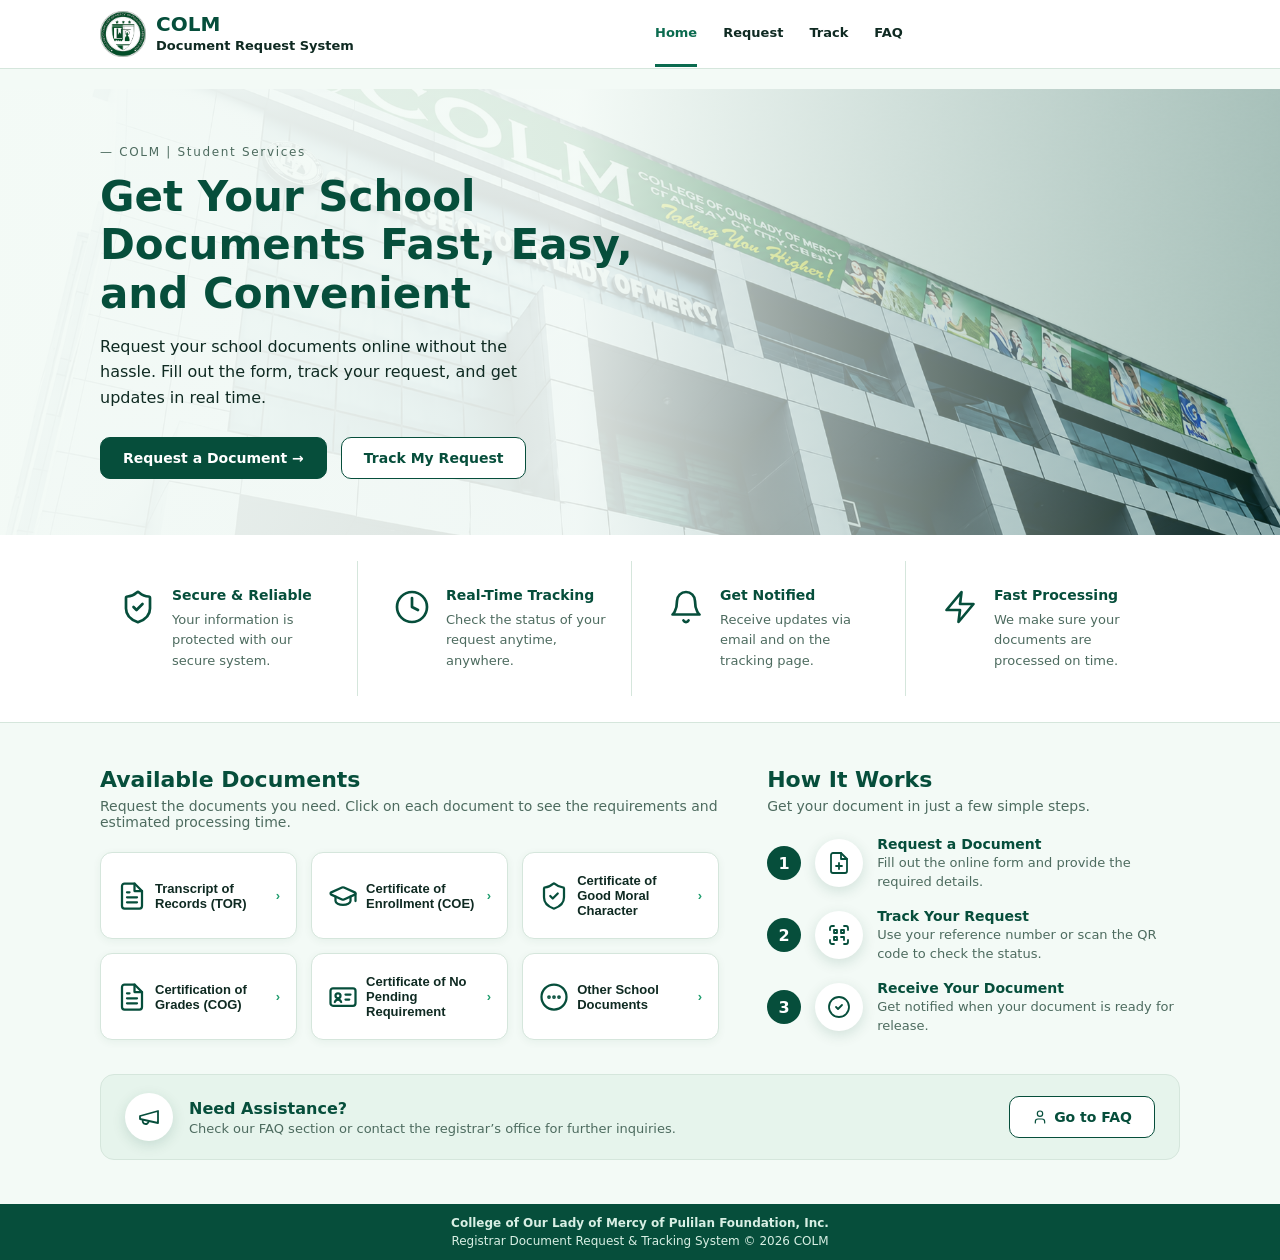
<file: index.html>
<!DOCTYPE html>
<html lang="en"><head><meta charset="UTF-8"><meta http-equiv="refresh" content="0; url=frontend/index.html"><title>COLM Document Request System</title></head>
<body><a href="frontend/index.html">Continue to COLM document requests</a></body></html>
</file>
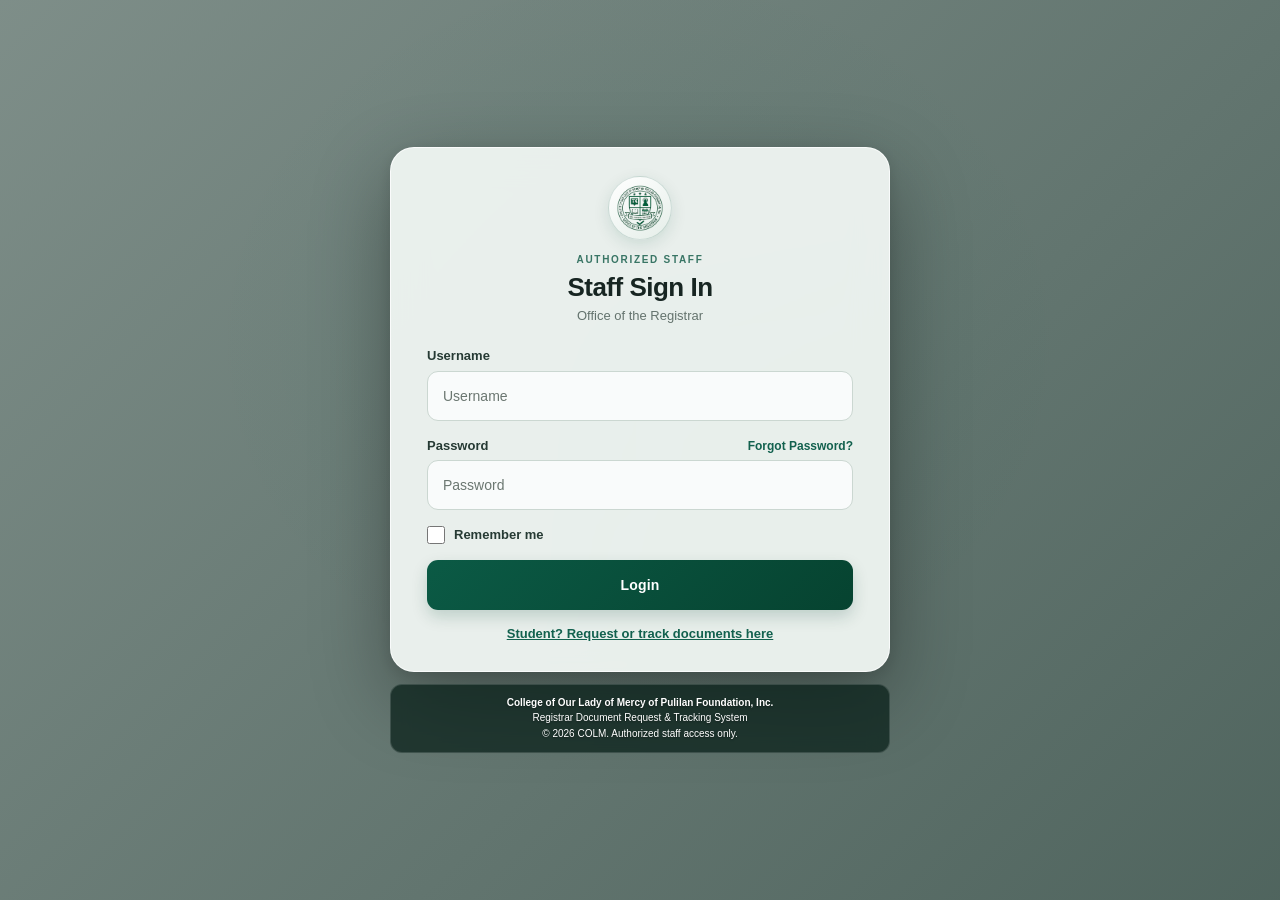
<file: admin/index.html>
<!DOCTYPE html>
<html lang="en"><head><meta charset="UTF-8"><meta http-equiv="refresh" content="0; url=../frontend/login.html"><title>COLM Admin</title></head>
<body><a href="../frontend/login.html">Continue to admin sign in</a></body></html>
</file>
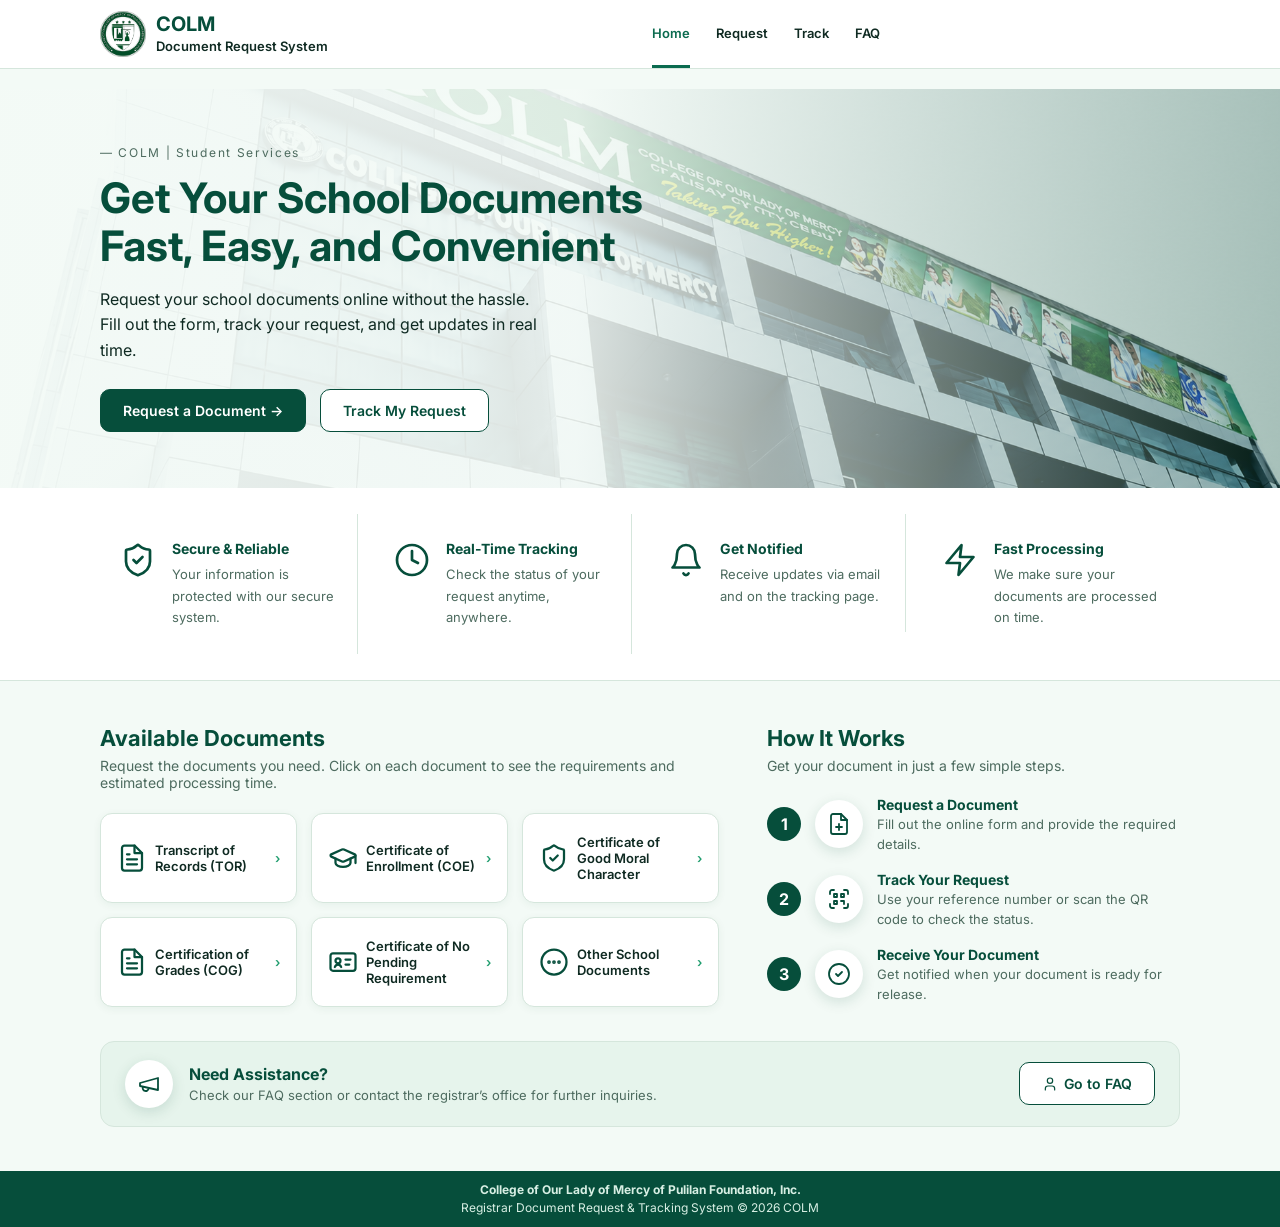
<file: frontend/index.html>
<!DOCTYPE html>
<html lang="en">
<head>
<meta charset="UTF-8">
<meta name="viewport" content="width=device-width, initial-scale=1.0">
<title>COLM Document Request System</title>
<meta name="description" content="Request school documents online from COLM and track the status of your request.">
<link rel="icon" href="assets/images/colm_logo.png">
<link href="https://fonts.googleapis.com/css2?family=Inter:wght@400;500;600;700&display=swap" rel="stylesheet">
<link rel="stylesheet" href="css/landing.css?v=14">
<style>
#reqForm button[type="submit"][data-state="checking"]{opacity:.9;cursor:progress}
#reqForm button[type="submit"][data-state="ok"]{background:#1b7f4b;border-color:#1b7f4b;color:#fff}
#reqForm button[type="submit"][data-state="error"]{background:#b3261e;border-color:#b3261e;color:#fff}
.req-spin{display:inline-block;width:14px;height:14px;margin-right:8px;border:2px solid currentColor;border-right-color:transparent;border-radius:50%;vertical-align:-2px;animation:reqspin .7s linear infinite}
.req-spin.big{width:34px;height:34px;margin:0 0 14px;color:#0b4f3a;border-width:3px}
@keyframes reqspin{to{transform:rotate(360deg)}}
/* The next step opens inside this same dialog (same backdrop), so it stays "here" as an overlay. */
dialog.req-dlg.wizard{width:min(980px,96vw);max-width:none;padding:0;background:transparent;box-shadow:none;border-radius:0;overflow:visible}
dialog.req-dlg.wizard>.dh,dialog.req-dlg.wizard>#reqForm,dialog.req-dlg.wizard>.dx{display:none}
.next-step-card{position:absolute;top:50%;left:50%;transform:translate(-50%,-50%);padding:28px 36px;border-radius:16px;background:#fff;text-align:center;box-shadow:0 24px 64px rgba(0,0,0,.35);color:#0b4f3a;font-weight:600}
.next-step-card p{margin:0}
.next-step-frame{display:block;position:relative;width:100%;height:min(90vh,900px);border:0;background:transparent;opacity:0;transition:opacity .2s}
.next-step-frame.ready{opacity:1}
</style>
</head>
<body>
<svg width="0" height="0" style="position:absolute" aria-hidden="true"><defs>
<symbol id="i-file" viewBox="0 0 24 24"><path d="M14 2H6a2 2 0 0 0-2 2v16a2 2 0 0 0 2 2h12a2 2 0 0 0 2-2V8z"/><path d="M14 2v6h6M16 13H8M16 17H8M10 9H8"/></symbol>
<symbol id="i-fileplus" viewBox="0 0 24 24"><path d="M14 2H6a2 2 0 0 0-2 2v16a2 2 0 0 0 2 2h12a2 2 0 0 0 2-2V8z"/><path d="M14 2v6h6M12 18v-6M9 15h6"/></symbol>
<symbol id="i-cap" viewBox="0 0 24 24"><path d="M21.4 10.9a1 1 0 0 0 0-1.8L12.8 5.2a2 2 0 0 0-1.6 0L2.6 9.1a1 1 0 0 0 0 1.8l8.6 3.9a2 2 0 0 0 1.6 0z"/><path d="M22 10v6M6 12.5V16a6 3 0 0 0 12 0v-3.5"/></symbol>
<symbol id="i-shield" viewBox="0 0 24 24"><path d="M20 13c0 5-3.5 7.5-7.7 9a1 1 0 0 1-.7 0C7.5 20.5 4 18 4 13V6a1 1 0 0 1 1-1c2 0 4.5-1.2 6.2-2.7a1.2 1.2 0 0 1 1.5 0C14.5 3.8 17 5 19 5a1 1 0 0 1 1 1z"/><path d="m9 12 2 2 4-4"/></symbol>
<symbol id="i-clock" viewBox="0 0 24 24"><circle cx="12" cy="12" r="10"/><path d="M12 6v6l4 2"/></symbol>
<symbol id="i-bell" viewBox="0 0 24 24"><path d="M6 8a6 6 0 0 1 12 0c0 7 3 9 3 9H3s3-2 3-9M10.3 21a1.9 1.9 0 0 0 3.4 0"/></symbol>
<symbol id="i-bolt" viewBox="0 0 24 24"><path d="M13 2 3 14h9l-1 8 10-12h-9z"/></symbol>
<symbol id="i-idcard" viewBox="0 0 24 24"><rect x="2" y="5" width="20" height="14" rx="2"/><circle cx="8" cy="11" r="2"/><path d="M5.5 16c.5-1.5 1.7-2 2.5-2s2 .5 2.5 2M14 10h4M14 14h3"/></symbol>
<symbol id="i-more" viewBox="0 0 24 24"><circle cx="12" cy="12" r="10"/><circle cx="8" cy="12" r=".6"/><circle cx="12" cy="12" r=".6"/><circle cx="16" cy="12" r=".6"/></symbol>
<symbol id="i-qr" viewBox="0 0 24 24"><path d="M3 7V5a2 2 0 0 1 2-2h2M17 3h2a2 2 0 0 1 2 2v2M21 17v2a2 2 0 0 1-2 2h-2M7 21H5a2 2 0 0 1-2-2v-2"/><rect x="7" y="7" width="3" height="3"/><rect x="14" y="7" width="3" height="3"/><rect x="7" y="14" width="3" height="3"/><path d="M14 14h3v3"/></symbol>
<symbol id="i-check" viewBox="0 0 24 24"><circle cx="12" cy="12" r="10"/><path d="m9 12 2 2 4-4"/></symbol>
<symbol id="i-mega" viewBox="0 0 24 24"><path d="m3 11 18-5v12L3 14z"/><path d="M11.6 16.8a3 3 0 1 1-5.8-1.6"/></symbol>
<symbol id="i-user" viewBox="0 0 24 24"><path d="M19 21v-2a4 4 0 0 0-4-4H9a4 4 0 0 0-4 4v2"/><circle cx="12" cy="7" r="4"/></symbol>
<symbol id="i-award" viewBox="0 0 24 24"><circle cx="12" cy="8" r="6"/><path d="m15.5 12.9 1.5 9.1-5-3-5 3 1.5-9.1"/></symbol>
<symbol id="i-chart" viewBox="0 0 24 24"><path d="M18 20V10M12 20V4M6 20v-6"/></symbol>
<symbol id="i-copy" viewBox="0 0 24 24"><rect x="9" y="9" width="13" height="13" rx="2"/><path d="M5 15H4a2 2 0 0 1-2-2V4a2 2 0 0 1 2-2h9a2 2 0 0 1 2 2v1"/></symbol>
<symbol id="i-exit" viewBox="0 0 24 24"><path d="M9 21H5a2 2 0 0 1-2-2V5a2 2 0 0 1 2-2h4M16 17l5-5-5-5M21 12H9"/></symbol>
<symbol id="i-brief" viewBox="0 0 24 24"><rect x="2" y="7" width="20" height="14" rx="2"/><path d="M16 21V5a2 2 0 0 0-2-2h-4a2 2 0 0 0-2 2v16"/></symbol>
<symbol id="i-flag" viewBox="0 0 24 24"><path d="M4 15s1-1 4-1 5 2 8 2 4-1 4-1V3s-1 1-4 1-5-2-8-2-4 1-4 1zM4 22v-7"/></symbol>
<symbol id="i-book" viewBox="0 0 24 24"><path d="M2 3h6a4 4 0 0 1 4 4v14a3 3 0 0 0-3-3H2zM22 3h-6a4 4 0 0 0-4 4v14a3 3 0 0 1 3-3h7z"/></symbol>
<symbol id="i-clip" viewBox="0 0 24 24"><rect x="8" y="2" width="8" height="4" rx="1"/><path d="M16 4h2a2 2 0 0 1 2 2v14a2 2 0 0 1-2 2H6a2 2 0 0 1-2-2V6a2 2 0 0 1 2-2h2"/></symbol>
<symbol id="i-folder" viewBox="0 0 24 24"><path d="M22 19a2 2 0 0 1-2 2H4a2 2 0 0 1-2-2V5a2 2 0 0 1 2-2h5l2 3h9a2 2 0 0 1 2 2z"/></symbol>
</defs></svg>
<header><div class="wrap bar">
  <a class="brand" href="#home" onclick="event.preventDefault(); closeAll(); document.getElementById('home').scrollIntoView({behavior:'smooth', block:'start'}); return false;"><img src="assets/images/colm_logo.png" alt="COLM logo"><div><b>COLM</b><span>Document Request System</span></div></a>
  <nav>
    <a class="on" href="#home" onclick="event.preventDefault(); closeAll(); document.getElementById('home').scrollIntoView({behavior:'smooth', block:'start'}); return false;">Home</a><a href="#request" data-open="all" onclick="event.preventDefault(); openAll(); return false;">Request</a><a href="#track" onclick="event.preventDefault(); openTrack(); return false;">Track</a>
    <a href="#faq" onclick="event.preventDefault(); openFaq(); return false;">FAQ</a>
  </nav>
  <a class="staff-login-secret" id="staffLoginSecret" href="login.html" hidden>Staff login</a>
</div></header>

<div class="request-panel-shell" id="requestModuleWrapper">
  <div id="allDlg" class="request-all-panel" hidden>
    <div class="allhead"><div><h3>Request a Document</h3><p>Browse available documents and start a request.</p></div><button class="x" type="button" aria-label="Close" onclick="closeAll()">×</button></div>
    <input id="q" type="search" placeholder="Search documents…" aria-label="Search documents">
    <div class="doc-grid" id="allDocs"></div>
    <p class="none" id="none" hidden>No documents match your search.</p>
  </div>
</div>

<div class="track-panel-shell" id="trackModuleWrapper">
  <section class="track-panel" id="track" hidden aria-labelledby="trackTitle">
    <div class="track-window">
      <div class="track-topbar">
        <img src="assets/images/colm_registrar_logo.png" alt="" class="track-seal">
        <button class="x" type="button" aria-label="Close" onclick="closeTrack()">×</button>
      </div>
      <div class="track-head">
        <h2 id="trackTitle">Track Your Request</h2>
        <p class="track-number" id="trackSubtitle">Enter your tracking number to see where your request is.</p>
      </div>
      <form class="track-lookup" id="trackForm" novalidate>
        <div class="track-input-row">
          <input id="trackRefInput" type="text" placeholder="Enter your reference number" aria-label="Reference number" autocomplete="off">
          <input id="trackEmailInput" type="email" placeholder="Email used in the request" aria-label="Email used in the request" autocomplete="email">
          <button type="submit" class="btn fill" id="trackLookupBtn">Track</button>
        </div>
        <p id="trackLookupMsg" class="track-lookup-msg" aria-live="polite"></p>
      </form>
      <div class="track-card is-empty" id="trackCard">
        <div class="timeline" id="statusTimeline"></div>
        <aside class="track-details" id="trackDetails" aria-live="polite"></aside>
      </div>
      <div class="updated-row"><span>Updated:</span><time id="trackUpdated">—</time></div>
    </div>
  </section>
</div>

<div class="track-panel-shell" id="faqModuleWrapper">
  <section class="track-panel faq-panel" id="faqPanel" hidden aria-labelledby="faqTitle">
    <div class="track-window">
      <div class="track-topbar">
        <img src="assets/images/colm_registrar_logo.png" alt="" class="track-seal">
        <button class="x" type="button" aria-label="Close" onclick="closeFaq()">×</button>
      </div>
      <div class="track-head">
        <h2 id="faqTitle">Frequently Asked Questions</h2>
        <p class="track-number">Quick answers about requesting documents.</p>
      </div>
      <div class="faq-groups">
        <section class="faq-cat" aria-label="Requesting Documents">
          <h3>Requesting Documents</h3>
          <details><summary>What documents can I request?</summary><p>You can request the Transcript of Records (₱250), Honorable Dismissal (₱350), Diploma (₱500), Certified True Copy of Academic Record (₱50), and these ₱100 documents:</p><ul><li>Certificate of Enrollment (COE)</li><li>Certificate of Good Moral Character</li><li>Certification of Grades (COG)</li><li>Certificate of No Pending Requirement</li><li>Certificate of Registration (COR)</li><li>Certificate of Graduation</li><li>Certificate of Units Earned</li><li>Certificate of General Weighted Average (GWA)</li><li>Internship/Training Certification</li><li>NSTP/CWTS-related Certification</li><li>Other Certifications</li></ul><p>See the Available Documents on the Home page for the full list.</p></details>
          <details><summary>How do I request a document?</summary><p>Log in to your student account, open the Document Catalog, and choose the document. Fill out the form, upload the files it asks for, choose how you will pay and how you will receive it, then submit. You will get a reference number (your Request ID) and a QR code for your request.</p></details>
          <details><summary>What requirements do I need?</summary><p>It depends on the document:</p><ul><li><b>Student verification</b> (most certificates): the system checks your student record. You only upload the files it asks for.</li><li><b>Accomplished request form</b> (Transcript of Records and Honorable Dismissal).</li><li><b>Certified True Copy:</b> the record to be certified, or a signed request form.</li><li><b>Diploma:</b> bring the physical payment receipt when you claim it.</li></ul><p>Click a document on the Home page to see its exact requirements. Every file you upload is checked: it must be readable, complete, the right document, and show your name.</p></details>
        </section>
        <section class="faq-cat" aria-label="Request Status">
          <h3>Request Status</h3>
          <details><summary>How can I track my request?</summary><p>Use the Track page: enter your reference number from your request slip or QR code. You can also log in and open My Requests to see all your requests and their status.</p></details>
          <details><summary>What do the request statuses mean?</summary><ul><li><b>Pending:</b> your request was received.</li><li><b>Under Verification:</b> your documents and payment are being checked.</li><li><b>Needs Correction:</b> something must be fixed. Open the request, read the reason, and upload the correct files.</li><li><b>Approved:</b> your document is being prepared or is ready for release.</li><li><b>Completed:</b> your document was released.</li><li><b>Rejected:</b> the request was not approved. See the remarks for the reason.</li></ul></details>
          <details><summary>How long does processing take?</summary><p>Most documents are processed on the same business day. The Transcript of Records and Diploma take 5–7 working days, and the Certificate of GWA takes 1–3 working days. The expected date is shown on your request.</p></details>
        </section>
        <section class="faq-cat" aria-label="Release & Claiming">
          <h3>Release & Claiming</h3>
          <details><summary>How will I know if my document is ready?</summary><p>You will get a notification in your account, and the status of your request changes to Approved (Ready for Release). Soft copies (for example COG and COR) can be downloaded from your dashboard once they are ready.</p></details>
          <details><summary>How can I claim my document?</summary><p>Go to the Registrar's Office on your claim date, between 9:00 A.M. and 4:00 P.M. only. Bring a valid ID and the hard copy of your payment receipt. Your request is marked Completed once it is released.</p></details>
          <details><summary>Can someone else claim it for me?</summary><p>Yes. Your representative must bring your ID and an authorization letter from you.</p></details>
        </section>
        <section class="faq-cat" aria-label="Problems & Support">
          <h3>Problems & Support</h3>
          <details><summary>What if I entered incorrect information?</summary><p>If the system or the Registrar finds a problem, your request becomes Needs Correction. Open it from My Requests, read what to fix, and upload the corrected files. If you already submitted and noticed a mistake yourself, contact the Registrar's Office as soon as possible, before your document is released.</p></details>
          <details><summary>What if I lost my Request ID?</summary><p>Log in and open My Requests. Your tracking number is listed beside every request, and the QR code and notifications also show it. If you cannot log in, visit the Registrar's Office with a valid ID.</p></details>
          <details><summary>What if my request is rejected?</summary><p>Open the request and read the remarks to see the reason. You can submit a new request once the rejected one is closed. If you already paid, contact the Registrar's Office to discuss the payment.</p></details>
        </section>
      </div>
    </div>
  </section>
</div>

<main id="home">
<section class="hero"><div class="wrap">
  <div>
    <p class="kick">— COLM | Student Services</p>
    <h1>Get Your School Documents Fast, Easy, and Convenient</h1>
    <p class="lead">Request your school documents online without the hassle. Fill out the form, track your request, and get updates in real time.</p>
    <div class="cta"><a class="btn fill" href="#request" data-open="all" onclick="event.preventDefault(); openAll(); return false;">Request a Document →</a><a class="btn" href="#track" onclick="event.preventDefault(); openTrack(); return false;">Track My Request</a></div>
  </div>
</div></section>

<div class="feat"><div class="wrap">
  <div><svg class="ic"><use href="#i-shield"/></svg><p><b>Secure &amp; Reliable</b><span>Your information is protected with our secure system.</span></p></div>
  <div><svg class="ic"><use href="#i-clock"/></svg><p><b>Real-Time Tracking</b><span>Check the status of your request anytime, anywhere.</span></p></div>
  <div><svg class="ic"><use href="#i-bell"/></svg><p><b>Get Notified</b><span>Receive updates via email and on the tracking page.</span></p></div>
  <div><svg class="ic"><use href="#i-bolt"/></svg><p><b>Fast Processing</b><span>We make sure your documents are processed on time.</span></p></div>
</div></div>

<section class="blk" id="request">
  <div class="wrap two">
    <div id="requirements">
      <h2>Available Documents</h2>
      <p class="sub">Request the documents you need. Click on each document to see the requirements and estimated processing time.</p>
      <div class="docs" id="docs"></div>
    </div>
    <div id="how-it-works">
      <h2>How It Works</h2>
      <p class="sub">Get your document in just a few simple steps.</p>
      <ol class="how">
        <li><em>1</em><div class="ico"><svg class="ic"><use href="#i-fileplus"/></svg></div><div><b>Request a Document</b><span>Fill out the online form and provide the required details.</span></div></li>
        <li><em>2</em><div class="ico"><svg class="ic"><use href="#i-qr"/></svg></div><div><b>Track Your Request</b><span>Use your reference number or scan the QR code to check the status.</span></div></li>
        <li><em>3</em><div class="ico"><svg class="ic"><use href="#i-check"/></svg></div><div><b>Receive Your Document</b><span>Get notified when your document is ready for release.</span></div></li>
      </ol>
    </div>
  </div>
  <div class="wrap"><div class="help"><div class="hl"><div class="ico"><svg class="ic"><use href="#i-mega"/></svg></div><div><b>Need Assistance?</b><span>Check our FAQ section or contact the registrar’s office for further inquiries.</span></div></div><a class="btn" href="#faq" onclick="event.preventDefault(); openFaq(); return false;"><svg class="ic sm"><use href="#i-user"/></svg>Go to FAQ</a></div></div>
</section>
</main>

<footer><strong>College of Our Lady of Mercy of Pulilan Foundation, Inc.</strong><br>Registrar Document Request &amp; Tracking System &copy; 2026 COLM</footer>

<dialog id="reqDlg" class="req-dlg" aria-labelledby="reqDlgTitle">
  <button class="x dx" id="reqX" type="button" aria-label="Close">×</button>
  <div class="dh"><i class="hic"><svg class="ic"><use href="#i-fileplus"/></svg></i><div><h3 id="reqDlgTitle">Request a Document</h3><p class="req-doc-name" id="reqDocName"></p></div></div>
  <form id="reqForm" novalidate>
    <div class="req-row">
      <div class="req-field"><label for="rfFirst">First Name</label>
        <input id="rfFirst" name="first_name" type="text" autocomplete="given-name" placeholder="First name" required></div>
      <div class="req-field"><label for="rfLast">Last Name</label>
        <input id="rfLast" name="last_name" type="text" autocomplete="family-name" placeholder="Last name" required></div>
    </div>
    <div class="req-field" id="rfIdWrap">
      <label for="rfId">Student ID</label>
      <input id="rfId" name="student_id" type="text" inputmode="numeric" pattern="[0-9\-]*" autocomplete="off" placeholder="e.g. 2026-10001" required>
    </div>
    <label for="rfCourse">Course</label>
    <select id="rfCourse" name="course" required>
      <option value="">Select course</option>
      <option>BSTM</option><option>BSA - Accountancy</option><option>BS AIS - Accounting Information System</option><option>BSBA FM - Financial Management</option><option>BSBA MM - Marketing Management</option><option>BSEntrep - Entrepreneurship</option><option>BSIT - Information Technology</option><option>BSCS - Computer Science</option><option>BSCRIM - Criminology</option><option>BSHM - Hospitality Management</option><option>BTVTE - Food and Service Management</option><option>BTVTE - Home Economics</option><option>BTVTE - Animal and Crop Science</option><option>BTLE - Home Economics</option><option>BTLE - Agri-Fishery</option><option>BSRT - Radiologic Technology</option>
    </select>
    <label for="rfYear">Year Level</label>
    <select id="rfYear" name="year_level" required disabled>
      <option value="">Select course first</option>
    </select>
    <label for="rfEmail">Email Address</label>
    <input id="rfEmail" name="email" type="email" autocomplete="email" placeholder="name@example.com" required>
    <p class="req-error" id="reqError" aria-live="polite"></p>
    <div class="req-actions"><button type="button" class="btn" id="reqCancel">Cancel</button><button type="submit" class="btn fill">Continue</button></div>
  </form>
</dialog>

<dialog id="dlg"><button class="x dx" id="dX" type="button" aria-label="Back to documents">×</button><div class="dh"><i class="hic"><svg class="ic"><use id="dU" href="#i-file"/></svg></i><h3 id="dT"></h3></div><p id="dD"></p><ul id="dR"></ul>
  <div class="meta"><span><b>Fee:</b> <span id="dF"></span></span><span><b>Processing:</b> <span id="dP"></span></span></div>
  <div class="cta"><button type="button" class="btn fill" id="dReq">Request this document</button></div></dialog>

<script>
// [name, description, requirements, fee, processing, icon, release methods]  (fees and days follow database/install.sql)
const SCH="Same business day";
const SOFT=["Softcopy","Hardcopy"],HARD=["Hardcopy"];
const D=[
["Transcript of Records (TOR)","Official consolidated academic transcript covering all course units, grades, and graduation credentials.",["Accomplished request form"],"₱250","5–7 working days","file",HARD],
["Certificate of Enrollment (COE)","Formal verification confirming active student status in the current semester.",["No additional requirements"],"₱100",SCH,"cap",HARD],
["Certificate of Good Moral Character","Attestation from the Office of Student Affairs and Registrar regarding discipline record.",["No additional requirements"],"₱100",SCH,"shield",HARD],
["Certification of Grades (COG)","Official certificate with the semester breakdown of subjects taken and grades obtained.",["No additional requirements"],"₱100",SCH,"file",SOFT],
["Certificate of No Pending Requirement","Certifies completion of all coursework, prerequisites, and thesis/internship requirements.",["No additional requirements"],"₱100",SCH,"idcard",HARD],
["Certificate of Registration (COR)","Certified copy of the official enrollment registration and scheduled course matrix.",["No additional requirements"],"₱100",SCH,"clip",SOFT],
["Certificate of Graduation","Official attestation confirming the degree earned and graduation date.",["No additional requirements"],"₱100",SCH,"award",HARD],
["Certificate of Units Earned","Statement indicating total credited collegiate units completed to date.",["No additional requirements"],"₱100",SCH,"book",HARD],
["Certificate of General Weighted Average (GWA)","Certification of overall cumulative grade point average across all completed semesters.",["No additional requirements"],"₱100","1–3 working days","chart",HARD],
["Honorable Dismissal","Official document permitting a student to transfer out and enroll in another collegiate institution.",["Accomplished request form"],"₱350",SCH,"exit",HARD],
["Certified True Copy of Academic Record","Registrar seal and dry stamp verifying the authenticity of submitted photocopies of records.",["Record to be certified, or a signed request form"],"₱50",SCH,"copy",HARD],
["Internship/Training Certification","Formal certification of completed on-the-job training (OJT) or practicum hours.",["No additional requirements"],"₱100",SCH,"brief",HARD],
["NSTP/CWTS-related Certification","Official certificate and serial number for completed National Service Training Program.",["No additional requirements"],"₱100",SCH,"flag",HARD],
["Other Certifications","Custom registrar certification for special academic or administrative situations.",["No additional requirements"],"₱100",SCH,"more",HARD],
["Diploma","Official hard-copy diploma. Bring the physical payment receipt when claiming your document.",["Physical payment receipt (when claiming)"],"₱500","5–7 working days","award",HARD]];
const SVG=n=>'<svg class="ic"><use href="#i-'+n+'"/></svg>';
const dlg=document.getElementById("dlg"),allDlg=document.getElementById("allDlg");
let shownDoc=null;
function show(d,fromAll){shownDoc=d;dT.textContent=d[0];dD.textContent=d[1];dR.innerHTML="";d[2].forEach(r=>{const l=document.createElement("li");l.textContent=r;dR.appendChild(l)});
 dF.textContent=d[3];dP.textContent=d[4];dU.setAttribute("href","#i-"+d[5]);dX.onclick=()=>{dlg.close();if(fromAll)openAll()};dlg.showModal()}
function setNavState(activeText) {
  const navLinks = [...document.querySelectorAll("header nav a")];
  navLinks.forEach(link => {
    const isActive = link.textContent.trim() === activeText;
    link.classList.toggle("on", isActive);
    link.classList.toggle("active", isActive);
  });
}

function closeAll(){
  const faqPanel=document.getElementById("faqPanel"); if(faqPanel){faqPanel.hidden=true; faqPanel.classList.remove("is-open");}
  allDlg.hidden=true; allDlg.classList.remove("is-open");
  const trackPanel=document.getElementById("track"); if(trackPanel){trackPanel.hidden=true; trackPanel.classList.remove("is-open");}
  const main=document.querySelector("main"); if(main) main.style.display="";
  setNavState("Home");
}
function closeTrack(){
  const faqPanel=document.getElementById("faqPanel"); if(faqPanel){faqPanel.hidden=true; faqPanel.classList.remove("is-open");}
  const trackPanel=document.getElementById("track"); if(trackPanel){trackPanel.hidden=true; trackPanel.classList.remove("is-open");}
  const main=document.querySelector("main"); if(main) main.style.display="";
  setNavState("Home");
}
function openAll(){
  const faqPanel=document.getElementById("faqPanel"); if(faqPanel){faqPanel.hidden=true; faqPanel.classList.remove("is-open");}
  const trackPanel=document.getElementById("track"); if(trackPanel){trackPanel.hidden=true; trackPanel.classList.remove("is-open");}
  q.value=""; filter();
  allDlg.hidden=false; allDlg.classList.add("is-open");
  const main=document.querySelector("main"); if(main) main.style.display="none";
  setNavState("Request");
  const target=document.getElementById("allDlg"); if(target){target.scrollIntoView({behavior:"smooth", block:"start"});}
}
function openTrack(){
  const faqPanel=document.getElementById("faqPanel"); if(faqPanel){faqPanel.hidden=true; faqPanel.classList.remove("is-open");}
  const trackPanel=document.getElementById("track");
  if(trackPanel){trackPanel.hidden=false; trackPanel.classList.add("is-open");}
  const main=document.querySelector("main"); if(main) main.style.display="none";
  const requestPanel=document.getElementById("allDlg"); if(requestPanel){requestPanel.hidden=true; requestPanel.classList.remove("is-open");}
  setNavState("Track");
  if(trackPanel){trackPanel.scrollIntoView({behavior:"smooth", block:"start"});}
}

function closeFaq(){
  const faqPanel=document.getElementById("faqPanel"); if(faqPanel){faqPanel.hidden=true; faqPanel.classList.remove("is-open");}
  const main=document.querySelector("main"); if(main) main.style.display="";
  setNavState("Home");
}
function openFaq(){
  const trackPanel=document.getElementById("track"); if(trackPanel){trackPanel.hidden=true; trackPanel.classList.remove("is-open");}
  const requestPanel=document.getElementById("allDlg"); if(requestPanel){requestPanel.hidden=true; requestPanel.classList.remove("is-open");}
  const faq=document.getElementById("faqPanel");
  if(faq){faq.hidden=false; faq.classList.add("is-open");}
  const main=document.querySelector("main"); if(main) main.style.display="none";
  setNavState("FAQ");
  if(faq){faq.scrollIntoView({behavior:"smooth", block:"start"});}
}

window.addEventListener("DOMContentLoaded", function(){
  const trackPanel=document.getElementById("track");
  if(trackPanel){trackPanel.hidden=true; trackPanel.classList.remove("is-open");}
  const requestPanel=document.getElementById("allDlg");
  if(requestPanel){requestPanel.hidden=true; requestPanel.classList.remove("is-open");}
  const main=document.querySelector("main");
  if(main) main.style.display="";
  const faqP=document.getElementById("faqPanel"); if(faqP){faqP.hidden=true; faqP.classList.remove("is-open");}
  setNavState("Home");
  renderTrack(null);
});
function card(d,fromAll,sub){const b=document.createElement("button");b.className="doc";b.type="button";
 b.innerHTML=SVG(d[5])+"<span><b></b>"+(sub?"<small></small>":"")+"</span><i>›</i>";
 b.querySelector("b").textContent=d[0];if(sub)b.querySelector("small").textContent=d[3]+" · "+d[4];
 b.onclick=()=>{if(fromAll)closeAll();show(d,fromAll)};return b}
// home grid: first five documents + "Other School Documents" (opens the full list)
D.slice(0,5).forEach(d=>docs.appendChild(card(d,false,false)));
const other=document.createElement("button");other.className="doc";other.type="button";other.innerHTML=SVG("more")+"<span><b>Other School Documents</b></span><i>›</i>";other.onclick=openAll;docs.appendChild(other);
// "Request a Document" module: every document
const esc=t=>String(t).replace(/[&<>"]/g,c=>({"&":"&amp;","<":"&lt;",">":"&gt;",'"':"&quot;"}[c]));
const chk=t=>'<p class="meta-check">'+SVG("check")+" "+esc(t)+"</p>";
D.forEach((d,i)=>{const c=document.createElement("div");c.className="doc-item";c.dataset.n=d[0].toLowerCase();
 c.innerHTML='<div class="doc-card"><h3>'+esc(d[0])+'</h3><span class="doc-price">'+esc(d[3])+'</span><p class="doc-desc">'+esc(d[1])+'</p><button type="button" class="doc-request-btn" data-i="'+i+'">Select Document</button></div>'+
 '<div class="doc-card-meta"><p><strong>Processing Days:</strong> '+esc(d[4])+'</p><p class="meta-label"><strong>Requirements:</strong></p>'+d[2].map(chk).join("")+
 '<p class="meta-label"><strong>Available Released Method:</strong></p>'+d[6].map(chk).join("")+'</div>';allDocs.appendChild(c)});
// ---------- Request form (Select Document / Request this document) ----------
const reqDlg=document.getElementById("reqDlg"),reqForm=document.getElementById("reqForm"),reqError=document.getElementById("reqError");
let reqDoc=null;
function openRequestForm(d){
  reqDoc=d; reqForm.reset(); reqError.textContent=""; setGo("idle");
  const yr=document.getElementById("rfYear"); yr.innerHTML='<option value="">Select course first</option>'; yr.disabled=true; toggleStudentId();
  [...reqForm.elements].forEach(el=>el.classList&&el.classList.remove("invalid"));
  document.getElementById("reqDocName").textContent=d[0]+" · "+d[3];
  if(dlg.open) dlg.close();
  reqDlg.showModal();
  document.getElementById("rfFirst").focus();
}

const YEAR_OPTIONS=["First Year","Second Year","Third Year","Fourth Year","Graduate / Alumni"];
document.getElementById("rfCourse").addEventListener("change",e=>{
  const yr=document.getElementById("rfYear"),has=!!e.target.value;
  yr.innerHTML='<option value="">'+(has?"Select year level":"Select course first")+'</option>'+(has?YEAR_OPTIONS.map(y=>"<option>"+y+"</option>").join(""):"");
  yr.disabled=!has;
  toggleStudentId();
});
function toggleStudentId(){
  const alumni=document.getElementById("rfYear").value==="Graduate / Alumni";
  const wrap=document.getElementById("rfIdWrap"),id=document.getElementById("rfId");
  wrap.hidden=alumni; id.required=!alumni; id.disabled=alumni;
  if(alumni){id.value="";id.classList.remove("invalid");}
}
document.getElementById("rfYear").addEventListener("change",toggleStudentId);
// Student ID: numbers only (a dash is allowed because the school IDs look like 2026-10001)
document.getElementById("rfId").addEventListener("input",e=>{e.target.value=e.target.value.replace(/[^0-9-]/g,"");});
document.getElementById("reqX").onclick=document.getElementById("reqCancel").onclick=()=>reqDlg.close();
document.getElementById("dReq").onclick=()=>{ if(shownDoc) openRequestForm(shownDoc); };
allDocs.addEventListener("click",e=>{const b=e.target.closest(".doc-request-btn"); if(b) openRequestForm(D[+b.dataset.i]);});
reqForm.addEventListener("submit",e=>{
  e.preventDefault();
  const f=Object.fromEntries(new FormData(reqForm).entries());
  Object.keys(f).forEach(k=>f[k]=String(f[k]).trim());
  let bad=null;
  [...reqForm.elements].filter(el=>el.name&&el.name!=="student_id"||(el.name==="student_id"&&!el.disabled)).forEach(el=>{
    const empty=!f[el.name]; const mail=el.name==="email"&&f.email&&!/^[^\s@]+@[^\s@]+\.[^\s@]+$/.test(f.email);
    el.classList.toggle("invalid",empty||mail); if((empty||mail)&&!bad) bad=el;
  });
  if(bad){reqError.textContent=bad.name==="email"&&f.email?"Please enter a valid email address.":"Please fill out all fields.";bad.focus();return;}
  reqError.textContent="";
  setGo("checking");
  const ctl=new AbortController(),timer=setTimeout(()=>ctl.abort(),20000);
  fetch("../api/guest_start.php",{method:"POST",credentials:"same-origin",signal:ctl.signal,headers:{"Content-Type":"application/json",Accept:"application/json"},body:JSON.stringify(f)})
    .then(r=>r.json().catch(()=>null).then(d=>({r,d,ok:r.ok&&d&&d.ok!==false})))
    .then(({r,d,ok})=>{
      clearTimeout(timer);
      if(!ok){fail((d&&d.error)||"The server sent an unexpected reply (HTTP "+r.status+"). Please try again.");return;}
      if(d.otp_required){showCodeStep(d.message);return;}
      setGo("ok");
      // The next step (the request wizard) opens with this document already chosen.
      try{sessionStorage.setItem("colmRequestDraft",JSON.stringify({document:reqDoc[0]}));}catch(err){}
      setTimeout(showNextStepOverlay,400);          // the next step opens right here, on top of this page
    })
    .catch(err=>{
      clearTimeout(timer);
      fail(err&&err.name==="AbortError"?"The server is taking too long to answer. Check that Apache and MySQL are running, then try again.":"Cannot reach the server. Check your connection and try again.");
    });
});

// Step 2 of the email check: a code box appears under the form. The same Continue button then sends the code.
function showCodeStep(message){
  let box=document.getElementById("rfCodeWrap");
  if(!box){
    box=document.createElement("label");box.id="rfCodeWrap";box.className="req-field";
    box.innerHTML='Verification code (check your email)<input name="code" id="rfCode" inputmode="numeric" maxlength="6" autocomplete="one-time-code" placeholder="6-digit code"><button type="button" class="btn" id="rfResend" style="margin-top:6px">Send a new code</button>';
    reqForm.insertBefore(box,goBtn.parentElement===reqForm?goBtn:goBtn.parentElement);
  }
  document.getElementById("rfResend").onclick=()=>{box.remove();setGo("idle");reqForm.requestSubmit();};   // the server allows one email per minute
  document.getElementById("rfCode").value="";
  document.getElementById("rfCode").focus();
  reqError.textContent=message;
  setGo("idle");goBtn.innerHTML="Verify and continue";
}

// The Continue button shows where the check is: Continue -> Verifying... -> Verified (or Try again when something is wrong).
const goBtn=reqForm.querySelector('button[type="submit"]');
const GO_TEXT={idle:"Continue",checking:'<span class="req-spin" aria-hidden="true"></span>Verifying...',ok:"Verified \u2713",error:"Try again"};
function setGo(state){
  goBtn.dataset.state=state;
  goBtn.disabled=state==="checking"||state==="ok";
  goBtn.innerHTML=GO_TEXT[state];
}
function fail(message){reqError.textContent=message;setGo("error");}
// Changing any field after an error puts the button back to Continue.
reqForm.addEventListener("input",()=>{if(goBtn.dataset.state==="error"){setGo("idle");reqError.textContent="";}});
reqForm.addEventListener("change",()=>{if(goBtn.dataset.state==="error"){setGo("idle");reqError.textContent="";}});
let nextFrame=null,nextLoader=null;
function removeNextStep(){
  if(nextFrame){nextFrame.remove();nextFrame=null;}
  if(nextLoader){nextLoader.remove();nextLoader=null;}
}
function showNextStepOverlay(){
  removeNextStep();
  reqDlg.classList.add("wizard");                // same dialog and backdrop: only its content changes
  if(!reqDlg.open) reqDlg.showModal();
  const loader=document.createElement("div");
  loader.className="next-step-card";
  loader.innerHTML='<span class="req-spin big" aria-hidden="true"></span><p>Opening your request form...</p>';
  // The request wizard (student.html) is shown inside the dialog; the address bar stays on index.html.
  const fr=document.createElement("iframe");
  fr.className="next-step-frame"; fr.title="Document Request Form"; fr.src="student.html";
  fr.addEventListener("load",()=>fr.classList.add("ready"));
  reqDlg.append(loader,fr);
  nextLoader=loader; nextFrame=fr;
}
// Messages from the wizard: it is ready (hide the loader), or it asks to be closed (Cancel / Back to Home).
window.addEventListener("message",e=>{
  if(e.origin!==location.origin||!e.data) return;
  if(e.data.colmReady===true){if(nextLoader){nextLoader.remove();nextLoader=null;}return;}
  if(e.data.colmClose===true&&reqDlg.classList.contains("wizard")) reqDlg.close();
});
// Esc must not throw away a request that is half filled in.
reqDlg.addEventListener("cancel",e=>{if(reqDlg.classList.contains("wizard")) e.preventDefault();});
reqDlg.addEventListener("close",()=>{removeNextStep();reqDlg.classList.remove("wizard");setGo("idle");});

function filter(){const t=q.value.trim().toLowerCase();let n=0;[...allDocs.children].forEach(c=>{const ok=!t||c.dataset.n.includes(t);c.hidden=!ok;if(ok)n++});none.hidden=n>0}
q.addEventListener("input",filter);

// ---------- Track page ----------
// No request is loaded by default (empty state). renderTrack(null) = empty, renderTrack({...}) = a real request.
const TRACK_ICONS={
  submitted:'<svg viewBox="0 0 24 24"><path d="M14 2H6a2 2 0 0 0-2 2v16a2 2 0 0 0 2 2h12a2 2 0 0 0 2-2V8z"/><path d="M14 2v6h6M16 13H8M16 17H8"/></svg>',
  verification:'<svg viewBox="0 0 24 24"><circle cx="11" cy="11" r="7"/><path d="m21 21-4.3-4.3"/></svg>',
  processing:'<svg viewBox="0 0 24 24"><circle cx="12" cy="12" r="3"/><path d="M19.4 15a1.7 1.7 0 0 0 .3 1.8l.1.1a2 2 0 1 1-2.8 2.8l-.1-.1a1.7 1.7 0 0 0-1.8-.3 1.7 1.7 0 0 0-1 1.5V21a2 2 0 1 1-4 0v-.1a1.7 1.7 0 0 0-1.1-1.5 1.7 1.7 0 0 0-1.8.3l-.1.1a2 2 0 1 1-2.8-2.8l.1-.1a1.7 1.7 0 0 0 .3-1.8 1.7 1.7 0 0 0-1.5-1H3a2 2 0 1 1 0-4h.1a1.7 1.7 0 0 0 1.5-1.1 1.7 1.7 0 0 0-.3-1.8l-.1-.1a2 2 0 1 1 2.8-2.8l.1.1a1.7 1.7 0 0 0 1.8.3H9a1.7 1.7 0 0 0 1-1.5V3a2 2 0 1 1 4 0v.1a1.7 1.7 0 0 0 1 1.5 1.7 1.7 0 0 0 1.8-.3l.1-.1a2 2 0 1 1 2.8 2.8l-.1.1a1.7 1.7 0 0 0-.3 1.8V9a1.7 1.7 0 0 0 1.5 1H21a2 2 0 1 1 0 4h-.1a1.7 1.7 0 0 0-1.5 1z"/></svg>',
  ready:'<svg viewBox="0 0 24 24"><path d="M3 7h11v9H3zM14 10h4l3 3v3h-7"/><circle cx="7.5" cy="17.5" r="1.8"/><circle cx="17.5" cy="17.5" r="1.8"/></svg>'
};
const TRACK_STEPS=[
  {key:"submitted",    label:"Submitted",         description:"Your request was received by the Registrar."},
  {key:"verification", label:"Verification",      description:"Your documents are being verified by the Registrar's Office."},
  {key:"processing",   label:"Processing",        description:"Your request is being processed and prepared."},
  {key:"ready",        label:"Ready for Release", description:"Your document is ready to be released."}
];
const TRACK_PROGRESS={submitted:25,verification:45,processing:72,ready:100};
const trackEsc=t=>String(t==null?"":t).replace(/[&<>"]/g,c=>({"&":"&amp;","<":"&lt;",">":"&gt;",'"':"&quot;"}[c]));
const trackDate=v=>{if(!v)return "";const d=new Date(v);return isNaN(d)?String(v):d.toLocaleDateString([],{month:"short",day:"numeric"});};

function renderTrack(req){
  const timeline=document.getElementById("statusTimeline");
  const details=document.getElementById("trackDetails");
  const card=document.getElementById("trackCard");
  const subtitle=document.getElementById("trackSubtitle");
  const updated=document.getElementById("trackUpdated");
  if(!timeline||!details) return;

  const order=TRACK_STEPS.map(s=>s.key);
  const hasReq=!!req;
  const current=hasReq?Math.max(0,order.indexOf(req.status)):-1;
  card.classList.toggle("is-empty",!hasReq);

  timeline.innerHTML='<span class="timeline-rail" aria-hidden="true"></span>'+TRACK_STEPS.map((step,i)=>{
    const done=hasReq&&(i<current||(req.status==="ready"&&i===current));
    const active=hasReq&&i===current&&!done;
    const cls=done?"is-complete":active?"is-active":"is-pending";
    const date=hasReq&&req.dates?trackDate(req.dates[step.key]):"";
    const sub=done?"Completed":active
      ?(req.status==="completed"?"Completed":req.status==="rejected"?"Stopped":req.status==="needs_correction"?"Action Needed":"In Progress")
      :"";
    return `<div class="timeline-step ${cls}"${active?' aria-current="step"':''}>
      <span class="step-node" aria-hidden="true">${done?'<svg viewBox="0 0 24 24"><path d="m5 12 5 5 9-10"/></svg>':''}</span>
      <div class="step-pill">
        <span class="step-ico" aria-hidden="true">${TRACK_ICONS[step.key]}</span>
        <span class="step-text"><strong>${step.label}</strong>${sub?`<small>${sub}</small>`:''}</span>
        <span class="step-date">${trackEsc(date)}</span>
      </div>
    </div>`;
  }).join("");

  if(!hasReq){
    subtitle.textContent="Enter your tracking number to see where your request is.";
    updated.textContent="—";
    details.innerHTML=`<div class="track-empty">
      <span class="track-empty-ico" aria-hidden="true"><svg viewBox="0 0 24 24"><circle cx="11" cy="11" r="7"/><path d="m21 21-4.3-4.3"/></svg></span>
      <h3>No request yet</h3>
      <p>Once you enter a tracking number, the status, progress and expected completion date of your request will show here.</p>
      <p class="track-empty-hint">You can find the tracking number on your request slip or in the QR code you received after submitting.</p>
    </div>`;
    return;
  }

  const step=TRACK_STEPS[current];
  const pct=TRACK_PROGRESS[req.status]||0;
  const statusText=req.statusLabel|| (req.status==="ready"?"Ready":"In Progress");
  subtitle.textContent="Tracking #"+req.requestNo;
  details.innerHTML=`<h3>${step.label}</h3>
    <dl class="track-facts">
      <dt>Status:</dt><dd>${statusText}</dd>
      <dt>Details:</dt><dd>${trackEsc(req.description||step.description)}</dd>
      ${req.documentName?`<dt>Document:</dt><dd>${trackEsc(req.documentName)}</dd>`:''}
      <dt>Status summary:</dt><dd class="track-pct"><span>${pct}%</span></dd>
    </dl>
    <div class="track-bar" role="progressbar" aria-valuemin="0" aria-valuemax="100" aria-valuenow="${pct}"><i style="width:${pct}%"></i></div>
    <dl class="track-facts">
      <dt>Expected Completion:</dt><dd>${trackEsc(req.completionDate||"To be announced")}</dd>
      <dt>Contact:</dt><dd class="track-contact"><span class="contact-ico" aria-hidden="true"><svg viewBox="0 0 24 24"><path d="M19 21v-2a4 4 0 0 0-4-4H9a4 4 0 0 0-4 4v2"/><circle cx="12" cy="7" r="4"/></svg></span><span><b>${trackEsc(req.contact||"Registrar's Office")}</b><small>${trackEsc(req.contactRole||"COLM Registrar")}</small></span></dd>
    </dl>`;
  updated.textContent=req.updatedAt?new Date(req.updatedAt).toLocaleString([],{month:"short",day:"numeric",year:"numeric",hour:"numeric",minute:"2-digit"}):"—";
}

// Looks up the tracking number on the server; status details are shown only for a matching request.
async function lookupTrack(ref){
  const value=String(ref||"").trim();
  const msg=document.getElementById("trackLookupMsg");
  const input=document.getElementById("trackRefInput");
  const say=(text,isError)=>{msg.textContent=text;msg.classList.toggle("error",!!isError);};
  if(!value){say("Please enter your tracking number.",true);renderTrack(null);input.focus();return;}
  say("Looking for your request…");
  try{
    const email=(document.getElementById("trackEmailInput").value||"").trim();
    if(!email){say("Please enter the email you used in the request.",true);renderTrack(null);return;}
    const res=await fetch("../api/track.php?ref="+encodeURIComponent(value)+"&email="+encodeURIComponent(email),{credentials:"same-origin",headers:{Accept:"application/json"}});
    if(res.status===429){say("Too many tries. Please wait a few minutes and try again.",true);renderTrack(null);return;}
    if(res.status===404){say("No request matches that reference number and email. Please check your request slip.",true);renderTrack(null);return;}
    if(!res.ok) throw new Error("bad status");
    const data=await res.json();
    if(!data||!data.request){say("Tracking number not found. Please check your request slip.",true);renderTrack(null);return;}
    say("Request found.",false);
    renderTrack(data.request);
  }catch(e){
    say("Tracking is not available right now. Please try again later.",true);
    renderTrack(null);
  }
}

document.addEventListener("DOMContentLoaded",function(){
  const form=document.getElementById("trackForm");
  if(form) form.addEventListener("submit",function(e){e.preventDefault();lookupTrack(document.getElementById("trackRefInput").value);});
});
const brandHome=document.querySelector(".brand");
const staffLoginSecret=document.getElementById("staffLoginSecret");
let brandClicks=0,brandClickTimer;
brandHome.addEventListener("click",function(){
  brandClicks++;
  clearTimeout(brandClickTimer);
  if(brandClicks>=3){
    staffLoginSecret.hidden=false;
    staffLoginSecret.focus();
    brandClicks=0;
    return;
  }
  brandClickTimer=setTimeout(()=>{brandClicks=0;},2000);
});
renderTrack(null);
</script>
</body>
</html>
</file>
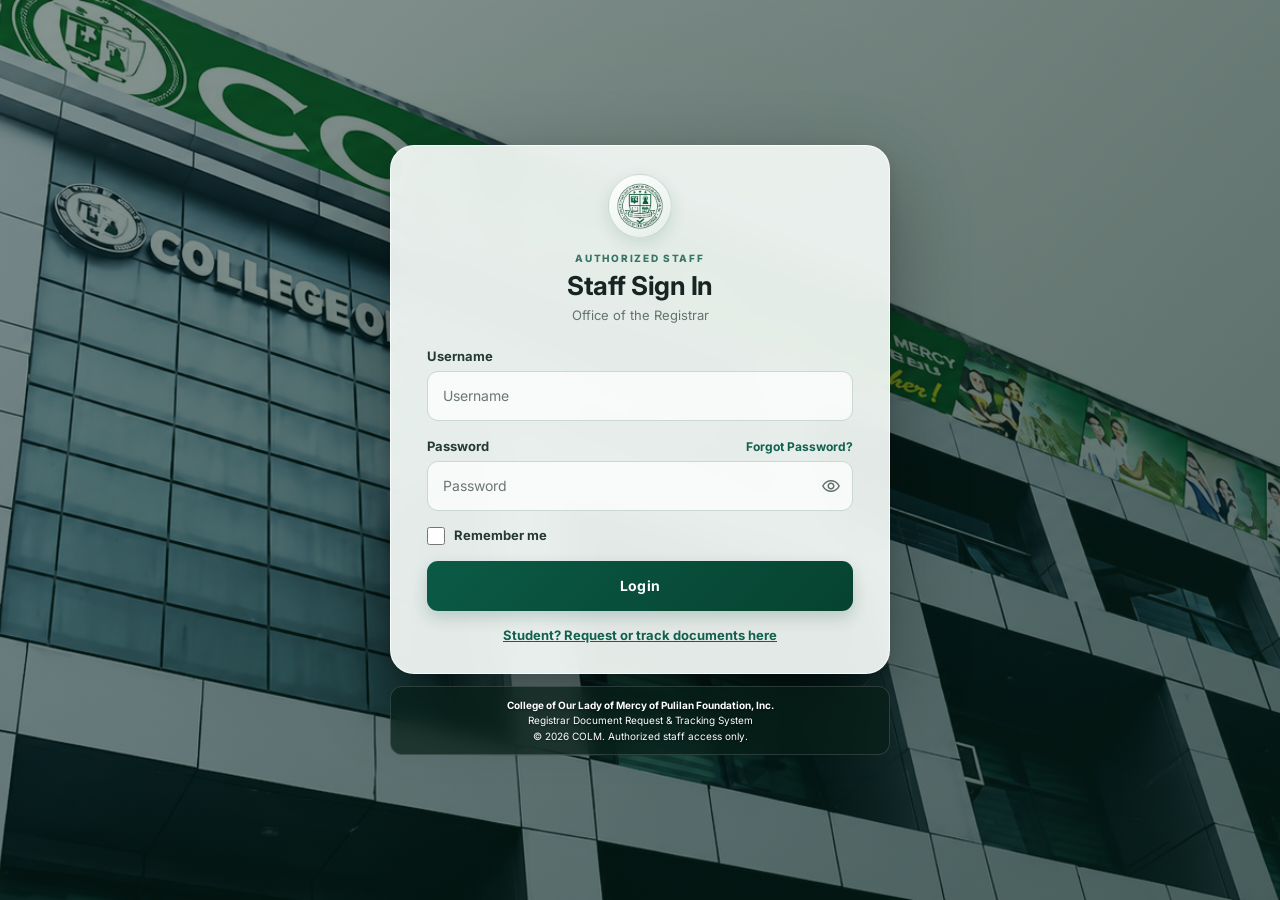
<file: admin.html>
<!DOCTYPE html>
<html lang="en">
<head>
  <meta charset="UTF-8">
  <title>COLM Admin</title>
  <!-- Works from the project root AND from the frontend/ folder: it always ends up on frontend/login.html. -->
  <script>
    window.location.replace(/\/frontend\//i.test(window.location.pathname) ? "login.html" : "frontend/login.html");
  </script>
  <noscript><meta http-equiv="refresh" content="0; url=frontend/login.html"></noscript>
</head>
<body><a href="frontend/login.html">Continue to admin sign in</a></body>
</html>
</file>
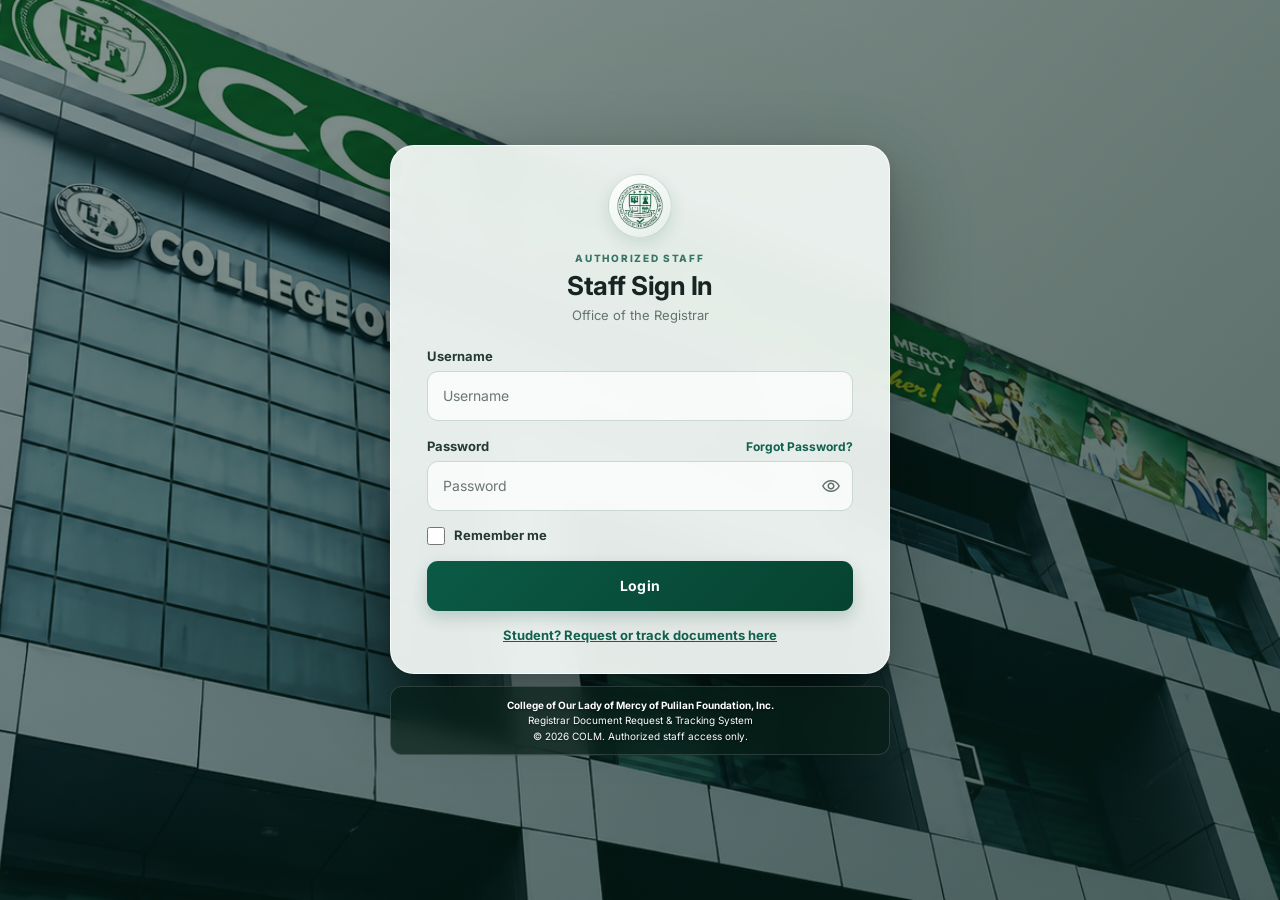
<file: frontend/login.html>
<!DOCTYPE html>
<html lang="en">
<head>
  <meta charset="UTF-8">
  <meta name="viewport" content="width=device-width, initial-scale=1.0">
  <title>Staff Sign In | COLM Registrar</title>
  <link rel="preconnect" href="https://fonts.googleapis.com">
  <link rel="preconnect" href="https://fonts.gstatic.com" crossorigin>
  <link href="https://fonts.googleapis.com/css2?family=Inter:wght@400;500;600;700&display=swap" rel="stylesheet">
  <link href="https://fonts.googleapis.com/css2?family=Material+Symbols+Rounded:opsz,wght,FILL,GRAD@20..48,400,0,0" rel="stylesheet">
  <link rel="stylesheet" href="css/style.css?v=5">
  <script>(function(){var d=document.documentElement;function ok(){d.classList.add('icons-ready');}if(!document.fonts||!document.fonts.load){ok();return;}document.fonts.load('20px "Material Symbols Rounded"','settings').then(function(f){if(f&&f.length)ok();}).catch(function(){});})();</script>
</head>
<body>
  <main class="login-view" id="loginView">
    <section class="login-panel" aria-labelledby="loginTitle">
      <div class="login-seal">
        <img src="assets/images/colm_registrar_logo.png" alt="College of Mercy of Pulilan Foundation registrar seal">
      </div>
      <form class="login-form" id="loginForm">
        <p class="login-kicker">AUTHORIZED STAFF</p>
        <h1 id="loginTitle">Staff Sign In</h1>
        <p class="login-subtitle">Office of the Registrar</p>
        <div class="login-label-row">
          <label for="loginUsername">Username</label>
        </div>
        <input id="loginUsername" name="username" type="text" placeholder="Username" autocomplete="username" required>
        <div class="login-label-row password-label-row">
          <label for="loginPassword">Password</label>
          <button class="forgot-password" id="forgotPassword" type="button">Forgot Password?</button>
        </div>
        <div class="login-password-field">
          <input id="loginPassword" name="password" type="password" placeholder="Password" autocomplete="current-password" required>
          <button class="password-visibility material-symbol" id="passwordVisibility" type="button" aria-label="Show password">visibility</button>
        </div>
        <label class="remember-option" for="rememberMe">
          <input id="rememberMe" name="rememberMe" type="checkbox">
          <span>Remember me</span>
        </label>
        <p class="login-notice" id="loginNotice" role="status" aria-live="polite"></p>
        <p class="login-error" id="loginError" role="alert" aria-live="polite"></p>
        <button class="login-submit" type="submit">Login</button>
        <a class="forgot-password create-account-link" href="index.html">Student? Request or track documents here</a>
      </form>
      <form class="login-form" id="forgotPasswordForm" hidden>
        <p class="login-kicker">ACCOUNT RECOVERY</p>
        <h1>Forgot password?</h1>
        <p class="login-subtitle">Enter your username and the email address registered to your account. We’ll send a password reset link if they match.</p>
        <label for="resetUsername">Username / Student ID</label>
        <input id="resetUsername" name="username" type="text" maxlength="50" autocomplete="username" required>
        <label for="resetEmail">Registered email</label>
        <input id="resetEmail" name="email" type="email" maxlength="120" autocomplete="email" required>
        <p class="login-notice" id="resetRequestNotice" role="status" aria-live="polite"></p>
        <p class="login-error" id="resetRequestError" role="alert" aria-live="polite"></p>
        <button class="login-submit" id="resetRequestSubmit" type="submit">Send reset link</button>
        <button class="forgot-password create-account-link" id="backToLogin" type="button">Back to login</button>
      </form>
    </section>
    <footer class="login-footer">
      <strong>College of Our Lady of Mercy of Pulilan Foundation, Inc.</strong>
      <span>Registrar Document Request &amp; Tracking System</span>
      <span>&copy; 2026 COLM. Authorized staff access only.</span>
    </footer>
  </main>
  <div class="login-loading" id="loginLoading" role="status" aria-live="assertive" aria-label="Signing in to COLM portal" hidden>
    <div class="login-loading-card">
      <div class="login-loading-seal">
        <img src="assets/images/colm_registrar_logo.png" alt="">
      </div>
      <div class="login-loading-word" aria-hidden="true">
        <span>C</span><span>O</span><span>L</span><span>M</span>
      </div>
      <div class="login-loading-rule" aria-hidden="true"><span></span></div>
    </div>
  </div>
  <script src="js/api.js"></script>
  <script src="js/auth.js?v=8"></script>
</body>
</html>
</file>
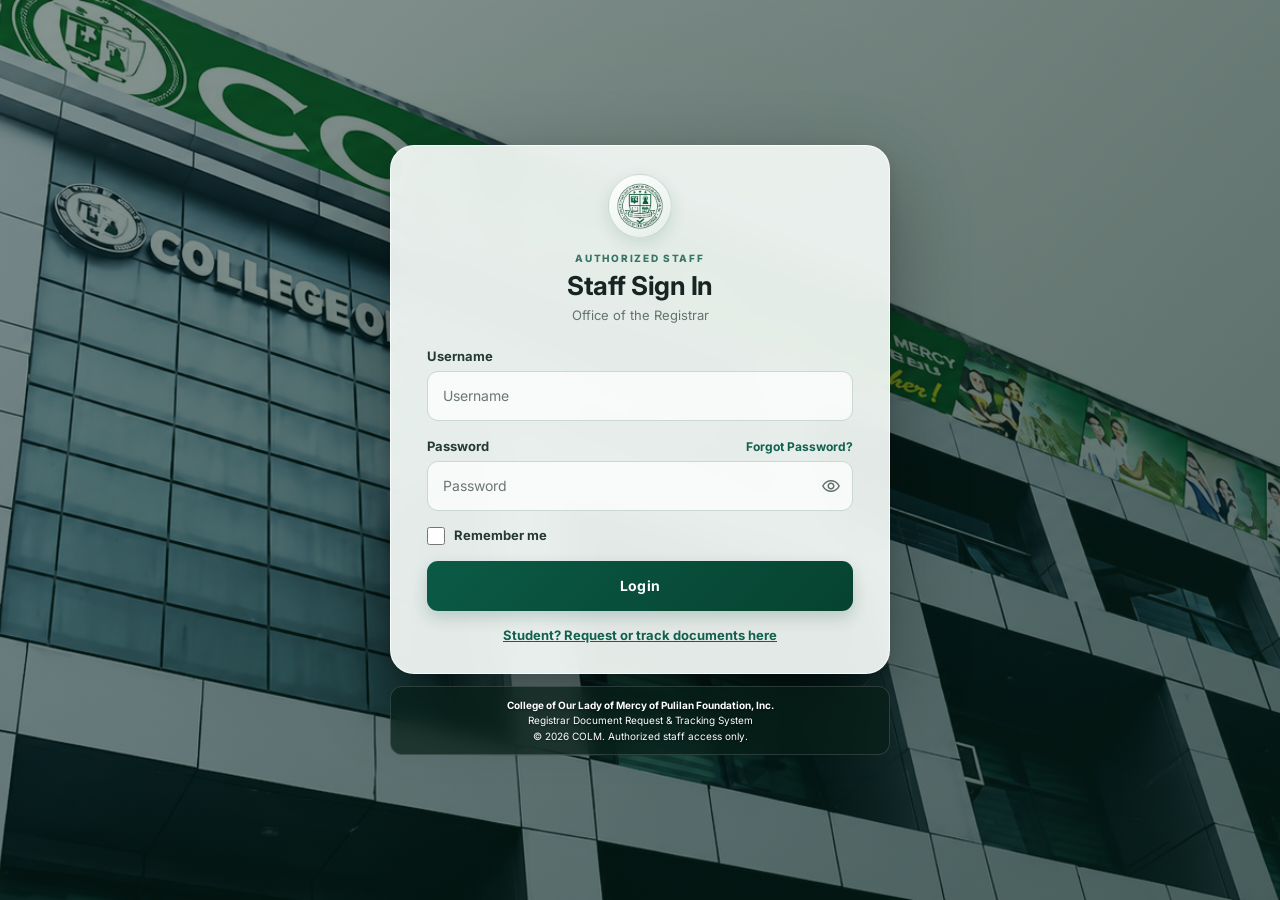
<file: frontend/manage.html>
<!DOCTYPE html>
<html lang="en">

<head>
  <meta charset="UTF-8">
  <meta name="viewport" content="width=device-width, initial-scale=1.0">

  <title>COLM Document Request System | COLM Registrar</title>

  <meta name="description" content="COLM Document Request and Tracking System for students and alumni of the College of Our Lady of Mercy of Pulilan. Request academic documents and track their status online.">

  <link rel="preconnect" href="https://fonts.googleapis.com">
  <link rel="preconnect" href="https://fonts.gstatic.com" crossorigin>
  <link href="https://fonts.googleapis.com/css2?family=Inter:wght@400;500;600;700&display=swap" rel="stylesheet">
  <link href="https://fonts.googleapis.com/css2?family=Material+Symbols+Rounded:opsz,wght,FILL,GRAD@20..48,400,0,0" rel="stylesheet">
    <link rel="stylesheet" href="css/style.css?v=10">
  <script>(function(){var d=document.documentElement;function ok(){d.classList.add('icons-ready');}if(!document.fonts||!document.fonts.load){ok();return;}document.fonts.load('20px "Material Symbols Rounded"','settings').then(function(f){if(f&&f.length)ok();}).catch(function(){});})();</script>
</head>


<body data-portal-role="Staff">
  <div class="sidebar-backdrop" id="sidebarBackdrop"></div>
  <div class="app" id="portalApp" hidden>

    <aside class="sidebar" id="sidebar">
      <div class="brand">
        <img class="logo" src="assets/images/colm_logo.png" alt="COLM logo">
        <div class="brand-text">
          <strong id="portalBrandTitle">STAFF PORTAL</strong>
          <span>COLM REGISTRAR</span>
        </div>
        <button class="collapse-btn" id="collapseBtn" type="button" aria-label="Toggle sidebar"><span class="material-symbol" id="sidebarIcon">left_panel_close</span></button>
      </div>

      <nav class="nav">
        <div class="nav-group" data-roles="admin,registrar">
          <div class="section-title">OVERVIEW</div>
          <a class="nav-item" href="#" data-page="Overview &amp; KPIs" data-roles="admin,registrar"><span class="icon material-symbol">home</span><span>Overview &amp; KPIs</span></a>
          <a class="nav-item" href="#" data-page="All Requests" data-roles="admin,registrar"><span class="icon material-symbol">assignment</span><span>All Requests</span></a>
          <a class="nav-item" href="#" data-page="Payment Receipts" data-roles="admin,registrar"><span class="icon material-symbol">receipt_long</span><span>Payment Receipts</span></a>
        </div>
        <div class="nav-group" data-roles="admin,registrar">
          <div class="section-title">MANAGEMENT</div>
          <a class="nav-item" href="#" data-page="Students" data-roles="admin,registrar"><span class="icon material-symbol">school</span><span>Students</span></a>
          <a class="nav-item" href="#" data-page="Master Lists" data-roles="admin,registrar"><span class="icon material-symbol">fact_check</span><span>Master Lists</span></a>
          <a class="nav-item" href="#" data-page="Catalog" data-roles="admin,registrar"><span class="icon material-symbol">description</span><span>Catalog</span></a>
          <a class="nav-item" href="#" data-page="Download Requests" data-roles="admin,registrar"><span class="icon material-symbol">download_for_offline</span><span>Download Requests</span></a>
          <a class="nav-item" href="#" data-page="Academic Management" data-roles="admin"><span class="icon material-symbol">account_balance</span><span>Academic Management</span></a>
          <a class="nav-item" href="#" data-page="Accounts" data-roles="admin"><span class="icon material-symbol">groups</span><span>Accounts</span></a>
        </div>
        <div class="nav-group" data-roles="admin,registrar">
          <div class="section-title">TOOLS</div>
          <a class="nav-item" href="#" data-page="Organizational Chart" data-roles="admin,registrar"><span class="icon material-symbol">account_tree</span><span>Organizational Chart</span></a>
        </div>
        <div class="nav-group">
          <div class="section-title">GENERAL</div>
          <a class="nav-item" href="#" data-page="Settings"><span class="icon material-symbol">settings</span><span>Settings</span></a>
        </div>
      </nav>

      <div class="student-card">
        <strong id="studentName"></strong>
        <span id="studentRole">Admin</span>
      </div>
    </aside>

    <main class="main">
      <header class="topbar">
        <div class="page-title">
          <button class="collapse-btn mobile-sidebar-toggle" id="mobileSidebarBtn" type="button" aria-label="Open sidebar"><span class="material-symbol" id="mobileSidebarIcon">left_panel_open</span></button>
          <span class="title-icon material-symbol" id="pageIcon">dashboard</span>
          <span id="pageTitle">Dashboard</span>
        </div>

        <div class="top-actions">
          <div class="search" id="searchControl">
            <button class="search-toggle" id="searchToggle" type="button" aria-label="Open search" aria-expanded="false" aria-controls="searchInput"><span class="search-icon material-symbol">search</span></button>
            <input id="searchInput" type="search" placeholder="Search" aria-label="Search portal" autocomplete="off" hidden>
          </div>
          <button type="button" class="top-icon notif-btn" id="notifBtn" title="Notifications" aria-label="Notifications" aria-expanded="false"><span class="material-symbol">notifications</span><span class="notif-badge" id="notifBadge" hidden>0</span></button>
          <button type="button" class="top-icon" title="Theme" aria-label="Toggle theme" id="themeBtn"><span class="material-symbol" id="themeIcon">dark_mode</span></button>
          <div class="profile-menu" id="profileMenu">
            <div class="avatar material-symbol">person</div>
            <span id="profileId"></span>
            <span class="chevron material-symbol">expand_more</span>
            <div class="profile-dropdown" id="profileDropdown">
              <div><strong id="profileName"></strong></div>
              <div id="profileRole">Admin</div>
              <hr>
              <button type="button" data-page-action="Settings">Settings</button>
              <button id="logoutBtn" type="button">Log out</button>
            </div>
          </div>
        </div>
      </header>

      <section class="content" id="content">
        <div class="dashboard">
          <header class="dashboard-heading">
            <div>
              <p class="dashboard-eyebrow" id="portalEyebrow">COLM REGISTRAR</p>
              <h1>Welcome back, <span id="welcomeName"></span></h1>
              <p>Keep track of your registrar requests and student services.</p>
            </div>
            <time class="dashboard-date" id="dashboardDate"></time>
          </header>

          <section class="dashboard-section" aria-labelledby="requestOverviewTitle">
            <div class="dashboard-section-heading">
              <div>
                <h2 id="requestOverviewTitle">Request overview</h2>
                <p>Your document requests at a glance.</p>
              </div>
              <a class="dashboard-text-link" href="#" data-page-action="All Requests">View requests <span class="material-symbol">arrow_forward</span></a>
            </div>

            <div class="stat-cards">
              <div class="stat-card">
                <div class="stat-card-icon icon-total"><span class="material-symbol">description</span></div>
                <div class="stat-card-info">
                  <strong class="stat-number" id="statTotal">0</strong>
                  <span class="stat-label" id="statTotalLabel">Total Requests</span>
                </div>
              </div>

              <div class="stat-card">
                <div class="stat-card-icon icon-processing"><span class="material-symbol">schedule</span></div>
                <div class="stat-card-info">
                  <strong class="stat-number" id="statProcessing">0</strong>
                  <span class="stat-label" id="statProcessingLabel">In Processing</span>
                </div>
              </div>

              <div class="stat-card">
                <div class="stat-card-icon icon-pending"><span class="material-symbol">credit_card</span></div>
                <div class="stat-card-info">
                  <strong class="stat-number" id="statPending">0</strong>
                  <span class="stat-label" id="statPendingLabel">Pending Payment</span>
                </div>
              </div>

              <div class="stat-card">
                <div class="stat-card-icon icon-ready"><span class="material-symbol">download</span></div>
                <div class="stat-card-info">
                  <strong class="stat-number" id="statReady">0</strong>
                  <span class="stat-label" id="statReadyLabel">Ready for Claiming</span>
                </div>
              </div>

              <div class="stat-card">
                <div class="stat-card-icon icon-completed"><span class="material-symbol">check</span></div>
                <div class="stat-card-info">
                  <strong class="stat-number" id="statCompleted">0</strong>
                  <span class="stat-label" id="statCompletedLabel">Released / Completed</span>
                </div>
              </div>
            </div>

            <div class="request-empty" id="dashboardEmpty" hidden></div>
          </section>

          <section class="dashboard-section" aria-labelledby="queueTitle">
            <div class="dashboard-section-heading">
              <div><h2 id="queueTitle">Needs your attention</h2><p id="queueHint"></p></div>
            </div>
            <div class="requests-table-wrap">
              <table class="requests-table">
                <thead><tr><th>Tracking #</th><th>Requester</th><th>Course</th><th>Student status</th><th>Document</th><th>Status</th><th>Action</th></tr></thead>
                <tbody id="queueBody"><tr><td colspan="7" class="requests-empty">Nothing waiting.</td></tr></tbody>
              </table>
            </div>
          </section>
        </div>

        <div class="payment-receipts-page" hidden>
          <header class="dashboard-heading">
            <div><p class="dashboard-eyebrow">PAYMENTS</p><h1>Payment Receipts</h1><p>Review uploaded payment proofs. Students must bring the hard copy of the receipt when their document is released.</p></div>
          </header>
          <div class="requests-card">
            <div class="requests-table-wrap"><table class="requests-table">
              <thead><tr><th>Tracking #</th><th>Student</th><th>Course</th><th>Amount</th><th>Method</th><th>Receipt details</th><th>File</th><th>Uploaded</th><th>Action</th></tr></thead>
              <tbody id="paymentReceiptsBody"><tr><td colspan="9" class="requests-empty">Loading...</td></tr></tbody>
            </table></div>
          </div>
        </div>

        <div class="download-requests-page" hidden>
          <header class="dashboard-heading">
            <div><p class="dashboard-eyebrow">SOFT COPY</p><h1>Download Requests</h1><p>Students who used their download and ask for an additional one. Approve or reject each request.</p></div>
          </header>
          <div class="requests-card">
            <div class="filter-bar" role="search" aria-label="Filter download requests">
              <label>Status<select class="request-text-input" id="dlStatusFilter"><option value="PENDING">Pending</option><option value="APPROVED">Approved</option><option value="USED">Approved (used)</option><option value="REJECTED">Rejected</option><option value="ALL">All</option></select></label>
              <button class="request-back-btn filter-reset" id="dlReset" type="button">Reset filters</button>
            </div>
            <p class="filter-count" id="dlCount" aria-live="polite"></p>
            <div class="requests-table-wrap"><table class="requests-table compact">
              <thead><tr><th>Student</th><th>Document</th><th>Request No.</th><th>Original download</th><th>Previous downloads</th><th>Reason</th><th>Request status</th><th>Approval</th><th>Action</th></tr></thead>
              <tbody id="dlRequestsBody"><tr><td colspan="9" class="requests-empty">Loading...</td></tr></tbody>
            </table></div>
          </div>
        </div>

        <div class="master-list-page" hidden>
          <header class="dashboard-heading">
            <div><p class="dashboard-eyebrow">SEMESTER RECORDS</p><h1>Master Lists</h1><p>Import the master list of one semester. The older semester is archived automatically; archived records stay searchable and read-only.</p></div>
          </header>
          <div class="requests-card">
            <form id="masterImportForm" class="release-control" enctype="multipart/form-data">
              <label>Academic year <input class="request-text-input" id="masterYear" placeholder="2025-2026" maxlength="9" required></label>
              <label>Semester <select class="request-text-input" id="masterSemester" required><option value="1">1st Semester</option><option value="2">2nd Semester</option><option value="3">Summer</option></select></label>
              <label>CSV file (student_id, full_name, optional course, year, section) <input class="request-text-input" id="masterFile" type="file" accept=".csv" required></label>
              <button class="request-next-btn" type="submit" id="masterImportBtn">Check file</button>
            </form>
            <div id="masterPlan" class="notice" hidden></div>
            <h3>Imported lists</h3>
            <div class="requests-table-wrap"><table class="requests-table"><thead><tr><th>Academic year</th><th>Semester</th><th>Students</th><th>Status</th><th>Imported</th><th>Archived</th></tr></thead><tbody id="masterImports"></tbody></table></div>
            <h3>Search validation records</h3>
            <div class="filters">
              <select class="request-text-input" id="mfScope"><option value="all">Active + archived</option><option value="active">Active only</option><option value="archived">Archived only</option></select>
              <input class="request-text-input" id="mfYear" placeholder="Academic year" maxlength="9">
              <select class="request-text-input" id="mfSemester"><option value="">Any semester</option><option value="1">1st Semester</option><option value="2">2nd Semester</option><option value="3">Summer</option></select>
              <input class="request-text-input" id="mfNo" placeholder="Student ID">
              <input class="request-text-input" id="mfName" placeholder="Student name">
              <select class="request-text-input" id="mfStatus"><option value="">Any validation status</option><option value="VALIDATED">Validated</option><option value="MISMATCH">Mismatch</option><option value="NOT_REGISTERED">Not registered</option><option value="INVALID">Invalid</option></select>
              <label>Archived from <input class="request-text-input" type="date" id="mfFrom"></label>
              <label>to <input class="request-text-input" type="date" id="mfTo"></label>
            </div>
            <div class="requests-table-wrap"><table class="requests-table"><thead><tr><th>Student ID</th><th>Name</th><th>Course / Year / Section</th><th>Validation</th><th>Period</th><th>List</th><th>Date archived</th></tr></thead><tbody id="masterRecords"></tbody></table></div>
            <div class="release-control"><button class="request-back-btn" type="button" id="mfPrev">Previous</button><span id="mfPage"></span><button class="request-back-btn" type="button" id="mfNext">Next</button></div>
          </div>
        </div>

        <div class="academic-page" hidden>
          <header class="dashboard-heading">
            <div><p class="dashboard-eyebrow">ADMIN</p><h1>Academic Management</h1><p>Add, rename and deactivate levels, courses, year levels and sections. Items that students already use are deactivated, never deleted.</p></div>
            <div class="page-actions"><button class="request-next-btn" id="academicAddBtn" type="button"><span class="material-symbol" aria-hidden="true">add</span> <span id="academicAddText">Add Level</span></button></div>
          </header>
          <div class="requests-card">
            <div class="tab-bar" role="tablist" aria-label="Academic management">
              <button class="tab-btn active" type="button" role="tab" data-academic-tab="levels">Levels</button>
              <button class="tab-btn" type="button" role="tab" data-academic-tab="courses">Courses</button>
              <button class="tab-btn" type="button" role="tab" data-academic-tab="year_levels">Year Levels</button>
              <button class="tab-btn" type="button" role="tab" data-academic-tab="sections">Sections</button>
            </div>
            <div class="filter-bar" role="search" aria-label="Filter the list">
              <label id="academicCourseGroupFilter" hidden>Category<select class="request-text-input" id="academicCourseGroup">
                <option value="COLLEGE">College</option>
              </select></label>
              <label>Status<select class="request-text-input" id="academicStatusFilter"><option value="">All</option><option value="active">Active</option><option value="inactive">Inactive</option></select></label>
              <label>Search<input class="request-text-input" id="academicSearch" type="search" placeholder="Name" autocomplete="off"></label>
              <button class="request-back-btn filter-reset" id="academicReset" type="button">Reset filters</button>
            </div>
            <div class="requests-table-wrap"><table class="requests-table compact">
              <thead id="academicHead"></thead>
              <tbody id="academicBody"><tr><td colspan="5" class="requests-empty">Loading...</td></tr></tbody>
            </table></div>
          </div>
        </div>

        <div class="students-page" hidden>
          <header class="dashboard-heading">
            <div><p class="dashboard-eyebrow">MANAGEMENT</p><h1>Students</h1><p>View and manage student records or import students from a CSV file.</p></div>
            <div class="page-actions">
              <button class="request-back-btn" id="importCsvBtn" type="button"><span class="material-symbol" aria-hidden="true">upload_file</span> Import CSV</button>
            </div>
          </header>
          <div class="requests-card">
            <div class="requests-header">
              <h2>All students</h2>
            </div>
            <div class="filter-bar" role="search" aria-label="Search students">
              <label>Search students<input class="request-text-input" id="studentSearchInput" type="search" placeholder="Student ID, name, email, course..." autocomplete="off"></label>
            </div>
            <div class="filter-bar" id="studentFilters" role="search" aria-label="Filter students">
              <label>School level<select class="request-text-input" id="studentLevelFilter"><option value="">All levels</option></select></label>
              <label>Course / Department<select class="request-text-input" id="studentCourseFilter"><option value="">All courses</option></select></label>
              <label>Year level<select class="request-text-input" id="studentYearFilter"><option value="">All years</option></select></label>
              <button class="request-back-btn filter-reset" id="studentFiltersReset" type="button">Reset filters</button>
            </div>
            <p class="filter-count" id="studentCount" aria-live="polite"></p>
            <div class="requests-table-wrap"><table class="requests-table">
              <thead><tr><th>Student ID</th><th>Name</th><th>Course</th><th>Year level</th><th>Email</th></tr></thead>
              <tbody id="studentsBody"><tr><td colspan="5" class="requests-empty">Loading...</td></tr></tbody>
            </table></div>
          </div>
        </div>

        <div class="catalog-admin-page" hidden>
          <header class="dashboard-heading">
            <div><p class="dashboard-eyebrow">MANAGEMENT</p><h1>Document Catalog</h1><p>Add documents, change their requirements and turn them on or off. Students see changes right away.</p></div>
            <div class="page-actions">
              <button class="request-next-btn" id="addDocumentBtn" type="button"><span class="material-symbol" aria-hidden="true">add</span> Add Document</button>
            </div>
          </header>
          <div class="requests-card">
            <div class="filter-bar" role="search" aria-label="Search documents">
              <label>Search documents<input class="request-text-input" id="catalogSearchInput" type="search" placeholder="Document name..." autocomplete="off"></label>
            </div>
            <div class="filter-bar" role="search" aria-label="Filter documents">
              <label>Category<select class="request-text-input" id="catalogCategoryFilter"><option value="">All categories</option></select></label>
              <label>Status<select class="request-text-input" id="catalogStatusFilter"><option value="">All</option><option value="active">Active</option><option value="inactive">Inactive</option></select></label>
              <button class="request-back-btn filter-reset" id="catalogFiltersReset" type="button">Reset filters</button>
            </div>
            <div class="requests-table-wrap"><table class="requests-table">
              <thead><tr><th>Document</th><th>Category</th><th>Requirements</th><th>Price</th><th>Status</th><th>Action</th></tr></thead>
              <tbody id="catalogAdminBody"><tr><td colspan="6" class="requests-empty">Loading...</td></tr></tbody>
            </table></div>
          </div>
        </div>

        <div class="users-page" hidden>
          <header class="dashboard-heading">
            <div><p class="dashboard-eyebrow">ADMIN</p><h1>Accounts</h1><p>Create Admin and Registrar accounts, and enable or disable access. Students are managed on the Students page.</p></div>
          </header>
          <form class="info-card inline-form" id="userForm" novalidate>
            <input class="request-text-input" id="newFullName" placeholder="Full name" autocomplete="off" maxlength="120" required>
            <input class="request-text-input" id="newUsername" placeholder="Username" autocomplete="off" maxlength="50" required>
            <input class="request-text-input" id="newEmail" type="email" placeholder="Email (optional)" autocomplete="off" maxlength="120">
            <select class="request-text-input" id="newRole" required aria-label="Role">
              <option value="">Select role</option>
              <option value="admin">Admin</option><option value="registrar">Registrar</option>
            </select>
            <span class="password-field">
              <input class="request-text-input" id="newPasswordUser" type="password" placeholder="Password (8+ characters)" autocomplete="new-password" required>
              <button class="eye-btn material-symbol" type="button" data-eye="newPasswordUser" aria-label="Show password">visibility</button>
            </span>
            <span class="password-field">
              <input class="request-text-input" id="newPasswordConfirm" type="password" placeholder="Confirm password" autocomplete="new-password" required>
              <button class="eye-btn material-symbol" type="button" data-eye="newPasswordConfirm" aria-label="Show password">visibility</button>
            </span>
            <button class="request-next-btn" type="submit">Create account</button>
            <p class="form-message" id="userMessage" role="status" aria-live="polite"></p>
          </form>
          <div class="requests-card">
            <div class="requests-header"><h2>Admin and Registrar accounts</h2></div>
            <div class="filter-bar" role="search" aria-label="Filter accounts">
              <label>Role<select class="request-text-input" id="userRoleFilter"><option value="">All roles</option><option value="admin">Admin</option><option value="registrar">Registrar</option></select></label>
              <label>Status<select class="request-text-input" id="userStatusFilter"><option value="">All</option><option value="active">Active</option><option value="disabled">Disabled</option></select></label>
              <button class="request-back-btn filter-reset" id="userFiltersReset" type="button">Reset filters</button>
            </div>
            <div class="requests-table-wrap"><table class="requests-table">
              <thead><tr><th>Username</th><th>Name</th><th>Role</th><th>Status</th><th>Action</th></tr></thead>
              <tbody id="usersBody"><tr><td colspan="5" class="requests-empty">Loading...</td></tr></tbody>
            </table></div>
          </div>
        </div>

        <div class="documents-page" hidden>
          <header class="dashboard-heading">
            <div><p class="dashboard-eyebrow">ADMIN</p><h1>Documents</h1><p>Change prices and turn documents on or off. Students see changes right away.</p></div>
          </header>
          <div class="requests-card">
            <div class="requests-table-wrap"><table class="requests-table">
              <thead><tr><th>Document</th><th>Requirements</th><th>Price</th><th>Available</th><th>Action</th></tr></thead>
              <tbody id="documentsBody"><tr><td colspan="5" class="requests-empty">Loading...</td></tr></tbody>
            </table></div>
          </div>
        </div>

        <div class="requests" hidden>
  <div class="requests-card" id="requestsHistoryCard">
    <div class="requests-header">
      <h2>Document Requests</h2>
      <button class="request-back-btn" id="exportRequestsBtn" type="button"><span class="material-symbol" aria-hidden="true">download</span> Export</button>
    </div>

    <div class="filter-bar" role="search" aria-label="Search all requests">
      <label>Search requests<input class="request-text-input" type="search" id="allRequestsSearchInput" placeholder="Tracking number or requester..." autocomplete="off"></label>
    </div>
    <div class="filter-bar" id="requestFilters" role="search" aria-label="Filter requests">
      <label>Status<select class="request-text-input" id="statusFilter"><option value="">All statuses</option></select></label>
      <label>Payment<select class="request-text-input" id="paymentFilter"><option value="">All</option><option value="Paid">Paid</option><option value="Unpaid">Unpaid</option></select></label>
      <label>Document<select class="request-text-input" id="documentFilter"><option value="">All documents</option></select></label>
      <label>From<input class="request-text-input" type="date" id="dateFrom"></label>
      <label>To<input class="request-text-input" type="date" id="dateTo"></label>
      <button class="request-back-btn filter-reset" id="filtersReset" type="button">Reset filters</button>
    </div>
    <p class="filter-count" id="requestCount" aria-live="polite"></p>

    <div class="requests-table-wrap">
      <table class="requests-table">
        <thead>
          <tr>
            <th>Tracking #</th>
            <th>Requester</th>
            <th>Document</th>
            <th>Amount</th>
            <th>Date Release</th>
            <th>Payment</th>
            <th>Payment method</th>
            <th>Status</th>
          </tr>
        </thead>
        <tbody id="requestsBody">
          <tr>
            <td colspan="8" class="requests-empty">No requests found.</td>
          </tr>
        </tbody>
      </table>
    </div>
  </div>
</div>

                
        <div class="settings-page" hidden>
          <header class="dashboard-heading">
            <div>
              <p class="dashboard-eyebrow">GENERAL</p>
              <h1>Settings</h1>
              <p>Change your password.</p>
            </div>
          </header>
          <form class="info-card settings-form" id="passwordForm" novalidate>
            <label for="currentPassword">Current password</label>
            <input class="request-text-input" id="currentPassword" type="password" autocomplete="current-password" required>
            <label for="newPassword">New password (at least 8 characters)</label>
            <span class="password-field">
              <input class="request-text-input" id="newPassword" type="password" autocomplete="new-password" required>
              <button class="eye-btn material-symbol" type="button" data-eye="newPassword" aria-label="Show new password">visibility</button>
            </span>
            <label for="confirmPassword">Confirm new password</label>
            <span class="password-field">
              <input class="request-text-input" id="confirmPassword" type="password" autocomplete="new-password" required>
              <button class="eye-btn material-symbol" type="button" data-eye="confirmPassword" aria-label="Show confirm password">visibility</button>
            </span>
            <p class="form-message" id="passwordMessage" role="status" aria-live="polite"></p>
            <button class="request-next-btn" type="submit">Change password</button>
          </form>

          <section class="info-card settings-form" id="aiTestCard" data-roles="admin">
            <h3>AI tools</h3>
            <p>Checks that the document pre-check works: the reader (Tesseract, or the online OCR on Hostinger) and PHP GD (picture quality).</p>
            <button class="request-back-btn" id="aiTestBtn" type="button">Check AI tools</button>
            <ul class="tool-list" id="aiTestList"></ul>
          </section>
        </div>

<div class="org-chart" hidden>
  <header class="dashboard-heading">
    <div>
      <p class="dashboard-eyebrow">COLM REGISTRAR</p>
      <h1>Organizational Chart</h1>
    </div>
  </header>

  <div class="org-scroll">
    <div class="org-tree">
      <ul class="org-level org-level-root">
        <li class="org-node org-node-president">
          <div class="org-card">
            <div class="org-card-top">
              <div class="org-photo"></div>
              <div class="org-info">
                <strong>Santiago C. Castillo</strong>
                <span>President</span>
              </div>
            </div>
          </div>

          <ul class="org-level org-level-leadership">
            <li class="org-node org-node-vp">
              <div class="org-card">
                <div class="org-card-top">
                  <div class="org-photo"></div>
                  <div class="org-info">
                    <strong>Arnuldo G. Magdaong, LPT, DBA (C)</strong>
                    <span>Vice President for Administration and Student Services</span>
                  </div>
                </div>
              </div>
              <ul class="org-level org-level-registrars">
            <!-- OIC-Registrar -->
            <li class="org-node org-node-college-registrar">
              <div class="org-card">
                <div class="org-card-top">
                  <div class="org-photo"></div>
                  <div class="org-info">
                    <strong>Limuel R. dela Cruz, CFMA, MBA (C)</strong>
                    <span>College Registrar</span>
                  </div>
                </div>
              </div>

              <ul class="org-level org-level-college-team">
                    <li>
                      <div class="org-card">
                        <div class="org-card-top">
                          <div class="org-photo"></div>
                          <div class="org-info">
                            <strong>Shella Marie Venturina</strong>
                            <span>Administrative Assistant</span>
                            <em>Receiving</em>
                          </div>
                        </div>
                      </div>
                    </li>
                    <li>
                      <div class="org-card">
                        <div class="org-card-top">
                          <div class="org-photo"></div>
                          <div class="org-info">
                            <strong>Dianara Pearl A. Cruz, LPT</strong>
                            <span>Administrative Assistant</span>
                            <em>Releasing</em>
                          </div>
                        </div>
                      </div>
                    </li>
                    <li>
                      <div class="org-card">
                        <div class="org-card-top">
                          <div class="org-photo"></div>
                          <div class="org-info">
                            <strong>Gilaiza Salvador</strong>
                            <span>Administrative Assistant</span>
                            <em>HIMD, CSD, &amp; TED</em>
                          </div>
                        </div>
                      </div>
                    </li>
                    <li class="org-node org-node-admissions">
                      <div class="org-card">
                        <div class="org-card-top">
                          <div class="org-photo"></div>
                          <div class="org-info">
                            <strong>Jeremie Avilledo</strong>
                            <span>Administrative Assistant</span>
                            <em>AMD, ASD</em>
                          </div>
                        </div>
                      </div>
                      <ul class="org-level org-level-admissions-team">
                        <li>
                          <div class="org-card">
                            <div class="org-card-top">
                              <div class="org-photo"></div>
                              <div class="org-info">
                                <strong>Ma. Carina Anne E. Ordonio, LPT</strong>
                                <span>Administrative Assistant</span>
                                <em>Scholarship Coordinator</em>
                              </div>
                            </div>
                          </div>
                        </li>
                        <li>
                          <div class="org-card">
                            <div class="org-card-top">
                              <div class="org-photo"></div>
                              <div class="org-info">
                                <strong>Precious Buenavixen Star Burton</strong>
                                <span>Admission Officer</span>
                              </div>
                            </div>
                          </div>
                        </li>
                      </ul>
                    </li>
                    <li>
                      <div class="org-card">
                        <div class="org-card-top">
                          <div class="org-photo"></div>
                          <div class="org-info">
                            <strong>Michaela Navalta</strong>
                            <span>Administrative Assistant</span>
                            <em>CJED</em>
                          </div>
                        </div>
                      </div>
                    </li>
              </ul>
            </li>

            <!-- OIC Registrar - Basic Education -->
            <li class="org-node org-node-basic-registrar">
              <div class="org-card">
                <div class="org-card-top">
                  <div class="org-photo"></div>
                  <div class="org-info">
                    <strong>Rona Mae B. Mendoza, LPT</strong>
                    <span>Registrar for Basic Education Department</span>
                  </div>
                </div>
              </div>

              <ul class="org-level org-level-basic-team">
                <li>
                  <div class="org-card">
                    <div class="org-card-top">
                      <div class="org-photo"></div>
                      <div class="org-info">
                        <strong>Liana Genesis C. Flores</strong>
                        <span>Administrative Assistant</span>
                        <em>Basic Education</em>
                      </div>
                    </div>
                  </div>
                </li>
              </ul>
            </li>
          </ul>
        </li>
      </ul>
    </div>
  </div>

  <div class="org-legend">
    <span><strong>HIMD</strong>  Hospitality and Institutional Management</span>
    <span><strong>TED</strong>  Teacher Education</span>
    <span><strong>CSD</strong>  Computer Studies</span>
    <span><strong>AMD</strong>  Accountancy and Management</span>
    <span><strong>ASD</strong>  Allied Science</span>
    <span><strong>CJED</strong>  Criminal Justice Education</span>
  </div>
</div>

        <footer class="site-footer">
          <p>COLM Registrar Document Request &amp; Tracking System &copy; 2026 COLM.</p>
        </footer>
      </section>
    </main>
  </div>


  <script src="js/api.js"></script>
  <script src="js/upload.js"></script>
  <script src="js/auth.js?v=6"></script>
  <script src="js/navigation.js?v=2"></script>
  <script src="js/notifications.js?v=2"></script>
  <script src="js/requests.js?v=11"></script>
  <script src="js/profile.js?v=2"></script>
  <script src="js/manage.js"></script>
  <script src="js/softcopy.js"></script>
  <script src="js/academic.js?v=2"></script>
  <script src="js/students.js?v=3"></script>
  <script src="js/receipts.js"></script>
  <script src="js/masterlist.js"></script>
  <script src="js/catalog.js"></script>
</body>
</html>
</file>
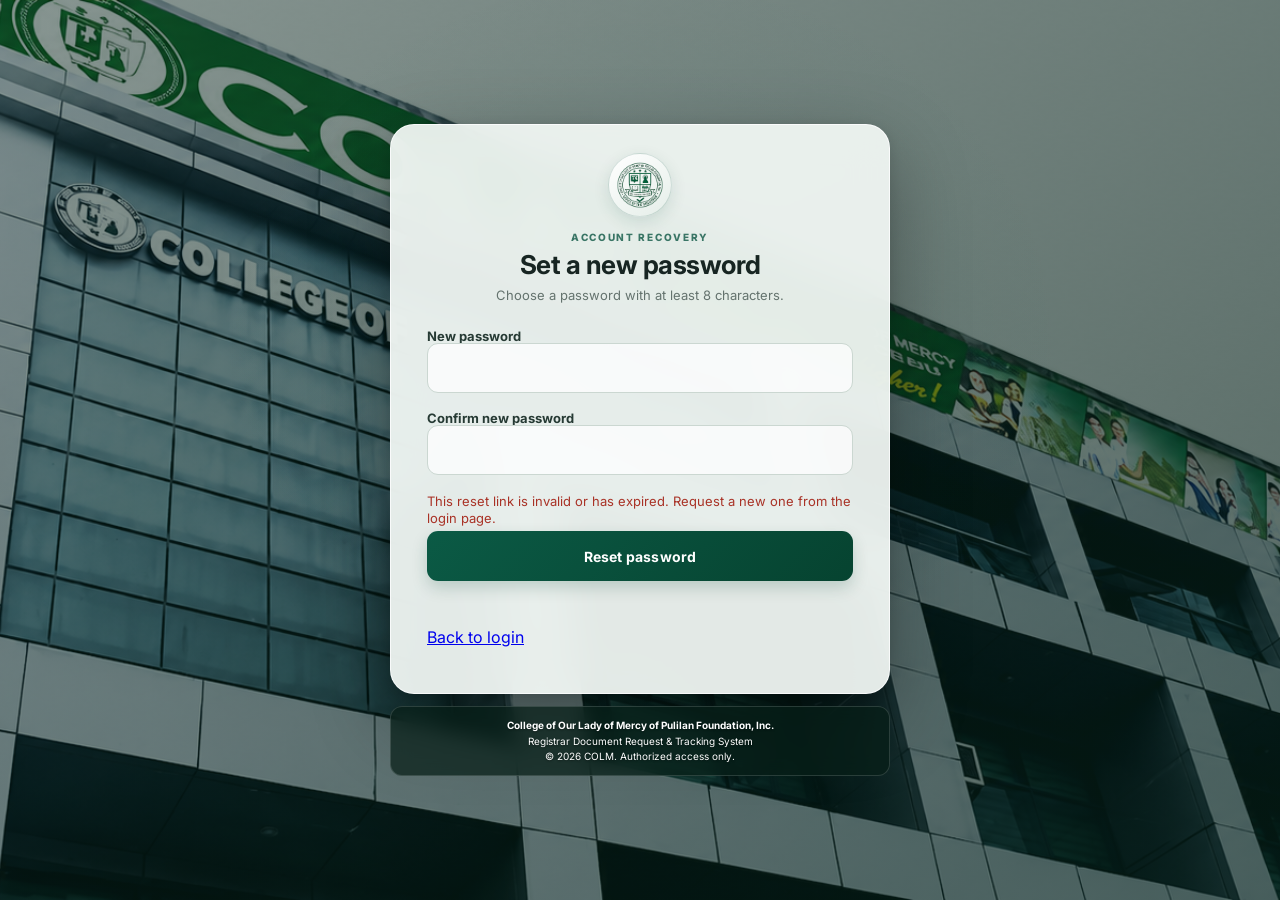
<file: frontend/reset-password.html>
<!DOCTYPE html>
<html lang="en">
<head>
  <meta charset="UTF-8">
  <meta name="viewport" content="width=device-width, initial-scale=1.0">
  <meta name="referrer" content="no-referrer">
  <title>Reset Password | COLM Registrar</title>
  <link rel="preconnect" href="https://fonts.googleapis.com">
  <link rel="preconnect" href="https://fonts.gstatic.com" crossorigin>
  <link href="https://fonts.googleapis.com/css2?family=Inter:wght@400;500;600;700&display=swap" rel="stylesheet">
  <link rel="stylesheet" href="css/style.css?v=5">
</head>
<body>
  <main class="login-view">
    <section class="login-panel" aria-labelledby="resetPasswordTitle">
      <div class="login-seal">
        <img src="assets/images/colm_registrar_logo.png" alt="College of Mercy of Pulilan Foundation registrar seal">
      </div>
      <form class="login-form" id="resetPasswordForm">
        <p class="login-kicker">ACCOUNT RECOVERY</p>
        <h1 id="resetPasswordTitle">Set a new password</h1>
        <p class="login-subtitle">Choose a password with at least 8 characters.</p>
        <label for="newResetPassword">New password</label>
        <input id="newResetPassword" name="password" type="password" minlength="8" maxlength="256" autocomplete="new-password" required>
        <label for="confirmResetPassword">Confirm new password</label>
        <input id="confirmResetPassword" name="confirm_password" type="password" minlength="8" maxlength="256" autocomplete="new-password" required>
        <p class="login-error" id="resetPasswordError" role="alert" aria-live="polite"></p>
        <button class="login-submit" id="resetPasswordSubmit" type="submit">Reset password</button>
      </form>
      <p class="login-notice" id="resetPasswordNotice" role="status" aria-live="polite"></p>
      <p class="login-form"><a href="login.html">Back to login</a></p>
    </section>
    <footer class="login-footer">
      <strong>College of Our Lady of Mercy of Pulilan Foundation, Inc.</strong>
      <span>Registrar Document Request &amp; Tracking System</span>
      <span>&copy; 2026 COLM. Authorized access only.</span>
    </footer>
  </main>
  <script src="js/api.js"></script>
  <script src="js/auth.js?v=7"></script>
</body>
</html>
</file>
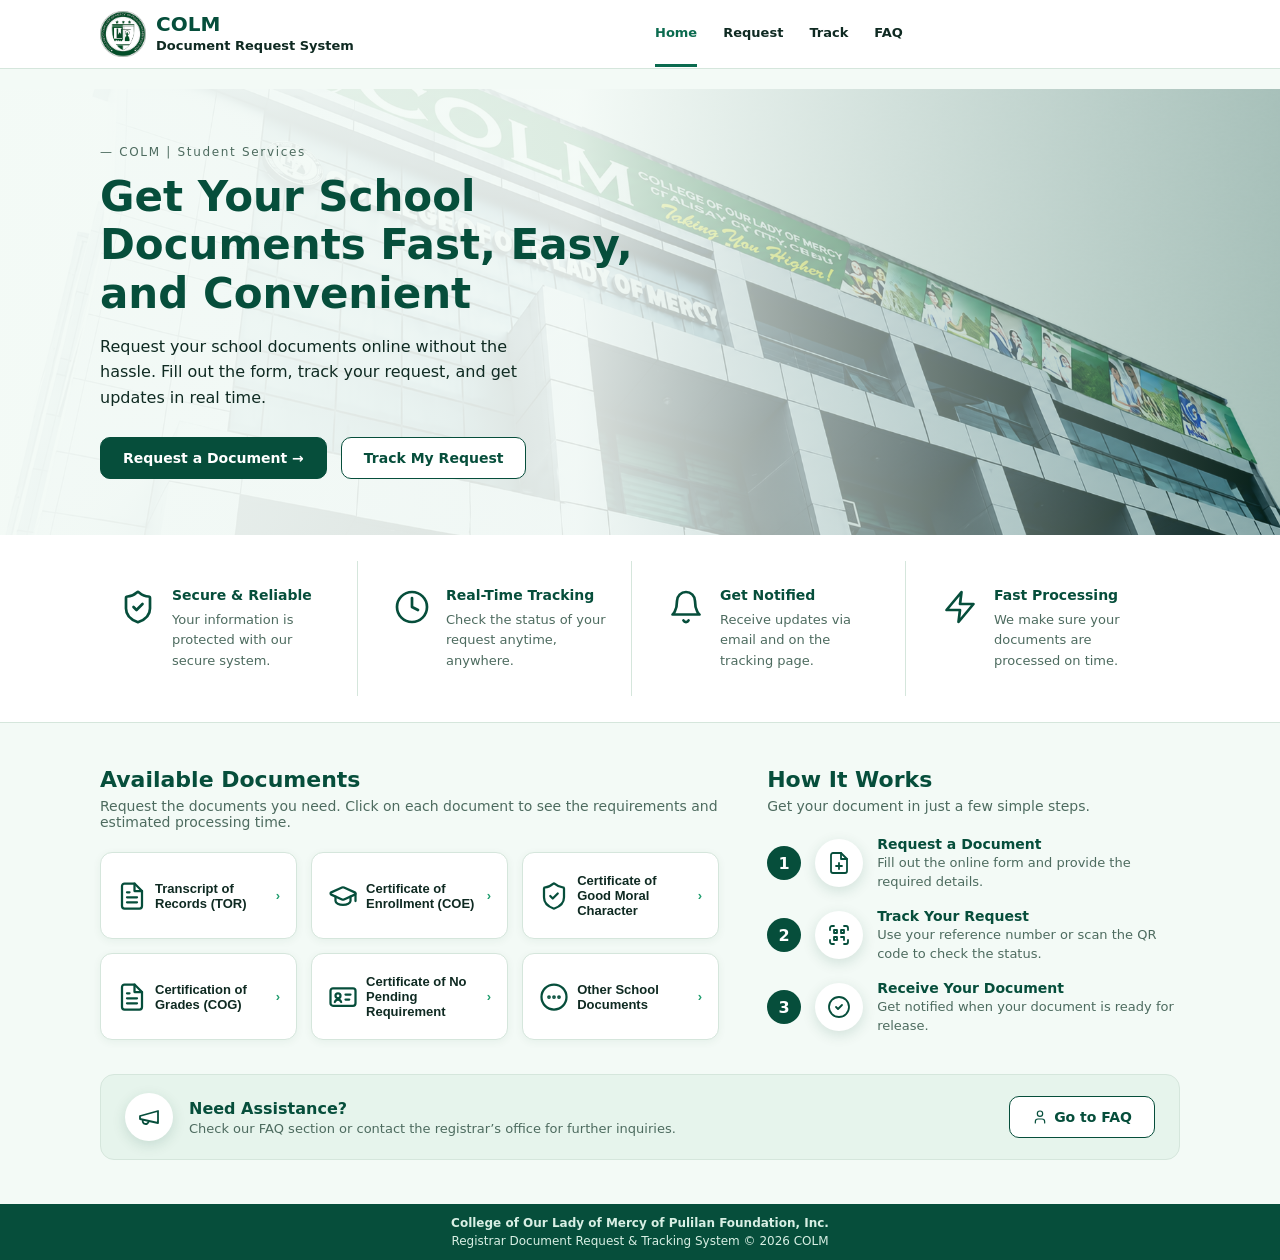
<file: frontend/student.html>
<!DOCTYPE html>
<html lang="en">
<head>
  <meta charset="UTF-8">
  <meta name="viewport" content="width=device-width, initial-scale=1.0">
  <title>Student Portal | COLM Registrar</title>
  <link rel="preconnect" href="https://fonts.googleapis.com">
  <link rel="preconnect" href="https://fonts.gstatic.com" crossorigin>
  <link href="https://fonts.googleapis.com/css2?family=Inter:wght@400;500;600;700&display=swap" rel="stylesheet">
  <link href="https://fonts.googleapis.com/css2?family=Material+Symbols+Rounded:opsz,wght,FILL,GRAD@20..48,400,0,0" rel="stylesheet">
  <link rel="stylesheet" href="css/style.css?v=18">
  <link rel="stylesheet" href="css/request-overlay.css?v=1">
  <script>(function(){var d=document.documentElement;function ok(){d.classList.add('icons-ready');}if(!document.fonts||!document.fonts.load){ok();return;}document.fonts.load('20px "Material Symbols Rounded"','settings').then(function(f){if(f&&f.length)ok();}).catch(function(){});})();</script>
</head>
<body data-portal-role="Student">
  <div class="sidebar-backdrop" id="sidebarBackdrop"></div>
  <div class="app" id="portalApp" hidden>

    <aside class="sidebar" id="sidebar">
      <div class="brand">
        <img class="logo" src="assets/images/colm_logo.png" alt="COLM logo">
        <div class="brand-text">
          <strong id="portalBrandTitle">STUDENT PORTAL</strong>
          <span>COLM REGISTRAR</span>
        </div>
        <button class="collapse-btn" id="collapseBtn" type="button" aria-label="Toggle sidebar"><span class="material-symbol" id="sidebarIcon">left_panel_close</span></button>
      </div>

      <nav class="nav">
        <div class="nav-group">
          <div class="section-title">MAIN</div>
          <a class="nav-item" href="#" data-page="Dashboard"><span class="icon material-symbol">dashboard</span><span>Dashboard</span></a>
          <a class="nav-item" href="#" data-page="Document Catalog"><span class="icon material-symbol">description</span><span>Document Catalog</span></a>
          <a class="nav-item" href="#" data-page="My Requests"><span class="icon material-symbol">assignment_turned_in</span><span>My Requests</span></a>
        </div>
        <div class="nav-group">
          <div class="section-title">ACCOUNT</div>
          <a class="nav-item" href="#" data-page="My Profile"><span class="icon material-symbol">badge</span><span>My Profile</span></a>
        </div>
        <div class="nav-group">
          <div class="section-title">OVERVIEW</div>
          <a class="nav-item" href="#" data-page="Organizational Chart"><span class="icon material-symbol">account_tree</span><span>Organizational Chart</span></a>
        </div>
        <div class="nav-group">
          <div class="section-title">SUPPORT</div>
          <a class="nav-item" href="#" data-page="Help &amp; FAQs"><span class="icon material-symbol">quiz</span><span>Help &amp; FAQs</span></a>
        </div>
        <div class="nav-group">
          <div class="section-title">GENERAL</div>
          <a class="nav-item" href="#" data-page="Settings"><span class="icon material-symbol">settings</span><span>Settings</span></a>
        </div>
      </nav>

      <div class="student-card">
        <strong id="studentName"></strong>
        <span id="studentRole">Student</span>
      </div>
    </aside>

    <main class="main">
      <header class="topbar">
        <div class="page-title">
          <button class="collapse-btn mobile-sidebar-toggle" id="mobileSidebarBtn" type="button" aria-label="Open sidebar"><span class="material-symbol" id="mobileSidebarIcon">left_panel_open</span></button>
          <span class="title-icon material-symbol" id="pageIcon">dashboard</span>
          <span id="pageTitle">Dashboard</span>
        </div>

        <div class="top-actions">
          <div class="search" id="searchControl">
            <button class="search-toggle" id="searchToggle" type="button" aria-label="Open search" aria-expanded="false" aria-controls="searchInput"><span class="search-icon material-symbol">search</span></button>
            <input id="searchInput" type="search" placeholder="Search" aria-label="Search portal" autocomplete="off" hidden>
          </div>
          <button type="button" class="top-icon notif-btn" id="notifBtn" title="Notifications" aria-label="Notifications" aria-expanded="false"><span class="material-symbol">notifications</span><span class="notif-badge" id="notifBadge" hidden>0</span></button>
          <button type="button" class="top-icon" title="Theme" aria-label="Toggle theme" id="themeBtn"><span class="material-symbol" id="themeIcon">dark_mode</span></button>
          <div class="profile-menu" id="profileMenu">
            <div class="avatar material-symbol">person</div>
            <span id="profileId"></span>
            <span class="chevron material-symbol">expand_more</span>
            <div class="profile-dropdown" id="profileDropdown">
              <div><strong id="profileName"></strong></div>
              <div id="profileRole">Student</div>
              <hr>
              <button type="button" data-page-action="Settings">Settings</button>
              <button id="logoutBtn" type="button">Log out</button>
            </div>
          </div>
        </div>
      </header>

      <section class="content" id="content">
        <div class="dashboard">
          <header class="dashboard-heading">
            <div>
              <p class="dashboard-eyebrow">STUDENT PORTAL</p>
              <h1>Welcome back, <span id="welcomeName"></span></h1>
              <p>Keep track of your registrar requests and student services.</p>
            </div>
            <time class="dashboard-date" id="dashboardDate"></time>
          </header>

          <section class="dashboard-section" aria-labelledby="requestOverviewTitle">
            <div class="dashboard-section-heading">
              <div>
                <h2 id="requestOverviewTitle">Request overview</h2>
                <p>Your document requests at a glance.</p>
              </div>
              <a class="dashboard-text-link" href="#" data-page-action="My Requests">View requests <span class="material-symbol">arrow_forward</span></a>
            </div>

            <div class="stat-cards">
              <div class="stat-card">
                <div class="stat-card-icon icon-total"><span class="material-symbol">description</span></div>
                <div class="stat-card-info">
                  <strong class="stat-number" id="statTotal">0</strong>
                  <span class="stat-label" id="statTotalLabel">Total Requests</span>
                </div>
              </div>

              <div class="stat-card">
                <div class="stat-card-icon icon-processing"><span class="material-symbol">schedule</span></div>
                <div class="stat-card-info">
                  <strong class="stat-number" id="statProcessing">0</strong>
                  <span class="stat-label" id="statProcessingLabel">In Processing</span>
                </div>
              </div>

              <div class="stat-card">
                <div class="stat-card-icon icon-pending"><span class="material-symbol">credit_card</span></div>
                <div class="stat-card-info">
                  <strong class="stat-number" id="statPending">0</strong>
                  <span class="stat-label" id="statPendingLabel">Pending Payment</span>
                </div>
              </div>

              <div class="stat-card">
                <div class="stat-card-icon icon-ready"><span class="material-symbol">download</span></div>
                <div class="stat-card-info">
                  <strong class="stat-number" id="statReady">0</strong>
                  <span class="stat-label" id="statReadyLabel">Ready for Claiming</span>
                </div>
              </div>

              <div class="stat-card">
                <div class="stat-card-icon icon-completed"><span class="material-symbol">check</span></div>
                <div class="stat-card-info">
                  <strong class="stat-number" id="statCompleted">0</strong>
                  <span class="stat-label" id="statCompletedLabel">Released / Completed</span>
                </div>
              </div>
            </div>

            <div class="request-empty" id="dashboardEmpty">
              <span class="request-empty-icon material-symbol">folder_open</span>
              <div>
                <h3>No requests yet</h3>
                <p>Browse the document catalog to start a request.</p>
              </div>
              <a class="dashboard-action" href="#" data-page-action="Document Catalog"><span class="material-symbol">description</span>Browse documents</a>
            </div>
          </section>

          <details class="dashboard-section student-request-section student-disclosure" aria-labelledby="myDocRequestsTitle">
            <summary class="dashboard-section-heading student-disclosure-heading">
              <span class="student-disclosure-copy"><span class="student-disclosure-title" id="myDocRequestsTitle" role="heading" aria-level="2">My Document Requests</span><span class="student-disclosure-description">Your documents, their status and the soft copy (PDF) downloads.</span></span>
              <span class="material-symbol student-disclosure-icon" aria-hidden="true">expand_more</span>
            </summary>
            <div class="student-disclosure-content">
              <div class="requests-table-wrap student-dashboard-table student-request-table">
                <table class="requests-table compact">
                  <thead><tr><th>Request No.</th><th>Document</th><th>Format</th><th>Status</th><th>Payment Status</th><th>Soft Copy</th><th>Actions</th></tr></thead>
                  <tbody id="myDocsRequestsBody"><tr><td colspan="7" class="requests-empty">Loading...</td></tr></tbody>
                </table>
              </div>
            </div>
          </details>

          <details class="dashboard-section student-upload-section student-disclosure" aria-labelledby="myDocsTitle">
            <summary class="dashboard-section-heading student-disclosure-heading">
              <span class="student-disclosure-copy"><span class="student-disclosure-title" id="myDocsTitle" role="heading" aria-level="2">My submitted documents</span><span class="student-disclosure-description">The result of the document check for every file you uploaded.</span></span>
              <span class="doc-summary student-document-summary" id="docSummary"></span>
              <span class="material-symbol student-disclosure-icon" aria-hidden="true">expand_more</span>
            </summary>
            <div class="student-disclosure-content">
              <div class="requests-table-wrap student-dashboard-table student-upload-table">
                <table class="requests-table">
                  <thead><tr><th>Document</th><th>Requirement</th><th>File</th><th>Status</th><th>Reason</th></tr></thead>
                  <tbody id="dashboardDocsBody"><tr><td colspan="5" class="requests-empty">Loading...</td></tr></tbody>
                </table>
              </div>
            </div>
          </details>

          <div class="dashboard-lower">
            <section class="dashboard-section quick-links" aria-labelledby="quickLinksTitle">
              <h2 id="quickLinksTitle">Quick links</h2>
              <a class="quick-link" href="#" data-page-action="My Requests"><span class="material-symbol">receipt_long</span><span>View Requests</span><span class="material-symbol quick-link-arrow">arrow_forward</span></a>
              <a class="quick-link" href="#" data-page-action="Help &amp; FAQs"><span class="material-symbol">quiz</span><span>Frequently asked questions</span><span class="material-symbol quick-link-arrow">arrow_forward</span></a>
            </section>

            <section class="dashboard-support" aria-labelledby="supportTitle">
              <span class="dashboard-support-icon material-symbol">support_agent</span>
              <div>
                <p class="dashboard-eyebrow">REGISTRAR SUPPORT</p>
                <h2 id="supportTitle">Need assistance?</h2>
                <p>Read the frequently asked questions or ask the Registrar Office.</p>
                <a class="dashboard-text-link" href="#" data-page-action="Help &amp; FAQs">Open the FAQs <span class="material-symbol">arrow_forward</span></a>
              </div>
            </section>
          </div>
        </div>

        <div class="catalog" hidden>
          <header class="dashboard-heading">
            <div>
              <p class="dashboard-eyebrow">STUDENT PORTAL</p>
              <h1>Document Catalog</h1>
              <p>Browse available documents and start a request.</p>
            </div>
          </header>

          <div class="doc-grid" id="docGrid"><p class="requests-empty">Loading documents...</p></div>
        </div>

        <div class="requests" hidden>
  <section class="request-form-panel" id="requestFormPanel" hidden aria-labelledby="requestFormTitle">
   <div class="request-panel-inner">
    <header class="request-form-header">
      <div>
        <h2 id="requestFormTitle">Document Request Form</h2>
        <p>Complete each step to submit your registrar request.</p>
      </div>
      <button class="request-cancel-btn" id="cancelRequestForm" type="button">Cancel</button>
    </header>

    <ol class="request-stepper" aria-label="Request steps">
      <li class="active" data-step-indicator="1"><span>1</span><b>Document &amp; Purpose</b></li>
      <li data-step-indicator="2" hidden><span>2</span><b>Purpose</b></li>
      <li data-step-indicator="3"><span>3</span><b>Requirements</b></li>
      <li data-step-indicator="4"><span>4</span><b>Review</b></li>
      <li data-step-indicator="5"><span>5</span><b>Success</b></li>
    </ol>

    <form id="documentRequestForm" novalidate>
      <p class="request-form-message" id="requestFormMessage" role="status" aria-live="polite"></p>
      <section class="request-step" data-request-step="1">
        <h3>Step 1: Document, Purpose &amp; Format</h3>
        <div id="requestDocumentRows"></div>
        <button class="request-add-btn" id="addDocumentRow" type="button"><span class="material-symbol">add</span>Add another document</button>
        <p class="request-date-note">You pay when you claim your document at the Registrar's Office. Unpaid and unclaimed requests are cancelled 14 days after they are ready.</p>

        <div class="request-purpose-block">
        <div class="request-two-column" hidden>
          <div>
            <label class="request-form-label" for="requestReleaseMethod">Document Format</label>
            <select class="request-text-input" id="requestReleaseMethod" name="releaseMethod" required></select>
            <output class="request-date-display" id="requestReleaseMethodFixed" hidden></output>
            <p class="request-date-note" id="formatHint" aria-live="polite"></p>
          </div>
        </div>
        </div>
        <select id="requestPaymentMethod" name="paymentMethod" hidden>
          <option value="Cash" selected>Cash</option>
        </select>
        <div class="request-form-actions">
          <button class="request-next-btn" id="purposeNextButton" type="button" data-next-step="3">Proceed <span aria-hidden="true"></span></button>
        </div>
      </section>

      <section class="request-step" data-request-step="3" hidden>
        <h3>Step 3: Requirements</h3>
        <p class="request-step-description">Complete the applicable form and any required uploads for your selected documents.</p>
        <section id="studentVerificationFormSection" class="credential-request-section" hidden aria-labelledby="studentVerificationFormTitle">
          <div class="credential-request-heading">
            <div>
              <p class="credential-office-label">COLLEGE OF OUR LADY OF MERCY OF PULILAN FOUNDATION, INC.</p>
              <p>OFFICE OF THE REGISTRAR</p>
            </div>
            <span class="credential-form-mark">STUDENT VERIFICATION</span>
          </div>
          <h4 id="studentVerificationFormTitle">Student Verification</h4>
          <p class="request-date-note">Confirm your student information for this Certification request.</p>
          <div class="credential-form-panel">
            <div class="credential-fields-grid">
              <label>Student ID<input class="request-text-input" id="studentVerificationId" maxlength="30" required></label>
              <label>Student Name<input class="request-text-input" id="studentVerificationName" maxlength="120" required></label>
              <label>Course/Program<input class="request-text-input" id="studentVerificationCourse" maxlength="100" required></label>
              <label>Academic Year<input class="request-text-input" id="studentVerificationAcademicYear" maxlength="9" pattern="\d{4}-\d{4}" placeholder="2025-2026" required></label>
              <label>Grade Level<input class="request-text-input" id="studentVerificationGradeLevel" maxlength="40" required></label>
            </div>
          </div>
        </section>
        <section id="credentialFormSection" class="credential-request-section" hidden aria-labelledby="credentialFormTitle">
          <div class="credential-request-heading">
            <div>
              <p class="credential-office-label">COLLEGE OF OUR LADY OF MERCY OF PULILAN FOUNDATION, INC.</p>
              <p>OFFICE OF THE REGISTRAR</p>
            </div>
            <span class="credential-form-mark">REQUEST FORM</span>
          </div>
          <h4 id="credentialFormTitle">Request for Credentials / Documents</h4>
          <p class="request-date-note">Complete this form when requesting a Transcript of Records, Form 137, or Honorable Dismissal. This filled-out form is the only requirement for those documents; no extra file upload is needed.</p>
          <div class="credential-form-body">
            <section class="credential-form-panel">
              <h5>Personal Information</h5>
              <div class="credential-fields-grid">
                <label>Last name<input class="request-text-input" id="credentialLastName" maxlength="80" autocomplete="family-name" required></label>
                <label>First name<input class="request-text-input" id="credentialFirstName" maxlength="80" autocomplete="given-name" required></label>
                <label>Middle name<input class="request-text-input" id="credentialMiddleName" maxlength="80" autocomplete="additional-name"></label>
                <label class="credential-field-wide">Address<input class="request-text-input" id="credentialAddress" maxlength="255" autocomplete="street-address" required></label>
                <label>Birthdate<input class="request-text-input" id="credentialBirthdate" type="date" required></label>
                <label>Gender<select class="request-text-input" id="credentialGender" required><option value="">Choose gender</option><option>Female</option><option>Male</option><option>Prefer not to say</option></select></label>
                <label>Telephone no.<input class="request-text-input" id="credentialTelephone" type="tel" maxlength="30"></label>
                <label>Mobile no.<input class="request-text-input" id="credentialMobile" type="tel" maxlength="30" required></label>
              </div>
            </section>
            <section class="credential-form-panel">
              <h5>Academic Information</h5>
              <div class="credential-fields-grid">
                <label>Student no.<input class="request-text-input" id="credentialStudentNo" readonly></label>
                <label>Grade level<input class="request-text-input" id="credentialGradeLevel" maxlength="40"></label>
                <label>Strand<input class="request-text-input" id="credentialStrand" maxlength="80"></label>
                <label>Course<input class="request-text-input" id="credentialCourse" maxlength="100" readonly></label>
              </div>
              <fieldset class="credential-graduation-fields">
                <legend>Graduation</legend>
                <label><input type="radio" name="credentialGraduated" value="yes" required> Yes, I graduated</label>
                <label><input type="radio" name="credentialGraduated" value="no"> No, I last attended on</label>
                <div class="credential-fields-grid">
                  <label>Graduation date<input class="request-text-input" id="credentialGraduationDate" type="date"></label>
                  <label>School year last attended<input class="request-text-input" id="credentialLastSchoolYear" maxlength="9" placeholder="2025-2026"></label>
                  <label>Elementary school / year graduated<input class="request-text-input" id="credentialElementary" maxlength="150"></label>
                  <label>Junior high school / year graduated<input class="request-text-input" id="credentialJuniorHigh" maxlength="150"></label>
                  <label class="credential-field-wide">Senior high school / year graduated<input class="request-text-input" id="credentialSeniorHigh" maxlength="150"></label>
                </div>
              </fieldset>
            </section>
            <section class="credential-form-panel">
              <h5>Document and Purpose</h5>
              <div class="credential-requested-documents" id="credentialRequestedDocuments"></div>
              <fieldset class="credential-purpose-options">
                <legend>Purpose of request <span aria-hidden="true">*</span></legend>
                <label><input type="radio" name="credentialPurpose" value="Employment" required> For employment purposes</label>
                <label><input type="radio" name="credentialPurpose" value="Evaluation"> For evaluation purposes</label>
                <label><input type="radio" name="credentialPurpose" value="Board Examination"> For board examination purposes</label>
                <label><input type="radio" name="credentialPurpose" value="Others"> Others</label>
                <label class="credential-field-wide">If others, please specify<input class="request-text-input" id="credentialOtherPurpose" maxlength="120"></label>
              </fieldset>
              <div class="signature-pad-box credential-field-wide">
                <span>Electronic signature <span aria-hidden="true">*</span> (draw with your mouse or finger)</span>
                <canvas class="signature-pad" id="signaturePad" aria-label="Signature box"></canvas>
                <button class="request-back-btn" type="button" id="signatureClear">Clear signature</button>
              </div>
              <label class="credential-signature-field">Printed name under your signature<input class="request-text-input" id="credentialSignature" maxlength="160" required autocomplete="name"></label>
              <label>Notes, if any<textarea class="request-text-input" id="credentialNotes" rows="3" maxlength="1000"></textarea></label>
            </section>
            <section class="credential-form-panel credential-office-use">
              <h5>For Registrar / Finance Use</h5>
              <div class="credential-office-grid"><span>O.R. no. / Amount paid</span><span>Finance clearance</span><span>Remarks</span><span>Date received / Date due</span></div>
            </section>
            <section class="credential-claim-slip">
              <h5>Claim Slip</h5>
              <p>Name: <strong id="credentialClaimName">To be completed</strong></p>
              <p>Request for: <strong id="credentialClaimDocuments">Select a document</strong></p>
              <p><strong>Claiming time: 9:00 A.M. – 4:00 P.M. only</strong></p>
              <p class="request-date-note">Bring a valid ID on your claim date. If you cannot personally claim, your representative must bring your ID and an authorization letter.</p>
            </section>
          </div>
        </section>
        <p id="studentVerificationStatus" class="form-message student-verification-status" role="status" aria-live="polite" aria-busy="false">
          <span id="studentVerificationSpinner" class="student-verification-spinner" aria-hidden="true" hidden></span>
          <span id="studentVerificationStatusText"></span>
        </p>
        <div id="requestRequirementsList"></div>
        <p class="request-date-note" id="requestUploadFormatsNote">Accepted formats: PDF, JPG, JPEG or PNG. Use a clear, complete copy that shows your name.</p>
        <div class="request-form-actions request-form-actions-split">
          <button class="request-back-btn" type="button" data-previous-step="1"> Back</button>
          <button class="request-next-btn" id="requirementsNextButton" type="button" data-next-step="4">Review Request <span aria-hidden="true"></span></button>
        </div>
      </section>

      <section class="request-step" data-request-step="4" hidden>
        <h3>Review Application Summary</h3>
        <div class="request-review-card">
          <div class="request-review-grid">
                        <div><span>Attachments</span><strong id="reviewAttachments">None</strong></div>
            <div id="credentialReview" hidden><span>Credential request form</span><strong id="credentialSummary"></strong></div>
          </div>
          <div class="request-review-table-wrap">
            <table class="request-review-table">
              <thead><tr><th>Document</th><th>Purpose</th><th>Copies</th><th>Unit price</th><th>Total fee</th></tr></thead>
              <tbody id="requestReviewRows"></tbody>
            </table>
          </div>
          <div class="request-review-total"><span>Total fee</span><strong id="reviewTotal">0.00</strong></div>
        </div>
        <div class="request-form-actions request-form-actions-split">
          <button class="request-back-btn" type="button" data-previous-step="3"> Back</button>
          <button class="request-submit-btn" id="submitRequestBtn" type="submit">Submit Request <span aria-hidden="true"></span></button>
        </div>
      </section>
    </form>

    <section class="request-success" id="requestSuccess" hidden aria-live="polite">
      <span class="request-success-icon material-symbol">task_alt</span>
      <h3>Request Successfully Submitted!</h3>
      <p><span id="requestSuccessText">Your request was submitted.</span></p>
      <div class="request-tracking-card">
        <div class="request-tracking-qr" id="requestTrackingQrCode" role="img" aria-label="QR code containing request tracking and document details"></div>
        <div class="request-tracking-details">
          <span>Your tracking number</span>
          <strong id="requestTrackingNumber"></strong>
          <span>Total assessment: <b id="successTotal">0.00</b></span>
          <p class="request-qr-note" id="requestQrStatus" role="status">Preparing QR code...</p>
          <button class="request-qr-download-btn" id="downloadTrackingQr" type="button" disabled><span class="material-symbol" aria-hidden="true">download</span>Download QR</button>
        </div>
      </div>
      <div class="request-success-actions">
        <button class="request-back-btn" id="copyTrackingNumber" type="button">Copy Tracking Number</button>
        <button class="request-next-btn" id="viewMyRequests" type="button">View My Requests </button>
      </div>
    </section>
   </div>
  </section>

  <div class="requests-card" id="requestsHistoryCard">
    <div class="requests-header">
      <h2>My Document Requests History</h2>
      <button class="requests-new-btn" id="startNewRequestBtn" type="button"><span class="material-symbol" aria-hidden="true">add</span><span>New request</span></button>
    </div>

    <div class="filter-bar" id="requestFilters" role="search" aria-label="Filter requests">
      <label>Status<select class="request-text-input" id="statusFilter"><option value="">All statuses</option></select></label>
      <label>Payment<select class="request-text-input" id="paymentFilter"><option value="">All</option><option value="Paid">Paid</option><option value="Unpaid">Unpaid</option></select></label>
      <label>Document<select class="request-text-input" id="documentFilter"><option value="">All documents</option></select></label>
      <label>From<input class="request-text-input" type="date" id="dateFrom"></label>
      <label>To<input class="request-text-input" type="date" id="dateTo"></label>
      <button class="request-back-btn filter-reset" id="filtersReset" type="button">Reset filters</button>
    </div>
    <p class="filter-count" id="requestCount" aria-live="polite"></p>

    <div class="requests-table-wrap">
      <table class="requests-table">
        <thead>
          <tr>
            <th>Tracking #</th>
            <th>Requester</th>
            <th>Document</th>
            <th>Amount</th>
            <th>Date Release</th>
            <th>Payment</th>
            <th>Payment method</th>
            <th>Status</th>
            <th>Overdue</th>
            <th>Action</th>
          </tr>
        </thead>
        <tbody id="requestsBody">
          <tr>
            <td colspan="10" class="requests-empty">No requests found.</td>
          </tr>
        </tbody>
      </table>
    </div>
  </div>
</div>

                <div class="profile-page" hidden>
          <header class="dashboard-heading">
            <div><p class="dashboard-eyebrow">ACCOUNT</p><h1>My Profile</h1><p>Your student information and document verification status.</p></div>
          </header>
          <div id="profileContent"><p class="requests-empty">Loading...</p></div>
        </div>
        
        <div class="help-page" hidden>
          <header class="dashboard-heading">
            <div>
              <p class="dashboard-eyebrow">SUPPORT</p>
              <h1>Help &amp; FAQs</h1>
              <p>Answers to common questions about requesting documents.</p>
            </div>
          </header>
          <div class="info-card">
            <h3>How do I request a document?</h3>
            <p>Open Document Catalog, choose a document, upload every required file, then submit. The system checks your files and the Registrar reviews them.</p>
            <h3>How are my documents checked?</h3>
            <p>Every file is checked when you upload it: it must be a supported file type, readable, complete, the right document, and show your name. If it is declined you will see the reason and can upload a clearer or correct copy. The Registrar still reviews and approves your documents.</p>
            <h3>What if the Registrar asks for a correction?</h3>
            <p>You will get a notification. Open My Requests, click View, and upload the corrected files.</p>
            <h3>How do I pay?</h3>
            <p>You pay when you claim your document. Bring a valid ID. The Registrar will set your expected release date and email you when it is ready.</p>
            <h3>Who can I contact?</h3>
            <p>Visit the Registrar's Office during office hours, or check the Organizational Chart for the staff in charge of your program.</p>
          </div>
        </div>
        <div class="settings-page" hidden>
          <header class="dashboard-heading">
            <div>
              <p class="dashboard-eyebrow">GENERAL</p>
              <h1>Settings</h1>
              <p>Change your password.</p>
            </div>
          </header>
          <form class="info-card settings-form" id="passwordForm" novalidate>
            <label for="currentPassword">Current password</label>
            <input class="request-text-input" id="currentPassword" type="password" autocomplete="current-password" required>
            <label for="newPassword">New password (at least 8 characters)</label>
            <span class="password-field">
              <input class="request-text-input" id="newPassword" type="password" autocomplete="new-password" required>
              <button class="eye-btn material-symbol" type="button" data-eye="newPassword" aria-label="Show new password">visibility</button>
            </span>
            <label for="confirmPassword">Confirm new password</label>
            <span class="password-field">
              <input class="request-text-input" id="confirmPassword" type="password" autocomplete="new-password" required>
              <button class="eye-btn material-symbol" type="button" data-eye="confirmPassword" aria-label="Show confirm password">visibility</button>
            </span>
            <p class="form-message" id="passwordMessage" role="status" aria-live="polite"></p>
            <button class="request-next-btn" type="submit">Change password</button>
          </form>
        </div>

<div class="org-chart" hidden>
  <header class="dashboard-heading">
    <div>
      <p class="dashboard-eyebrow">STUDENT PORTAL</p>
      <h1>Organizational Chart</h1>
    </div>
  </header>

  <div class="org-scroll">
    <div class="org-tree">
      <ul class="org-level org-level-root">
        <li class="org-node org-node-president">
          <div class="org-card">
            <div class="org-card-top">
              <div class="org-photo"></div>
              <div class="org-info">
                <strong>Santiago C. Castillo</strong>
                <span>President</span>
              </div>
            </div>
          </div>

          <ul class="org-level org-level-leadership">
            <li class="org-node org-node-vp">
              <div class="org-card">
                <div class="org-card-top">
                  <div class="org-photo"></div>
                  <div class="org-info">
                    <strong>Arnuldo G. Magdaong, LPT, DBA (C)</strong>
                    <span>Vice President for Administration and Student Services</span>
                  </div>
                </div>
              </div>
              <ul class="org-level org-level-registrars">
            <!-- OIC-Registrar -->
            <li class="org-node org-node-college-registrar">
              <div class="org-card">
                <div class="org-card-top">
                  <div class="org-photo"></div>
                  <div class="org-info">
                    <strong>Limuel R. dela Cruz, CFMA, MBA (C)</strong>
                    <span>College Registrar</span>
                  </div>
                </div>
              </div>

              <ul class="org-level org-level-college-team">
                    <li>
                      <div class="org-card">
                        <div class="org-card-top">
                          <div class="org-photo"></div>
                          <div class="org-info">
                            <strong>Shella Marie Venturina</strong>
                            <span>Administrative Assistant</span>
                            <em>Receiving</em>
                          </div>
                        </div>
                      </div>
                    </li>
                    <li>
                      <div class="org-card">
                        <div class="org-card-top">
                          <div class="org-photo"></div>
                          <div class="org-info">
                            <strong>Dianara Pearl A. Cruz, LPT</strong>
                            <span>Administrative Assistant</span>
                            <em>Releasing</em>
                          </div>
                        </div>
                      </div>
                    </li>
                    <li>
                      <div class="org-card">
                        <div class="org-card-top">
                          <div class="org-photo"></div>
                          <div class="org-info">
                            <strong>Gilaiza Salvador</strong>
                            <span>Administrative Assistant</span>
                            <em>HIMD, CSD, &amp; TED</em>
                          </div>
                        </div>
                      </div>
                    </li>
                    <li class="org-node org-node-admissions">
                      <div class="org-card">
                        <div class="org-card-top">
                          <div class="org-photo"></div>
                          <div class="org-info">
                            <strong>Jeremie Avilledo</strong>
                            <span>Administrative Assistant</span>
                            <em>AMD, ASD</em>
                          </div>
                        </div>
                      </div>
                      <ul class="org-level org-level-admissions-team">
                        <li>
                          <div class="org-card">
                            <div class="org-card-top">
                              <div class="org-photo"></div>
                              <div class="org-info">
                                <strong>Ma. Carina Anne E. Ordonio, LPT</strong>
                                <span>Administrative Assistant</span>
                                <em>Scholarship Coordinator</em>
                              </div>
                            </div>
                          </div>
                        </li>
                        <li>
                          <div class="org-card">
                            <div class="org-card-top">
                              <div class="org-photo"></div>
                              <div class="org-info">
                                <strong>Precious Buenavixen Star Burton</strong>
                                <span>Admission Officer</span>
                              </div>
                            </div>
                          </div>
                        </li>
                      </ul>
                    </li>
                    <li>
                      <div class="org-card">
                        <div class="org-card-top">
                          <div class="org-photo"></div>
                          <div class="org-info">
                            <strong>Michaela Navalta</strong>
                            <span>Administrative Assistant</span>
                            <em>CJED</em>
                          </div>
                        </div>
                      </div>
                    </li>
              </ul>
            </li>

            <!-- OIC Registrar - Basic Education -->
            <li class="org-node org-node-basic-registrar">
              <div class="org-card">
                <div class="org-card-top">
                  <div class="org-photo"></div>
                  <div class="org-info">
                    <strong>Rona Mae B. Mendoza, LPT</strong>
                    <span>Registrar for Basic Education Department</span>
                  </div>
                </div>
              </div>

              <ul class="org-level org-level-basic-team">
                <li>
                  <div class="org-card">
                    <div class="org-card-top">
                      <div class="org-photo"></div>
                      <div class="org-info">
                        <strong>Liana Genesis C. Flores</strong>
                        <span>Administrative Assistant</span>
                        <em>Basic Education</em>
                      </div>
                    </div>
                  </div>
                </li>
              </ul>
            </li>
          </ul>
        </li>
      </ul>
    </div>
  </div>

  <div class="org-legend">
    <span><strong>HIMD</strong>  Hospitality and Institutional Management</span>
    <span><strong>TED</strong>  Teacher Education</span>
    <span><strong>CSD</strong>  Computer Studies</span>
    <span><strong>AMD</strong>  Accountancy and Management</span>
    <span><strong>ASD</strong>  Allied Science</span>
    <span><strong>CJED</strong>  Criminal Justice Education</span>
  </div>
</div>

        <footer class="site-footer">
          <p>COLM Registrar Document Request &amp; Tracking System &copy; 2026 COLM.</p>
        </footer>
      </section>
    </main>
  </div>


  <script src="js/api.js"></script>
  <script src="js/upload.js"></script>
  <script src="js/auth.js?v=5"></script>
  <script src="js/navigation.js?v=2"></script>
  <script src="js/notifications.js?v=2"></script>
  <script src="js/requests.js?v=11"></script>
  <script src="js/profile.js?v=2"></script>
  <script src="js/softcopy.js"></script>
  <script src="js/qr.js"></script>
  <script src="js/signature.js"></script>
  <script src="js/newrequest.js?v=21"></script>
</body>
</html>
</file>
<file: frontend/css/landing.css>
:root{--g9:#064e3b;--g8:#0b6b4f;--g6:#1f9d6e;--g1:#e6f4ec;--g0:#f3faf6;--ink:#0f2a22;--mut:#4d6b5f;--line:#d5e6dc}
*{box-sizing:border-box}html{scroll-behavior:smooth}
body{margin:0;font-family:Inter,system-ui,Segoe UI,Arial,sans-serif;color:var(--ink);background:var(--g0)}
a{color:inherit;text-decoration:none}.wrap{max-width:1120px;margin:0 auto;padding:0 20px}
header{position:sticky;top:0;z-index:20;background:#fff;border-bottom:1px solid var(--line)}
.bar{display:flex;align-items:center;gap:24px;height:68px}
.brand{display:flex;align-items:center;gap:10px;line-height:1.15}.brand img{width:46px;height:46px;object-fit:contain}
.brand b{display:block;font-size:20px;color:var(--g9)}.brand span{font-size:13px;font-weight:600}
nav{display:flex;gap:26px;margin:0 auto}nav a{font-size:13px;font-weight:600;padding:24px 0;border-bottom:3px solid transparent}
nav a:hover,nav a.on{color:var(--g8);border-color:var(--g8)}
.btn{display:inline-flex;align-items:center;gap:8px;padding:12px 22px;border-radius:10px;font-weight:600;font-size:14px;border:1.5px solid var(--g9);cursor:pointer;background:#fff;color:var(--g9)}
.btn.fill{background:var(--g9);color:#fff}.btn.fill:hover{background:var(--g8)}.btn:hover{background:var(--g1)}
.btn.sm{padding:9px 16px;font-size:13px;background:var(--g9);color:#fff}
.hero{position:relative;background:url(../assets/images/colmBG.jpg) center/cover;color:var(--ink)}
.hero:before{content:"";position:absolute;inset:0;background:linear-gradient(90deg,rgba(243,250,246,.97) 0%,rgba(243,250,246,.9) 45%,rgba(6,78,59,.35) 100%)}
.hero .wrap{position:relative;display:grid;grid-template-columns:1.1fr .9fr;gap:30px;align-items:center;padding-top:56px;padding-bottom:56px}
.kick{font-size:12px;letter-spacing:.14em;color:var(--mut);margin:0 0 14px}
h1{font-size:42px;line-height:1.15;margin:0 0 16px;color:var(--g9)}.hero p.lead{font-size:16px;line-height:1.6;margin:0 0 26px;max-width:440px}
.cta{display:flex;gap:14px;flex-wrap:wrap}
.card{background:#fff;border-radius:16px;box-shadow:0 18px 40px rgba(6,78,59,.22);padding:22px;max-width:360px;justify-self:end;width:100%}
.card h3{margin:0 0 14px;font-size:15px;color:var(--g9)}.steps{list-style:none;margin:0;padding:0;display:grid;gap:10px}
.steps li{display:flex;gap:10px;align-items:center;font-size:14px;padding:10px 12px;background:var(--g1);border-radius:10px}
.steps li:before{content:"✓";display:grid;place-items:center;width:22px;height:22px;border-radius:50%;background:var(--g6);color:#fff;font-size:13px}
.feat{background:#fff;border-bottom:1px solid var(--line)}.feat .wrap{display:grid;grid-template-columns:repeat(4,1fr)}
.feat div{padding:26px 20px;border-right:1px solid var(--line)}.feat div:last-child{border:0}
.feat b{display:block;color:var(--g9);margin-bottom:6px;font-size:14px}.feat span{font-size:13px;color:var(--mut);line-height:1.5}
section.blk{padding:44px 0}section h2{margin:0 0 6px;font-size:22px;color:var(--g9)}.sub{color:var(--mut);font-size:14px;margin:0 0 22px}
.track-panel-shell{max-width:none;margin:0;padding:0}
.track-panel{display:flex;align-items:center;justify-content:center;width:100%;min-height:calc(100vh - 68px);padding:48px 20px;border:0;border-radius:0;scroll-margin-top:68px;
  background:linear-gradient(135deg,rgba(214,230,246,.78) 0%,rgba(232,243,238,.72) 100%),url(../assets/images/colmBG.jpg) center/cover no-repeat fixed}
.track-panel[hidden]{display:none}
.track-window{width:100%;max-width:900px;margin:0 auto;padding:18px 22px 16px;border-radius:24px;background:rgba(255,255,255,.55);backdrop-filter:blur(10px);-webkit-backdrop-filter:blur(10px);
  border:1px solid rgba(255,255,255,.85);box-shadow:0 10px 34px rgba(30,70,110,.12)}
.track-topbar{display:flex;justify-content:space-between;align-items:center;min-height:34px}
.track-seal{width:34px;height:34px;object-fit:contain}
.track-head{text-align:center;margin:2px 0 16px}
.track-head h2{margin:0;font-size:clamp(24px,3.6vw,34px);letter-spacing:.01em;font-weight:800;color:#0f1f3d;text-transform:uppercase}
.track-number{margin:6px 0 0;font-size:14px;color:#51607a;font-weight:500}
.track-lookup{margin:0 0 16px;padding:16px 16px 8px;border-radius:16px;background:rgba(255,255,255,.7);border:1px solid rgba(15,42,34,.07)}
.track-label{display:block;margin:0 0 8px;font-size:11.5px;font-weight:700;letter-spacing:.08em;text-transform:uppercase;color:#51607a}
.track-input-row{display:flex;gap:10px;align-items:center}
#trackRefInput{flex:1;min-width:0;padding:12px 14px;border:1.5px solid #d3deea;border-radius:10px;font:600 15px Inter,sans-serif;color:var(--ink);background:#fff}
#trackRefInput:focus{outline:0;border-color:#1d6fe0;box-shadow:0 0 0 3px rgba(29,111,224,.15)}
.track-lookup .btn.fill{background:#1d6fe0;border-color:#1d6fe0}.track-lookup .btn.fill:hover{background:#1558b8}
.track-lookup-msg{min-height:18px;margin:8px 2px 4px;font-size:13px;color:#2c5ea8;font-weight:600}
.track-lookup-msg.error{color:#b42318}
.track-card{display:grid;grid-template-columns:1.05fr 1fr;gap:18px;align-items:stretch;background:#fff;border-radius:20px;padding:22px 20px;box-shadow:0 8px 26px rgba(30,70,110,.1)}
/* timeline */
.timeline{position:relative;display:grid;gap:12px;align-self:start;padding-left:4px}
.timeline-rail{position:absolute;left:11px;top:22px;bottom:22px;width:8px;border-radius:99px;background:#dfe7f0;z-index:0}
.timeline-step{position:relative;display:flex;align-items:center;gap:14px;z-index:1}
.step-node{flex:none;display:grid;place-items:center;width:16px;height:16px;margin-left:3px;border-radius:50%;background:#dfe7f0;border:3px solid #fff;box-shadow:0 0 0 1px #cbd6e3;position:relative}
.step-node svg{width:10px;height:10px;fill:none;stroke:#fff;stroke-width:3.2;stroke-linecap:round;stroke-linejoin:round}
.timeline-step.is-complete .step-node{background:#1d6fe0;box-shadow:0 0 0 1px #1d6fe0;width:20px;height:20px;margin-left:1px}
.timeline-step.is-active .step-node{background:#2d8cff;box-shadow:0 0 0 5px rgba(45,140,255,.25),0 0 14px rgba(45,140,255,.7);width:18px;height:18px;margin-left:2px}
.step-pill{position:relative;flex:1;min-width:0;display:flex;align-items:center;gap:12px;padding:12px 16px 12px 12px;border-radius:14px;background:#eceff3;color:#8a94a3}
.step-ico{flex:none;display:grid;place-items:center;width:38px;height:38px;border-radius:50%;background:#e1e5ea;border:1px solid #d3d9e0}
.step-ico svg{width:19px;height:19px;fill:none;stroke:currentColor;stroke-width:1.8;stroke-linecap:round;stroke-linejoin:round}
.step-text{flex:1;min-width:0;display:flex;flex-direction:column;gap:1px}
.step-text strong{font-size:15.5px;font-weight:600;line-height:1.25}
.step-text small{font-size:11.5px;font-weight:500;opacity:.85}
.step-date{flex:none;font-size:12px;font-weight:600}
.timeline-step.is-complete .step-pill{background:#d9ecfb;color:#16335c}
.timeline-step.is-complete .step-ico{background:#fff;border-color:#bcd9f2;color:#1d6fe0}
.timeline-step.is-active .step-pill{background:linear-gradient(90deg,#1d6fe0 0%,#2d8cff 100%);color:#fff;box-shadow:0 10px 22px rgba(29,111,224,.35)}
.timeline-step.is-active .step-pill:before{content:"";position:absolute;left:-7px;top:50%;width:14px;height:14px;background:#1d6fe0;transform:translateY(-50%) rotate(45deg);border-radius:3px}
.timeline-step.is-active .step-ico{background:#1558b8;border-color:rgba(255,255,255,.35);color:#fff}
.timeline-step.is-active .step-text strong{font-weight:700}
/* details */
.track-details{padding:20px 22px;border-radius:16px;background:#fff;border:1px solid #e6ecf3;box-shadow:0 4px 18px rgba(30,70,110,.08);color:#0f1f3d}
.track-details h3{margin:0 0 12px;font-size:21px;font-weight:700}
.track-facts{margin:0;display:grid;gap:2px}
.track-facts dt{margin-top:10px;font-size:12.5px;font-weight:700;color:#0f1f3d}
.track-facts dd{margin:0;font-size:12.5px;line-height:1.5;color:#4a566b}
.track-facts dd.track-pct{display:flex;justify-content:flex-end;margin-top:-18px;font-weight:700;color:#0f1f3d}
.track-bar{height:7px;margin:8px 0 2px;border-radius:99px;background:#e1e8f0;overflow:hidden}
.track-bar i{display:block;height:100%;border-radius:99px;background:linear-gradient(90deg,#1d6fe0,#4aa3ff)}
.track-contact{display:flex!important;align-items:center;gap:10px;margin-top:6px}
.contact-ico{flex:none;display:grid;place-items:center;width:40px;height:40px;border-radius:50%;background:#e8f1fb;color:#1d6fe0}
.contact-ico svg{width:20px;height:20px;fill:none;stroke:currentColor;stroke-width:1.8;stroke-linecap:round;stroke-linejoin:round}
.track-contact b{display:block;font-size:13px;color:#0f1f3d}.track-contact small{font-size:11.5px;color:#4a566b}
/* empty state (default - no request yet) */
.track-empty{height:100%;min-height:230px;display:flex;flex-direction:column;align-items:center;justify-content:center;text-align:center;gap:8px;padding:6px 6px}
.track-empty-ico{display:grid;place-items:center;width:54px;height:54px;border-radius:50%;background:#e8f1fb;color:#1d6fe0}
.track-empty-ico svg{width:26px;height:26px;fill:none;stroke:currentColor;stroke-width:1.8;stroke-linecap:round;stroke-linejoin:round}
.track-empty h3{margin:4px 0 0;font-size:19px}
.track-empty p{margin:0;max-width:300px;font-size:13px;line-height:1.55;color:#4a566b}
.track-empty .track-empty-hint{font-size:12px;color:#7a8698}
.faq-groups{display:grid;gap:14px;padding-bottom:8px}
.faq-cat{padding:14px 14px 6px;border-radius:16px;background:rgba(255,255,255,.55);border:1px solid rgba(15,42,34,.07)}
.faq-cat h3{margin:0 0 10px;font-size:16px;font-weight:700;color:#0f1f3d;letter-spacing:.01em}
.faq-cat details{margin:0 0 8px;background:#fff;border-color:rgba(15,42,34,.08)}
.faq-cat details[open]{box-shadow:0 6px 18px rgba(30,70,110,.08)}
.faq-cat details p{margin:8px 0 0}.faq-cat details ul{margin:8px 0 2px;padding-left:20px;font-size:13px;color:var(--mut);line-height:1.65}
.faq-cat details li b{color:var(--ink)}
.faq-list{display:grid;gap:10px;padding:4px 0 10px}
.faq-list details{margin:0;background:rgba(255,255,255,.85);border-color:rgba(15,42,34,.08)}
.updated-row{display:flex;justify-content:center;align-items:center;gap:6px;padding-top:12px;color:#51607a;font-size:12px;font-weight:500}
.updated-row time{color:#0f1f3d;font-weight:600}
@media(max-width:760px){.track-panel{padding:18px 10px}.track-window{padding:14px 12px}.track-card{grid-template-columns:1fr;padding:16px 12px}
  .track-input-row{flex-direction:column;align-items:stretch}.track-lookup .btn{justify-content:center}}
.two{display:grid;grid-template-columns:1.5fr 1fr;gap:48px}
.docs{display:grid;grid-template-columns:repeat(3,1fr);gap:14px}
.doc{display:flex;justify-content:space-between;align-items:center;gap:8px;text-align:left;font:600 13px Inter,sans-serif;color:var(--ink);background:#fff;border:1px solid var(--line);border-radius:12px;padding:20px 16px;cursor:pointer;box-shadow:0 2px 8px rgba(6,78,59,.06)}
.doc:hover{border-color:var(--g6);background:var(--g1)}.doc i{font-style:normal;color:var(--g6)}
.how{list-style:none;margin:0;padding:0;display:grid;gap:18px}.how li{display:flex;gap:14px;align-items:flex-start}
.how em{flex:none;width:34px;height:34px;border-radius:50%;background:var(--g9);color:#fff;display:grid;place-items:center;font-style:normal;font-weight:700}
.how b{display:block;font-size:14px;color:var(--g9)}.how span{font-size:13px;color:var(--mut)}
.help{display:flex;align-items:center;justify-content:space-between;gap:16px;flex-wrap:wrap;background:var(--g1);border:1px solid var(--line);border-radius:14px;padding:18px 24px;margin-top:34px}
.help b{color:var(--g9)}.help span{display:block;font-size:13px;color:var(--mut);margin-top:3px}
details{background:#fff;border:1px solid var(--line);border-radius:12px;padding:14px 18px;margin-bottom:10px}
summary{cursor:pointer;font-weight:600;font-size:14px;color:var(--g9)}details p{margin:10px 0 0;font-size:13px;color:var(--mut);line-height:1.6}
footer{background:var(--g9);color:#d8efe4;text-align:center;font-size:12px;padding:10px 20px;line-height:1.5}
.staff-login-secret{flex:none;padding:8px 12px;border:1px solid var(--line);border-radius:8px;background:#fff;color:var(--g9);font-size:12px;font-weight:600}
.staff-login-secret[hidden]{display:none}
dialog{border:0;border-radius:16px;padding:26px;max-width:460px;width:92%;box-shadow:0 20px 50px rgba(0,0,0,.3)}
dialog::backdrop{background:rgba(6,40,30,.55)}dialog h3{margin:0 0 8px;color:var(--g9)}dialog p{font-size:13px;color:var(--mut);line-height:1.6}
dialog ul{padding-left:18px;font-size:13px;line-height:1.7}.meta{display:flex;gap:18px;font-size:13px;margin:12px 0 18px}.meta b{color:var(--g9)}
@media(max-width:860px){nav{display:none}.bar{justify-content:space-between}.hero .wrap,.two{grid-template-columns:1fr}.card{justify-self:start}
.feat .wrap{grid-template-columns:1fr 1fr}.docs{grid-template-columns:1fr 1fr}h1{font-size:32px}.hero:before{background:rgba(243,250,246,.93)}}
@media(max-width:520px){.docs,.feat .wrap{grid-template-columns:1fr}.brand span{display:none}}

/* ---- icons ---- */
.ic{width:24px;height:24px;fill:none;stroke:currentColor;stroke-width:1.8;stroke-linecap:round;stroke-linejoin:round;flex:none}
.ic.sm{width:16px;height:16px}
.feat div{display:flex;gap:16px;align-items:flex-start}.feat .ic{width:36px;height:36px;color:var(--g9);margin-top:2px}.feat p{margin:0}
.doc .ic{width:30px;height:30px;color:var(--g9)}.doc>span{flex:1;display:block}.doc>span b{display:block;font-weight:600}
.doc>span small{display:block;font-weight:500;font-size:11.5px;color:var(--mut);margin-top:3px}
.ico,.hic{flex:none;width:48px;height:48px;border-radius:50%;background:#fff;box-shadow:0 4px 14px rgba(6,78,59,.14);display:grid;place-items:center;color:var(--g9)}
.ico .ic,.hic .ic{width:24px;height:24px}
.how li{align-items:center}.how em{position:relative;z-index:1}
.help .hl{display:flex;align-items:center;gap:16px}.help .btn .ic{margin-right:-2px}
/* ---- details dialog ---- */
.dh{display:flex;align-items:center;gap:12px;margin-bottom:10px}.dh h3{margin:0}.dh .hic{width:44px;height:44px;background:var(--g1);box-shadow:none}
.cta [hidden]{display:none}
.x.dx{position:absolute;top:16px;right:16px}.dh{padding-right:40px}
/* ---- "Request a Document" module ---- */
.request-panel-shell{max-width:1120px;margin:18px auto 20px;padding:0 20px}
.request-all-panel{display:block;width:100%;padding:24px 26px;border:1px solid var(--line);border-radius:20px;background:linear-gradient(135deg,#f5fbf7 0%,#edf5f0 100%);box-shadow:0 18px 42px rgba(15,42,34,.09);scroll-margin-top:90px}
.request-all-panel[hidden]{display:none}
.request-all-panel.is-open{border-color:var(--g6)}
.allhead{display:flex;justify-content:space-between;align-items:flex-start;gap:12px;margin-bottom:14px}.allhead h3{font-size:20px;margin:0 0 4px}.allhead p{margin:0}
.x{flex:none;width:34px;height:34px;border:0;border-radius:50%;background:var(--g1);color:var(--g9);font-size:22px;line-height:1;cursor:pointer}.x:hover{background:var(--line)}
#q{width:100%;padding:11px 14px;margin-bottom:16px;border:1.5px solid var(--line);border-radius:10px;font:500 14px Inter,sans-serif;color:var(--ink)}
#q:focus{outline:0;border-color:var(--g6)}
/* Document Catalog cards (same look as the student portal catalog) */
.doc-grid{display:grid;grid-template-columns:repeat(3, minmax(0, 1fr));gap:22px;align-items:stretch}
.doc-item{display:flex;flex-direction:column;gap:14px;padding:14px;background:#f8faf8;border-radius:20px;box-shadow:0 10px 30px rgba(20,55,43,.06);height:100%}
.doc-item[hidden]{display:none}
.doc-card{display:flex;flex-direction:column;padding:18px;background:radial-gradient(circle at top right,#cfe3d6 0%,#e6eee9 45%,#fff 100%);border-radius:14px}
.doc-card h3{margin:0 0 6px;font-size:15px;color:var(--ink)}
.doc-price{display:block;margin-bottom:10px;font-size:24px;font-weight:800;color:var(--ink)}
.doc-desc{margin:0 0 16px;min-height:58px;font-size:13px;line-height:1.5;color:var(--mut)}
.doc-request-btn{display:block;width:100%;padding:13px 14px;border:0;border-radius:999px;background:#0b4f3a;color:#fff;font:700 13px Inter,sans-serif;text-align:center;cursor:pointer}
.doc-request-btn:hover{background:#064e3b}
.doc-card-meta{padding:0 6px 6px}
.doc-card-meta p{margin:0 0 8px;font-size:12.5px;color:var(--ink)}
.doc-card-meta .meta-label{margin-top:14px}
.doc-card-meta .meta-check{display:flex;align-items:center;gap:8px;color:var(--mut)}
.doc-card-meta .meta-check .ic{width:16px;height:16px;color:#064e3b}
.none{text-align:center;color:var(--mut);font-size:14px;margin:18px 0 6px}
@media(max-width:520px){.doc-grid{grid-template-columns:1fr}.feat div{padding:18px 16px}}
/* ---- request form dialog ---- */
.req-dlg{max-width:440px;position:relative}
.req-dlg .dh{align-items:center}.req-doc-name{margin:2px 0 0;font-size:13px;font-weight:600;color:var(--g8)}
.req-dlg form{display:grid;gap:6px;margin-top:8px}
.req-dlg label{margin-top:8px;font-size:12px;font-weight:700;letter-spacing:.04em;text-transform:uppercase;color:var(--mut)}
.req-dlg input,.req-dlg select{width:100%;padding:11px 13px;border:1.5px solid var(--line);border-radius:10px;font:500 14px Inter,sans-serif;color:var(--ink);background:#fff}
.req-dlg input:focus,.req-dlg select:focus{outline:0;border-color:var(--g6);box-shadow:0 0 0 3px rgba(31,157,110,.15)}
.req-dlg .invalid{border-color:#d92d20}
.req-error{min-height:18px;margin:6px 0 0;font-size:13px;font-weight:600;color:#b42318}
.req-actions{display:flex;justify-content:flex-end;gap:10px;margin-top:4px}
.doc-request-btn{font-family:inherit}
.req-field{display:grid;gap:6px}.req-field[hidden]{display:none}
.req-row{display:grid;grid-template-columns:1fr 1fr;gap:12px}@media(max-width:480px){.req-row{grid-template-columns:1fr}}
</file>
<file: frontend/css/style.css>
* {
  box-sizing: border-box;
}

[hidden] {
  display: none !important;
}

:root {
  --primary: #064e3b;
  --primary-dark: #0b4f3a;
  --primary-soft: #dfe8e3;
  --hover: #d7e1db;
  --sidebar: #e3e9e6;
  --page: #edf1ee;
  --white: #f8faf8;
  --border: #c7d0cb;
  --text: #16352a;
  --muted: #5a6761;
  --shadow: 0 10px 30px rgba(20, 55, 43, .06);
  /* colours for messages; each has a lighter version for dark mode (see body.dark) */
  --placeholder: #6b7771;
  --danger-text: #a32020;
  --success-text: #1d6b3c;
  --warn-text: #8a5a00;
}

html, body {
  margin: 0;
  min-height: 100%;
  font-family: "Inter", Arial, sans-serif;
  color: var(--text);
  background: var(--page);
}

button, input {
  font: inherit;
}

.material-symbol {
  font-family: "Material Symbols Rounded";
  font-weight: normal;
  font-style: normal;
  font-size: 20px;
  line-height: 1;
  letter-spacing: normal;
  text-transform: none;
  white-space: nowrap;
  direction: ltr;
  font-feature-settings: "liga";
  -webkit-font-smoothing: antialiased;
}

button, a {
  -webkit-tap-highlight-color: transparent;
}

.app {
  min-height: 100vh;
  display: flex;
  padding: 14px;
  gap: 14px;
}

.sidebar {
  width: 214px;
  min-width: 214px;
  height: calc(100vh - 28px);
  position: fixed;
  left: 14px;
  top: 14px;
  display: flex;
  flex-direction: column;
  background: var(--sidebar);
  border-radius: 16px;
  box-shadow: var(--shadow);
  transition: width .28s cubic-bezier(.2,.8,.2,1), min-width .28s cubic-bezier(.2,.8,.2,1),
    transform .28s cubic-bezier(.2,.8,.2,1), box-shadow .28s ease;
  z-index: 20;
}

.brand {
  min-height: 64px;
  padding: 10px 8px;
  display: flex;
  align-items: center;
  gap: 6px;
}

.logo {
  width: 44px;
  height: 44px;
  padding: 3px;
  display: block;
  object-fit: contain;
  border-radius: 50%;
  background: #ffffff;
  flex: 0 0 auto;
}

.brand-text {
  min-width: 0;
  flex: 1;
  display: flex;
  flex-direction: column;
  line-height: 1.15;
  white-space: nowrap;
}

.brand-text strong {
  overflow: hidden;
  font-size: 11px;
  letter-spacing: 0;
  text-overflow: ellipsis;
}

.brand-text span {
  font-size: 9px;
  margin-top: 3px;
  color: var(--primary);
  font-weight: 600;
}

.collapse-btn {
  position: relative;
  z-index: 1;
  width: 28px;
  height: 28px;
  flex: 0 0 auto;
  margin-left: auto;
  border: 0;
  background: transparent;
  color: var(--primary);
  cursor: pointer;
  font-size: 21px;
  padding: 4px;
  border-radius: 50%;
}

.collapse-btn::after {
  display: none;
}

.collapse-btn:hover {
  background: var(--hover);
}

.collapse-btn:active,
.mobile-sidebar-toggle:active {
  transform: scale(.92);
}

.nav {
  flex: 1;
  padding: 0 10px;
  overflow-y: auto;
}

.nav-group {
  margin-bottom: 18px;
}

.section-title {
  font-size: 11px;
  font-weight: 700;
  letter-spacing: .5px;
  color: var(--primary);
  margin: 0 0 7px;
}

.nav-item {
  display: flex;
  align-items: center;
  gap: 11px;
  height: 36px;
  padding: 0 11px;
  margin: 2px 0;
  border-radius: 8px;
  color: var(--primary);
  text-decoration: none;
  font-size: 13px;
  font-weight: 600;
  white-space: nowrap;
  transition: background .18s ease, color .18s ease, padding .28s ease, gap .28s ease;
}

.nav-item span:last-child {
  min-width: 0;
  overflow: hidden;
  text-overflow: ellipsis;
  white-space: nowrap;
}

.nav-item:hover,
.nav-item.active:hover {
  background: var(--hover);
}

.nav-item.active {
  background: var(--primary-soft);
}

.icon {
  width: 22px;
  display: inline-grid;
  place-items: center;
  font-size: 19px;
  font-weight: 500;
  transition: transform .18s ease;
}

.nav-item:hover .icon { transform: scale(1.08); }

.student-card {
  padding: 14px 11px 13px;
  border-top: 1px solid rgba(6, 78, 59, .08);
  display: flex;
  flex-direction: column;
  gap: 2px;
}

.student-card strong {
  font-size: 14px;
}

.student-card span {
  font-size: 11px;
  color: var(--muted);
}

.main {
  width: calc(100% - 214px - 14px);
  margin-left: calc(214px + 14px);
  min-height: calc(100vh - 28px);
  display: flex;
  flex-direction: column;
  gap: 10px;
  transition: margin-left .25s ease, width .25s ease;
}

.topbar {
  height: 64px;
  background: var(--white);
  border-radius: 16px;
  display: flex;
  align-items: center;
  justify-content: space-between;
  padding: 0 15px 0 22px;
  box-shadow: var(--shadow);
}

.page-title {
  display: flex;
  align-items: center;
  gap: 10px;
  font-size: 14px;
  font-weight: 700;
  color: var(--primary);
}

.title-icon {
  font-size: 20px;
}

.top-actions {
  display: flex;
  align-items: center;
  gap: 9px;
}

.search {
  width: 34px;
  height: 30px;
  border: 1px solid transparent;
  border-radius: 18px;
  display: flex;
  align-items: center;
  padding: 0 2px;
  color: var(--text);
  transition: width .2s ease, border-color .2s ease, padding .2s ease;
}

.search.open {
  width: 180px;
  padding: 0 9px;
  border-color: var(--primary);
}

.search-icon {
  font-size: 20px;
  line-height: 1;
  flex: 0 0 auto;
}

.search-toggle {
  width: 28px;
  height: 28px;
  flex: 0 0 auto;
  padding: 0;
  display: grid;
  place-items: center;
  border: 0;
  border-radius: 50%;
  background: transparent;
  color: var(--primary);
  cursor: pointer;
}

.search-toggle:hover {
  background: var(--hover);
}

.search-toggle:focus-visible {
  outline: 2px solid var(--primary);
  outline-offset: 2px;
}

.search input:focus-visible {
  outline: none;
}

.search input {
  width: 100%;
  border: 0;
  outline: 0;
  background: transparent;
  min-width: 0;
  font-size: 12px;
  color: inherit;
  -webkit-appearance: none;
  -moz-appearance: none;
  appearance: none;
}

.search input::-webkit-search-decoration,
.search input::-webkit-search-cancel-button,
.search input::-webkit-search-results-button,
.search input::-webkit-search-results-decoration {
  display: none;
  -webkit-appearance: none;
}

.top-icon {
  width: 30px;
  height: 30px;
  border: 0;
  background: transparent;
  color: var(--primary);
  display: grid;
  place-items: center;
  cursor: pointer;
  border-radius: 50%;
}

.top-icon:hover {
  background: var(--hover);
  transform: translateY(-1px) scale(1.06);
}

.top-icon:active { transform: scale(.92); }

.profile-menu {
  position: relative;
  height: 64px;
  padding: 0 3px 0 9px;
  border-left: 1px solid var(--border);
  display: flex;
  align-items: center;
  gap: 8px;
  color: var(--primary);
  font-size: 13px;
  font-weight: 700;
  cursor: pointer;
}

.avatar {
  width: 30px;
  height: 30px;
  border-radius: 50%;
  border: 1px solid var(--primary);
  display: grid;
  place-items: center;
  font-size: 18px;
  background: var(--white);
}

.chevron {
  font-size: 20px;
  margin-left: 2px;
}

.profile-dropdown {
  display: none;
  position: absolute;
  right: 0;
  top: 58px;
  width: 180px;
  padding: 12px;
  background: var(--white);
  border: 1px solid var(--border);
  border-radius: 12px;
  box-shadow: 0 12px 30px rgba(0,0,0,.1);
  z-index: 50;
  color: var(--text);
  font-size: 12px;
}

.profile-dropdown.show {
  display: block;
}

.profile-dropdown hr {
  border: 0;
  border-top: 1px solid var(--border);
  margin: 10px 0;
}

.profile-dropdown button {
  width: 100%;
  text-align: left;
  border: 0;
  background: transparent;
  padding: 7px;
  border-radius: 6px;
  cursor: pointer;
  color: var(--text);
}

.profile-dropdown button:hover {
  background: var(--hover);
}

.content {
  flex: 1;
  background: var(--white);
  border-radius: 16px;
  padding: 28px;
  box-shadow: var(--shadow);
  overflow: auto;
}

.content.content-page-bg {
  background: var(--page);
}

.dashboard {
  max-width: 1200px;
  margin: 0 auto;
}

.dashboard-heading {
  display: flex;
  align-items: flex-start;
  justify-content: space-between;
  gap: 24px;
  margin-bottom: 32px;
}

.dashboard-eyebrow {
  margin: 0 0 7px;
  color: var(--muted);
  font-size: 10px;
  font-weight: 700;
}

.dashboard-heading h1 {
  margin: 0;
  color: var(--text);
  font-size: 24px;
  line-height: 1.2;
}

.dashboard-heading > div > p:last-child {
  margin: 8px 0 0;
  color: var(--muted);
  font-size: 13px;
}

.dashboard-date {
  padding-top: 5px;
  color: var(--muted);
  font-size: 12px;
  white-space: nowrap;
}

.dashboard-section-heading {
  display: flex;
  align-items: center;
  justify-content: space-between;
  gap: 16px;
  margin-bottom: 17px;
}

.dashboard-section h2,
.dashboard-support h2 {
  margin: 0;
  color: var(--text);
  font-size: 16px;
}

.dashboard-section-heading p {
  margin: 5px 0 0;
  color: var(--muted);
  font-size: 12px;
}

.dashboard-text-link {
  display: inline-flex;
  align-items: center;
  gap: 6px;
  color: var(--primary);
  font-size: 12px;
  font-weight: 600;
  text-decoration: none;
  white-space: nowrap;
}

.dashboard-text-link:hover {
  text-decoration: underline;
}

.dashboard-text-link .material-symbol {
  font-size: 17px;
}

.stat-cards {
  display: grid;
  grid-template-columns: repeat(auto-fit, minmax(220px, 1fr));
  gap: 16px;
}

.stat-card {
  display: flex;
  align-items: center;
  gap: 14px;
  padding: 20px 22px;
  background: var(--white);
  border: 1px solid var(--border);
  border-radius: 14px;
  border-left: 4px solid var(--primary);
  box-shadow: 0 4px 14px rgba(20, 55, 43, .12);
  transition: transform .2s ease, box-shadow .2s ease;
  cursor: default;
}

.stat-card:hover {
  transform: translateY(-3px);
  box-shadow: 0 14px 34px rgba(20, 55, 43, .18);
}

.stat-card-icon {
  flex: 0 0 auto;
  width: 46px;
  height: 46px;
  display: grid;
  place-items: center;
  border-radius: 12px;
  font-size: 22px;
}

.stat-card-icon.icon-total {
  background: #e3f6ec;
  color: #0f9d58;
}

.stat-card-icon.icon-processing {
  background: #fdf1dc;
  color: #a85f00;
}

.stat-card-icon.icon-pending {
  background: #e7edfb;
  color: #3d6adf;
}

.stat-card-icon.icon-ready {
  background: #e3f6ec;
  color: #0f9d58;
}

.stat-card-icon.icon-completed {
  background: #e3f6ec;
  color: #0f9d58;
}

.stat-card-info {
  display: flex;
  flex-direction: column;
  gap: 4px;
}

.stat-number {
  font-size: 24px;
  color: var(--text);
  line-height: 1;
}

.stat-label {
  font-size: 11px;
  font-weight: 700;
  letter-spacing: .4px;
  text-transform: uppercase;
  color: var(--muted);
}

.request-empty {
  margin-top: 16px;
  padding: 18px;
  display: flex;
  align-items: center;
  gap: 14px;
  background: var(--white);
  border: 1px solid var(--border);
  border-radius: 8px;
}

.request-empty-icon {
  flex: 0 0 auto;
  color: var(--muted);
  font-size: 25px;
}

.request-empty h3 {
  margin: 0;
  color: var(--text);
  font-size: 14px;
}

.request-empty p {
  margin: 5px 0 0;
  color: var(--muted);
  font-size: 12px;
}

.dashboard-action {
  min-height: 36px;
  margin-left: auto;
  padding: 0 12px;
  display: inline-flex;
  align-items: center;
  justify-content: center;
  gap: 7px;
  border-radius: 6px;
  background: var(--primary);
  color: var(--white);
  font-size: 12px;
  font-weight: 600;
  text-decoration: none;
  white-space: nowrap;
}

.dashboard-action:hover {
  filter: brightness(.9);
}

.dashboard-action .material-symbol {
  font-size: 17px;
}

body.dark .dashboard-action {
  color: var(--page);
}

.dashboard-lower {
  margin-top: 34px;
  display: grid;
  grid-template-columns: minmax(0, 1fr) minmax(280px, .75fr);
  align-items: start;
  gap: 36px;
}

.quick-links h2 {
  margin-bottom: 12px;
}

.quick-link {
  min-height: 48px;
  padding: 8px 7px;
  display: grid;
  grid-template-columns: 24px minmax(0, 1fr) 20px;
  align-items: center;
  gap: 10px;
  border-top: 1px solid var(--border);
  color: var(--text);
  font-size: 12px;
  font-weight: 500;
  text-decoration: none;
}

.quick-link:last-child {
  border-bottom: 1px solid var(--border);
}

.quick-link:hover {
  background: var(--hover);
}

.quick-link > .material-symbol:first-child {
  color: var(--primary);
  font-size: 19px;
}

.quick-link-arrow {
  justify-self: end;
  color: var(--muted);
  font-size: 17px;
}

.dashboard-support {
  padding: 20px;
  display: flex;
  align-items: flex-start;
  gap: 14px;
  background: var(--white);
  border: 1px solid var(--border);
  border-radius: 8px;
}

.dashboard-support-icon {
  flex: 0 0 auto;
  color: var(--primary);
  font-size: 24px;
}

.dashboard-support .dashboard-eyebrow {
  margin-bottom: 7px;
}

.dashboard-support p:not(.dashboard-eyebrow) {
  margin: 8px 0 13px;
  color: var(--muted);
  font-size: 12px;
  line-height: 1.5;
}

.login-view {
  width: 100vw;
  min-height: 100vh;
  min-height: 100dvh;
  display: flex;
  flex-direction: column;
  justify-content: center;
  align-items: center;
  gap: 12px;
  padding: 28px 16px;
  overflow: auto;
  background:
    radial-gradient(ellipse at 50% 38%, rgba(6, 78, 59, .08), transparent 48%),
    linear-gradient(135deg, rgba(5, 34, 26, .48), rgba(5, 34, 26, .68)),
    url("../assets/images/colmBG.jpg") center / cover no-repeat;
}

.login-panel {
  position: relative;
  width: min(100%, 500px);
  padding: 28px 0 0;
  overflow: hidden;
  border: 1px solid rgba(255, 255, 255, .76);
  border-radius: 24px;
  background: rgba(242, 247, 244, .94);
  box-shadow: 0 28px 80px rgba(0, 0, 0, .32), 0 4px 16px rgba(0, 0, 0, .12);
  -webkit-backdrop-filter: blur(18px) saturate(125%);
  backdrop-filter: blur(18px) saturate(125%);
  color: #172522;
}

.login-seal {
  width: 64px;
  height: 64px;
  margin: 0 auto 14px;
  display: grid;
  place-items: center;
  padding: 7px;
  border: 1px solid rgba(6, 78, 59, .16);
  border-radius: 50%;
  background: linear-gradient(145deg, #ffffff, #e5eee9);
  box-shadow: 0 5px 16px rgba(6, 78, 59, .12);
}

.login-seal img {
  width: 100%;
  height: 100%;
  object-fit: contain;
}

.login-form {
  display: flex;
  flex-direction: column;
  padding: 0 36px 30px;
}

.login-kicker {
  margin: 0 0 6px;
  color: #397565;
  text-align: center;
  font-size: 10px;
  font-weight: 800;
  letter-spacing: 1.7px;
}

.login-form[hidden] {
  display: none;
}

.login-form h1 {
  margin: 0 0 5px;
  color: #172522;
  text-align: center;
  font-size: 26px;
  line-height: 1.25;
  font-weight: 700;
  letter-spacing: -.5px;
}

.login-subtitle {
  margin: 0 0 26px;
  color: #64736e;
  text-align: center;
  font-size: 13px;
}

.login-form label {
  color: #263a34;
  font-size: 13px;
  line-height: 1.1;
  font-weight: 700;
}

.login-label-row {
  display: flex;
  align-items: center;
  justify-content: space-between;
  gap: 12px;
  margin-bottom: 7px;
}

.forgot-password {
  flex: 0 0 auto;
  padding: 0;
  border: 0;
  background: transparent;
  color: #12614e;
  font-size: 12px;
  font-weight: 700;
  cursor: pointer;
}

.login-form input {
  width: 100%;
  height: 50px;
  margin: 0;
  padding: 0 15px;
  border: 1px solid #cbd7d1;
  border-radius: 11px;
  outline: 0;
  background: rgba(255, 255, 255, .76);
  color: #172522;
  font-size: 14px;
  transition: border-color .18s ease, box-shadow .18s ease, background .18s ease;
}

.login-form select {
  width: 100%;
  height: 50px;
  margin: 0 0 18px;
  padding: 0 15px;
  border: 1px solid #cbd7d1;
  border-radius: 11px;
  background: rgba(255, 255, 255, .76);
  color: #172522;
  font-size: 14px;
}

.login-form select:focus-visible {
  border-color: #24745e;
  background: #fff;
  box-shadow: 0 0 0 4px rgba(36, 116, 94, .13);
}

.login-form > input {
  margin-bottom: 18px;
}

.create-account-link {
  align-self: center;
  margin-top: 16px;
  font-size: 13px;
}

.login-password-field {
  position: relative;
  margin-bottom: 16px;
}

.login-password-field input {
  padding-right: 56px;
}

.password-visibility {
  position: absolute;
  top: 50%;
  right: 12px;
  display: grid;
  place-items: center;
  padding: 0;
  transform: translateY(-50%);
  border: 0;
  background: transparent;
  color: #60716a;
  cursor: pointer;
}

.login-form input:focus-visible {
  border-color: #24745e;
  background: #fff;
  box-shadow: 0 0 0 4px rgba(36, 116, 94, .13);
}

.forgot-password:focus-visible,
.password-visibility:focus-visible,
.login-submit:focus-visible {
  outline: 3px solid rgba(36, 116, 94, .32);
  outline-offset: 3px;
}

.remember-option {
  display: flex;
  align-items: center;
  gap: 9px;
  margin: 0 0 16px;
  color: #34463f;
  font-size: 13px;
  font-weight: 500;
  cursor: pointer;
}

.remember-option input {
  width: 18px;
  height: 18px;
  flex: 0 0 18px;
  margin: 0;
  padding: 0;
  border: 1px solid #b8c8c0;
  border-radius: 4px;
  accent-color: #176b59;
}

.login-error {
  min-height: 18px;
  margin: 0 0 4px;
  color: #a93226;
  font-size: 13px;
  line-height: 1.3;
}

.login-error:empty {
  display: none;
}

.login-notice {
  margin: 0 0 8px;
  color: #176b59;
  font-size: 13px;
}

.login-notice:empty {
  display: none;
}

.login-submit {
  width: 100%;
  min-height: 50px;
  align-self: stretch;
  border: 0;
  border-radius: 11px;
  background: linear-gradient(135deg, #0b5a45, #064330);
  color: #fff;
  font-size: 14px;
  font-weight: 700;
  letter-spacing: .2px;
  cursor: pointer;
  box-shadow: 0 7px 16px rgba(6, 67, 48, .18);
  transition: transform .18s ease, box-shadow .18s ease, background .18s ease;
}

.login-submit:hover {
  transform: translateY(-1px);
  background: linear-gradient(135deg, #0d674f, #07513b);
  box-shadow: 0 10px 20px rgba(6, 67, 48, .22);
}

.login-submit:active {
  transform: translateY(0);
  box-shadow: 0 4px 10px rgba(6, 67, 48, .16);
}

.seed-accounts {
  margin-top: 4px;
  color: #176b59;
}

.seed-accounts summary {
  width: fit-content;
  margin: 0 auto;
  padding: 2px 8px;
  color: #176b59;
  font-size: 12px;
  cursor: pointer;
}

.seed-accounts ul {
  margin: 8px 0 0;
  padding-left: 20px;
  font-size: 13px;
  line-height: 1.7;
}

.seed-accounts[open] {
  padding: 10px;
  border: 1px solid #d8e2de;
  border-radius: 10px;
  background: #f5f8f6;
  color: #26312f;
}

.seed-accounts[open] summary {
  margin: 0;
  padding: 0;
  color: #176b59;
  font-weight: 700;
}

.seed-accounts li {
  padding-left: 2px;
  overflow-wrap: anywhere;
}

.seed-accounts code {
  color: #0b6344;
  font-family: inherit;
  font-weight: 700;
}

.login-footer {
  width: min(100%, 500px);
  display: flex;
  flex-direction: column;
  align-items: center;
  justify-content: center;
  gap: 3px;
  padding: 12px 16px;
  color: #fff;
  text-align: center;
  line-height: 1.25;
  /* the photo behind is light: a soft dark backing keeps the white text readable */
  background: rgba(8, 31, 24, .72);
  border: 1px solid rgba(255, 255, 255, .14);
  border-radius: 12px;
  -webkit-backdrop-filter: blur(10px);
  backdrop-filter: blur(10px);
  text-shadow: 0 1px 2px rgba(0, 0, 0, .4);
  font-size: 10px;
}

.login-footer strong {
  color: #fff;
}

.logout-confirm-dialog,
.request-cancel-confirm-dialog {
  width: min(100% - 32px, 400px);
  margin: auto;
  padding: 28px;
  border: 1px solid var(--border);
  border-radius: 20px;
  background: var(--white);
  color: var(--text);
  box-shadow: 0 24px 70px rgba(0, 0, 0, .24);
  text-align: center;
}

.logout-confirm-dialog::backdrop,
.request-cancel-confirm-dialog::backdrop {
  background: rgba(5, 24, 18, .48);
  -webkit-backdrop-filter: blur(4px);
  backdrop-filter: blur(4px);
}

.logout-confirm-icon {
  display: grid;
  width: 48px;
  height: 48px;
  margin: 0 auto 14px;
  place-items: center;
  border: 1px solid rgba(6, 78, 59, .12);
  border-radius: 15px;
  background: var(--primary-soft);
  color: var(--primary);
}

.logout-confirm-icon .material-symbol {
  font-size: 24px;
}

.logout-confirm-dialog h2,
.request-cancel-confirm-dialog h2 {
  margin: 0 0 8px;
  color: var(--text);
  font-size: 20px;
}

.logout-confirm-dialog p,
.request-cancel-confirm-dialog p {
  margin: 0;
  color: var(--muted);
  font-size: 14px;
  line-height: 1.5;
}

.logout-confirm-actions {
  display: flex;
  justify-content: center;
  gap: 10px;
  margin-top: 24px;
}

.logout-confirm-actions button {
  min-height: 42px;
}

.request-cancel-confirm-dialog .logout-confirm-icon {
  color: var(--warn-text);
  background: rgba(138, 90, 0, .1);
}

.logout-loading {
  z-index: 1200;
}

.login-loading {
  position: fixed;
  inset: 0;
  z-index: 1000;
  display: grid;
  place-items: center;
  padding: 24px;
  background:
    radial-gradient(ellipse at 50% 48%, rgba(18, 107, 79, .3), transparent 44%),
    linear-gradient(135deg, rgba(4, 27, 21, .72), rgba(3, 20, 16, .84)),
    url("../assets/images/colmBG.jpg") center / cover no-repeat;
}

.login-loading-card {
  position: relative;
  display: grid;
  justify-items: center;
  width: fit-content;
  max-width: min(100%, 340px);
  padding: 24px 28px 22px;
  overflow: hidden;
  border: 1px solid rgba(255, 255, 255, .82);
  border-radius: 24px;
  background:
    radial-gradient(ellipse at 50% 0, rgba(255, 255, 255, .98), transparent 64%),
    linear-gradient(145deg, rgba(255, 255, 255, .86), rgba(231, 241, 235, .72));
  box-shadow: 0 28px 90px rgba(0, 0, 0, .32), inset 0 1px 0 rgba(255, 255, 255, .96), inset 0 -1px 0 rgba(255, 255, 255, .36);
  -webkit-backdrop-filter: blur(28px) saturate(155%);
  backdrop-filter: blur(28px) saturate(155%);
  color: #07543e;
  text-align: center;
}

.login-loading-card::before {
  position: absolute;
  top: 0;
  right: 18%;
  left: 18%;
  height: 1px;
  background: linear-gradient(90deg, transparent, rgba(255, 255, 255, .96), transparent);
  content: "";
}

.login-loading-seal {
  position: relative;
  display: grid;
  width: 56px;
  height: 56px;
  margin-bottom: 16px;
  place-items: center;
  padding: 8px;
  border: 1px solid rgba(7, 84, 62, .14);
  border-radius: 50%;
  background: linear-gradient(145deg, #fff, rgba(237, 246, 240, .8));
  box-shadow: 0 8px 22px rgba(4, 59, 43, .12), inset 0 1px 0 #fff;
}

.login-loading-seal img {
  display: block;
  width: 100%;
  height: 100%;
  object-fit: contain;
}

.login-loading-word {
  position: relative;
  display: flex;
  justify-content: center;
  gap: 2px;
  color: #086044;
  font-family: "Inter", Arial, sans-serif;
  font-size: clamp(38px, 10vw, 46px);
  font-weight: 750;
  letter-spacing: .16em;
  line-height: 1;
  text-shadow: 0 5px 18px rgba(6, 83, 58, .16);
  -webkit-text-stroke: .5px rgba(3, 57, 39, .26);
  -webkit-background-clip: text;
}

.login-loading-word span {
  display: inline-block;
  background: linear-gradient(180deg, #0b6548 0%, #03452f 55%, #087151 100%);
  -webkit-background-clip: text;
  background-clip: text;
  color: transparent;
  animation: colm-wave 1.35s ease-in-out infinite;
}

.login-loading-word span:nth-child(2) {
  animation-delay: .1s;
}

.login-loading-word span:nth-child(3) {
  animation-delay: .2s;
}

.login-loading-word span:nth-child(4) {
  animation-delay: .3s;
}

.login-loading-rule {
  position: relative;
  width: 76px;
  height: 3px;
  margin-top: 17px;
  overflow: hidden;
  border-radius: 999px;
  background: rgba(7, 84, 62, .12);
}

.login-loading-rule span {
  position: absolute;
  inset: 0 auto 0 -55%;
  width: 55%;
  border-radius: inherit;
  background: linear-gradient(90deg, transparent, #62a987, #0b6448, #b9d9c7, transparent);
  animation: colm-progress 1.6s ease-in-out infinite;
}

@keyframes colm-wave {
  0%, 60%, 100% { transform: translateY(0); }
  30% { transform: translateY(-8px); }
}

@keyframes colm-progress {
  to { transform: translateX(280%); }
}

@media (prefers-reduced-motion: reduce) {
  .login-loading-word span,
  .login-loading-rule span {
    animation: none;
  }
}

@media (max-height: 600px) {
  .login-panel {
    padding-top: 18px;
  }

  .login-seal {
    width: 52px;
    height: 52px;
    margin-bottom: 10px;
  }

  .login-form {
    padding-bottom: 20px;
  }

  .login-form h1 {
    margin-bottom: 3px;
    font-size: 22px;
  }

  .login-subtitle {
    margin-bottom: 16px;
  }

  .login-label-row {
    margin-bottom: 3px;
  }

  .login-form input:not([type="checkbox"]) {
    height: 44px;
  }

  .login-form > input {
    margin-bottom: 12px;
  }

  .login-password-field {
    margin-bottom: 10px;
  }

  .remember-option {
    margin-bottom: 12px;
  }

  .login-submit {
    min-height: 46px;
  }
}

@media (max-width: 480px) {
  .login-view {
    padding: 20px 14px;
  }

  .login-panel {
    border-radius: 20px;
  }

  .login-form {
    padding-right: 22px;
    padding-left: 22px;
  }

  .login-footer {
    font-size: 9px;
  }
}

@media (max-width: 1000px) {
  .dashboard-lower {
    grid-template-columns: 1fr;
    gap: 26px;
  }
}

body.dark {
  color-scheme: dark;
  --placeholder: #b9c1bd;
  --danger-text: #ff9a90;
  --success-text: #7be0a4;
  --warn-text: #ffc66d;
  --primary: #ffffff;
  --sidebar: #111111;
  --page: #080808;
  --white: #1d1d1d;
  --border: #383838;
  --text: #ffffff;
  --muted: #ffffff;
  --primary-soft: #2b2b2b;
  --hover: #3b3b3b;
}

body.dark .avatar {
  background: var(--sidebar);
}

body.dark .topbar,
body.dark .content,
body.dark .profile-dropdown {
  color: var(--text);
}

.sidebar.collapsed {
  width: 72px;
  min-width: 72px;
}

.sidebar.collapsed .brand-text,
.sidebar.collapsed .nav-item span:last-child,
.sidebar.collapsed .section-title {
  max-width: 0;
  max-height: 0;
  margin: 0;
  padding: 0;
  overflow: hidden;
  opacity: 0;
  visibility: hidden;
  pointer-events: none;
}

.sidebar.collapsed .student-card {
  max-height: 0;
  padding-top: 0;
  padding-bottom: 0;
  border-color: transparent;
  overflow: hidden;
  opacity: 0;
  visibility: hidden;
}

.sidebar.collapsed .brand {
  justify-content: center;
  gap: 0;
  padding: 10px 8px;
}

.sidebar.collapsed .brand .logo {
  width: 30px;
  height: 30px;
}

.brand .logo,
.brand-text,
.nav-item span:last-child,
.section-title,
.student-card {
  transition: width .28s ease, max-width .28s ease, max-height .28s ease, height .28s ease,
    padding .28s ease, margin .28s ease, opacity .18s ease, visibility .18s ease;
}

.sidebar.collapsed .brand-text,
.sidebar.collapsed .nav-item span:last-child {
  max-width: 0;
}

.sidebar.collapsed .brand .collapse-btn {
  width: 24px;
  height: 24px;
  flex-basis: 24px;
}

.sidebar.collapsed .nav-item {
  justify-content: center;
  gap: 0;
  padding: 0;
}

.mobile-sidebar-toggle {
  display: none;
}

.main.expanded { margin-left: calc(72px + 14px); width: calc(100% - 72px - 14px); }

@media (max-width: 800px) {
  .app {
    padding: 0;
    gap: 0;
  }

  .sidebar {
    left: 0;
    top: 0;
    height: 100vh;
    border-radius: 0;
    transform: translateX(-100%);
    box-shadow: 8px 0 30px rgba(0,0,0,.08);
  }

  .sidebar.open {
    transform: translateX(0);
  }

  .main,
  .main.expanded {
    width: 100%;
    margin-left: 0;
    padding: 10px;
    gap: 10px;
  }

  .topbar {
    border-radius: 16px;
    padding-left: 14px;
  }

  .page-title {
    font-size: 13px;
  }

  .mobile-sidebar-toggle {
    display: inline-grid;
    place-items: center;
  }

  .search.open {
    width: 150px;
  }

  .profile-menu > span:not(.chevron) {
    display: none;
  }

  .content {
    border-radius: 14px;
  }

  .dashboard-heading {
    margin-bottom: 24px;
  }
}

@media (max-width: 480px) {
  .search.open {
    width: min(180px, calc(100vw - 170px));
  }

  .top-actions {
    gap: 3px;
  }

  .content {
    padding: 18px;
  }

  .dashboard-heading {
    flex-direction: column;
    gap: 10px;
  }

  .dashboard-heading h1 {
    font-size: 21px;
  }

  .dashboard-section-heading {
    align-items: flex-start;
  }

  .stat-cards {
    grid-template-columns: 1fr;
  }

  .request-empty {
    display: grid;
    grid-template-columns: 28px minmax(0, 1fr);
    gap: 8px 12px;
  }

  .dashboard-action {
    grid-column: 2;
    justify-self: start;
    margin-left: 0;
  }

  .dashboard-lower {
    margin-top: 26px;
  }
}

.sidebar-backdrop {
  position: fixed;
  inset: 0;
  background: rgba(0, 0, 0, .4);
  z-index: 15;
  opacity: 0;
  visibility: hidden;
  pointer-events: none;
  transition: opacity .24s ease, visibility .24s ease;
}

@media (max-width: 800px) {
  .sidebar-backdrop.show {
    opacity: 1;
    visibility: visible;
    pointer-events: auto;
  }
}

.site-footer {
  margin: 70px 0 0;
  padding: 14px 20px 0;
  border-top: 1px solid var(--border);
  text-align: center;
}

.site-footer p {
  margin: 2px 0;
  font-size: 11px;
  color: var(--muted);
}

/* Custom scrollbar */
* {
  scrollbar-width: thin;
  scrollbar-color: var(--border) transparent;
}

*::-webkit-scrollbar {
  width: 8px;
  height: 8px;
}

*::-webkit-scrollbar-track {
  background: transparent;
}

*::-webkit-scrollbar-thumb {
  background: var(--border);
  border-radius: 8px;
}

*::-webkit-scrollbar-thumb:hover {
  background: var(--muted);
}

/* Dark mode nav fixes */
body.dark .nav-item {
  color: rgba(255, 255, 255, .75);
}

body.dark .nav-item:hover {
  color: #ffffff;
}

body.dark .nav-item.active {
  background: rgba(255, 255, 255, .12);
  color: #ffffff;
}

body.dark .nav-item .icon {
  color: rgba(255, 255, 255, .75);
}

body.dark .nav-item.active .icon,
body.dark .nav-item:hover .icon {
  color: #ffffff;
}

body.dark .section-title {
  color: rgba(255, 255, 255, .45);
}

/* Document Catalog */
.catalog {
  margin: -28px;
  padding: 28px;
  background: var(--page);
  border-radius: 16px;
}

.doc-grid {
  display: grid;
  grid-template-columns: repeat(auto-fit, minmax(280px, 1fr));
  gap: 28px;
  align-items: stretch;
}

.doc-item {
  display: flex;
  flex-direction: column;
  gap: 18px;
  padding: 16px;
  background: var(--white);
  border-radius: 20px;
  box-shadow: var(--shadow);
  height: 100%;
}

.doc-card {
  display: flex;
  flex-direction: column;
  padding: 20px;
  background: radial-gradient(circle at top right, #cfe3d6 0%, #e6eee9 45%, #ffffff 100%);
  border-radius: 14px;
}

/* Keep the text readable/dark even in dark mode since the card background stays light */
body.dark .doc-card h3,
body.dark .doc-card .doc-price {
  color: #16352a;
}

body.dark .doc-card .doc-desc {
  color: #55625c;
}

.doc-card h3 {
  margin: 0 0 6px;
  font-size: 15px;
  color: var(--text);
}

.doc-price {
  display: block;
  margin-bottom: 10px;
  font-size: 24px;
  font-weight: 800;
  color: var(--text);
}

.doc-desc {
  margin: 0 0 16px;
  min-height: 58px;
  font-size: 13px;
  line-height: 1.5;
  color: var(--muted);
}

.doc-request-btn {
  width: 100%;
  padding: 13px 14px;
  border: 0;
  border-radius: 999px;
  background: var(--primary-dark);
  color: #ffffff;
  font-size: 13px;
  font-weight: 700;
  cursor: pointer;
  transition: filter .15s ease;
}

.doc-request-btn:hover {
  background: #064e3b;
}

body.dark .doc-request-btn {
  background: var(--primary-dark);
  color: #ffffff;
}

/* Meta info/checklist sits plain, directly on the outer white card, no box */
.doc-card-meta {
  margin-top: 0;
  padding: 0 6px 6px;
  background: transparent;
  box-shadow: none;
  border: 0;
}

.doc-card-meta p {
  margin: 0 0 8px;
  font-size: 12.5px;
  color: var(--text);
}

.doc-card-meta p strong {
  font-weight: 700;
}

.doc-card-meta .meta-label {
  margin-top: 14px;
  margin-bottom: 8px;
}

.doc-card-meta .meta-check {
  display: flex;
  align-items: center;
  gap: 8px;
  margin-bottom: 6px;
  color: var(--muted);
}

.doc-card-meta .meta-check .material-symbol {
  font-size: 16px;
  color: var(--primary);
}

@media (max-width: 480px) {
  .catalog {
    margin: -18px;
    padding: 18px;
  }

  .doc-grid {
    grid-template-columns: 1fr;
  }
}

/* My Requests */
.requests {
  margin: -28px;
  padding: 28px;
  background: var(--page);
  border-radius: 16px;
}

.request-form-panel {
  margin-bottom: 20px;
  padding: 24px;
  border: 1px solid var(--border);
  border-radius: 14px;
  background: var(--white);
  box-shadow: var(--shadow);
}

.request-form-header,
.request-form-footer {
  display: flex;
  align-items: center;
  justify-content: space-between;
  gap: 16px;
}

.request-form-header {
  margin-bottom: 18px;
}

.request-form-header h2 {
  margin: 0;
  color: var(--text);
  font-size: 22px;
}

.request-form-header p,
.request-date-note {
  margin: 5px 0 0;
  color: var(--muted);
  font-size: 12px;
  line-height: 1.5;
}

.request-cancel-btn,
.request-add-btn,
.request-remove-btn {
  border: 0;
  background: transparent;
  color: var(--primary);
  cursor: pointer;
}

.request-cancel-btn {
  padding: 8px 10px;
  font-weight: 600;
}

.request-stepper {
  position: relative;
  display: grid;
  grid-template-columns: repeat(var(--request-step-count, 5), minmax(0, 1fr));
  gap: 4px;
  margin: 0 0 24px;
  padding: 12px 8px;
  border: 1px solid var(--border);
  border-radius: 12px;
  background: var(--primary-soft);
  list-style: none;
}

.request-stepper li {
  min-width: 0;
  display: flex;
  flex-direction: column;
  align-items: center;
  gap: 5px;
  color: var(--muted);
  text-align: center;
  font-size: 11px;
}

.request-stepper li span {
  width: 32px;
  height: 32px;
  display: grid;
  place-items: center;
  border: 2px solid var(--border);
  border-radius: 50%;
  background: var(--white);
  font-size: 13px;
  font-weight: 700;
}

.request-stepper li.active {
  color: var(--primary);
}

.request-stepper li.active span,
.request-stepper li.complete span {
  border-color: var(--primary);
  background: var(--primary);
  color: var(--white);
}

.request-stepper li.complete {
  color: var(--primary);
}

.request-step h3 {
  margin: 0 0 18px;
  color: var(--text);
  font-size: 18px;
}

.request-document-row {
  display: grid;
  grid-template-columns: minmax(0, 1.15fr) minmax(100px, 0.55fr) minmax(0, 1fr) 36px;
  align-items: start;
  gap: 12px;
  padding: 14px 0;
  border-top: 1px solid var(--border);
}

.request-document-row .request-remove-btn {
  grid-column: 4;
  grid-row: 1;
  align-self: end;
}

.request-field {
  min-width: 0;
  display: flex;
  flex-direction: column;
  gap: 6px;
}

.request-field label,
.request-row-meta span {
  color: var(--muted);
  font-size: 12px;
  font-weight: 600;
}

.request-field select,
.request-field input {
  width: 100%;
  min-height: 42px;
  padding: 0 10px;
  border: 1px solid var(--border);
  border-radius: 8px;
  background: var(--white);
  color: var(--text);
  font: inherit;
  font-size: 14px;
}

.request-document-fixed {
  display: flex;
  align-items: center;
  min-height: 42px;
  padding: 0 10px;
  overflow-wrap: anywhere;
  border: 1px solid var(--border);
  border-radius: 8px;
  background: var(--white);
  color: var(--text);
  font-size: 14px;
}

.request-field input::placeholder {
  font-size: 14px;
}

.request-quantity-field input {
  max-width: 110px;
}

.request-form-label {
  display: block;
  margin: 0 0 6px;
  color: var(--text);
  font-size: 13px;
  font-weight: 700;
}

.request-text-input {
  width: 100%;
  min-height: 44px;
  margin: 0 0 18px;
  padding: 10px 12px;
  border: 1px solid var(--border);
  border-radius: 8px;
  background: var(--white);
  color: var(--text);
  font: inherit;
  font-size: 14px;
}

#requestPaymentMethod {
  max-width: 260px;
  font-size: 13px;
}

.request-two-column {
  display: grid;
  grid-template-columns: 1fr 1fr;
  gap: 18px;
}

.request-date-field {
  grid-column: 1 / -1;
}

.request-date-display {
  min-height: 44px;
  max-width: 260px;
  display: flex;
  align-items: center;
  padding: 0 12px;
  border: 1px solid var(--border);
  border-radius: 8px;
  background: var(--primary-soft);
  color: var(--text);
  font-size: 13px;
}

.request-step-description {
  margin: -8px 0 16px;
  color: var(--muted);
  font-size: 13px;
}

.credential-request-section {
  margin: 0 0 18px;
  padding: 18px;
  border: 1px solid var(--border);
  border-radius: 12px;
  background: var(--white);
}

.credential-request-heading {
  display: flex;
  justify-content: space-between;
  align-items: center;
  gap: 16px;
  padding-bottom: 12px;
  border-bottom: 2px solid var(--border);
}

.credential-request-heading p {
  margin: 2px 0;
  font-size: 12px;
}

.credential-office-label {
  font-weight: 800;
}

.credential-form-mark {
  padding: 8px 12px;
  border: 1px solid var(--border);
  font-size: 11px;
  font-weight: 800;
  text-align: center;
}

.credential-request-section > h4 {
  margin: 14px 0 6px;
  font-size: 16px;
  text-transform: uppercase;
}

.credential-form-body {
  display: grid;
  gap: 12px;
}

.credential-form-panel {
  min-width: 0;
  padding: 12px;
  border: 1px solid var(--border);
  border-radius: 8px;
}

.credential-form-panel h5,
.credential-claim-slip h5 {
  margin: -12px -12px 12px;
  padding: 8px 10px;
  border-bottom: 1px solid var(--border);
  background: var(--primary-soft);
  font-size: 12px;
  text-align: center;
  text-transform: uppercase;
}

.credential-fields-grid {
  display: grid;
  grid-template-columns: repeat(2, minmax(0, 1fr));
  gap: 10px;
}

.credential-fields-grid label,
.credential-form-panel > label {
  display: grid;
  gap: 5px;
  min-width: 0;
  font-size: 12px;
  font-weight: 650;
}

.credential-form-panel textarea.request-text-input {
  min-height: 80px;
  resize: vertical;
}

.credential-fields-grid .credential-field-wide {
  grid-column: 1 / -1;
}

.credential-graduation-fields,
.credential-purpose-options {
  display: flex;
  flex-wrap: wrap;
  gap: 10px 18px;
  margin: 12px 0 0;
  padding: 10px;
  border: 1px solid var(--border);
}

.credential-graduation-fields legend,
.credential-purpose-options legend {
  padding: 0 5px;
  font-size: 12px;
  font-weight: 750;
}

.credential-graduation-fields > .credential-fields-grid {
  flex: 1 1 100%;
}

.credential-graduation-fields > label,
.credential-purpose-options > label:not(.credential-field-wide) {
  display: inline-flex;
  align-items: center;
  gap: 6px;
  font-size: 12px;
}

.credential-purpose-options .credential-field-wide {
  flex: 1 1 100%;
}

.credential-purpose-options input[type="radio"],
.credential-graduation-fields input[type="radio"] {
  accent-color: var(--primary);
}

.credential-requested-documents {
  display: flex;
  flex-wrap: wrap;
  gap: 8px;
}

.credential-requested-documents span {
  padding: 6px 10px;
  border: 1px solid var(--border);
  border-radius: 6px;
  background: var(--primary-soft);
  font-size: 12px;
  font-weight: 700;
}

.credential-signature-field {
  margin: 12px 0;
}

.credential-office-grid {
  display: grid;
  grid-template-columns: repeat(2, minmax(0, 1fr));
}

.credential-office-grid span {
  min-height: 48px;
  padding: 8px;
  border: 1px solid var(--border);
  font-size: 11px;
  font-weight: 650;
}

.credential-claim-slip {
  padding: 12px;
  border: 1px solid var(--border);
}

.credential-claim-slip h5 {
  margin: -12px -12px 12px;
}

.credential-claim-slip p {
  margin: 8px 0;
  font-size: 12px;
}

.request-requirement-group {
  margin: 0 0 12px;
  padding: 14px;
  border: 1px solid var(--border);
  border-radius: 10px;
  background: var(--white);
}

.request-requirement-group h4 {
  margin: 0 0 8px;
  color: var(--text);
  font-size: 14px;
}

.request-requirement-group ul {
  display: grid;
  gap: 10px;
  margin: 0 0 10px;
  padding: 0;
  list-style: none;
  color: var(--muted);
  font-size: 13px;
  line-height: 1.55;
}

.request-requirement-item {
  display: grid;
  gap: 8px;
  padding-bottom: 10px;
  border-bottom: 1px solid var(--border);
}

.request-requirement-heading {
  display: flex;
  align-items: center;
  justify-content: space-between;
  gap: 12px;
}

.request-requirement-heading strong {
  color: var(--text);
  font-weight: 600;
}

.request-required-badge {
  flex: 0 0 auto;
  padding: 4px 10px;
  border: 1px solid #b8e7c6;
  border-radius: 8px;
  background: #e6f8ec;
  color: #16713b;
  font-size: 11px;
  font-weight: 700;
  text-transform: uppercase;
}

.request-requirement-description,
.request-requirement-formats {
  margin: 0;
  color: var(--muted);
  font-size: 13px;
}

.request-requirement-formats {
  font-size: 12px;
}

.request-required-file {
  position: absolute;
  width: 1px;
  height: 1px;
  margin: -1px;
  padding: 0;
  overflow: hidden;
  clip: rect(0, 0, 0, 0);
  clip-path: inset(50%);
  white-space: nowrap;
  border: 0;
}

.request-requirement-dropzone {
  min-height: 150px;
  display: flex;
  flex-direction: column;
  align-items: center;
  justify-content: center;
  gap: 8px;
  padding: 20px;
  border: 2px dashed var(--border);
  border-radius: 14px;
  background: var(--primary-soft);
  color: var(--text);
  text-align: center;
  cursor: pointer;
  transition: border-color .15s ease, background .15s ease;
}

.request-requirement-dropzone:hover,
.request-requirement-dropzone.drag-active,
.request-requirement-dropzone.has-file {
  border-color: var(--primary);
  background: var(--white);
}

.request-required-file:focus-visible + .request-requirement-dropzone {
  outline: 2px solid var(--primary);
  outline-offset: 2px;
}

.request-dropzone-icon {
  color: var(--primary);
  font-size: 42px;
}

.request-requirement-dropzone strong {
  font-size: 14px;
}

.request-required-file-name {
  color: var(--muted);
  font-size: 12px;
  overflow-wrap: anywhere;
}

.request-confirm-option {
  display: flex;
  align-items: flex-start;
  gap: 8px;
  color: var(--text);
  font-size: 12px;
}

.request-confirm-option input {
  width: 16px;
  height: 16px;
  flex: 0 0 auto;
  margin: 0;
  accent-color: var(--primary);
}

.request-file-input {
  width: 100%;
  min-height: 54px;
  margin-bottom: 4px;
  padding: 10px;
  border: 1px dashed var(--border);
  border-radius: 8px;
  background: var(--primary-soft);
  color: var(--text);
  font-size: 12px;
}

.request-form-actions {
  display: flex;
  justify-content: flex-end;
  gap: 12px;
  margin-top: 20px;
  padding-top: 16px;
  border-top: 1px solid var(--border);
}

.request-form-actions-split {
  justify-content: space-between;
}

.request-back-btn,
.request-next-btn {
  min-height: 42px;
  padding: 0 16px;
  border: 1px solid var(--border);
  border-radius: 8px;
  font-size: 13px;
  font-weight: 700;
  cursor: pointer;
}

.request-back-btn {
  background: var(--primary-soft);
  color: var(--text);
}

.request-next-btn {
  border-color: var(--primary);
  background: var(--primary);
  color: var(--white);
}

.request-next-btn:hover,
.request-submit-btn:hover {
  filter: brightness(.92);
}

.request-next-btn:disabled {
  opacity: .55;
  cursor: not-allowed;
  filter: none;
}

.request-review-card {
  padding: 18px;
  border: 1px solid var(--border);
  border-radius: 10px;
  background: var(--primary-soft);
}

.request-review-grid {
  display: grid;
  grid-template-columns: repeat(2, minmax(0, 1fr));
  gap: 16px;
  margin-bottom: 18px;
}

.request-review-grid div {
  min-width: 0;
  display: flex;
  flex-direction: column;
  gap: 5px;
}

.request-review-grid span,
.request-review-total span {
  color: var(--muted);
  font-size: 12px;
}

.request-review-grid strong {
  color: var(--text);
  font-size: 14px;
  overflow-wrap: anywhere;
}

.request-review-table-wrap {
  overflow-x: auto;
  border: 1px solid var(--border);
  border-radius: 8px;
  background: var(--white);
}

.request-review-table {
  width: 100%;
  min-width: 620px;
  border-collapse: collapse;
}

.request-review-table th,
.request-review-table td {
  padding: 10px 12px;
  border-bottom: 1px solid var(--border);
  color: var(--text);
  text-align: left;
  font-size: 12px;
}

.request-review-table th {
  color: var(--muted);
  font-weight: 700;
}

.request-review-table tr:last-child td {
  border-bottom: 0;
}

.request-review-total {
  display: flex;
  justify-content: flex-end;
  align-items: baseline;
  gap: 16px;
  margin-top: 14px;
}

.request-review-total strong {
  color: var(--primary);
  font-size: 20px;
}

.request-success {
  padding: 26px 8px 8px;
  text-align: center;
}

.request-success-icon {
  display: block;
  color: var(--primary);
  font-size: 44px;
}

.request-success h3 {
  margin: 10px 0 6px;
  color: var(--text);
  font-size: 22px;
}

.request-success > p {
  max-width: 560px;
  margin: 0 auto 18px;
  color: var(--muted);
  font-size: 13px;
  line-height: 1.5;
}

.request-tracking-card {
  max-width: 560px;
  display: grid;
  grid-template-columns: 220px minmax(0, 1fr);
  align-items: center;
  gap: 8px;
  margin: 0 auto 18px;
  padding: 16px;
  border: 1px solid var(--border);
  border-radius: 10px;
  background: var(--primary-soft);
  color: var(--muted);
  font-size: 12px;
}

.request-tracking-qr {
  width: 220px;
  height: 220px;
  display: grid;
  place-items: center;
  overflow: hidden;
  border-radius: 8px;
  background: #ffffff;
}

.request-tracking-qr img,
.request-tracking-qr canvas {
  display: block;
  max-width: 100%;
  height: auto;
}

.request-tracking-details {
  min-width: 0;
  display: flex;
  flex-direction: column;
  align-items: flex-start;
  gap: 8px;
  text-align: left;
}

.request-tracking-card strong {
  color: var(--primary);
  font-size: 22px;
}

.request-tracking-card b {
  color: var(--text);
}

.request-qr-note {
  margin: 4px 0 0;
  color: var(--muted);
  font-size: 12px;
  line-height: 1.45;
}

.request-qr-download-btn {
  min-height: 38px;
  display: inline-flex;
  align-items: center;
  gap: 7px;
  margin-top: 4px;
  padding: 0 12px;
  border: 1px solid var(--primary);
  border-radius: 8px;
  background: var(--primary);
  color: #ffffff;
  font: inherit;
  font-weight: 700;
  cursor: pointer;
}

.request-qr-download-btn:disabled {
  opacity: .55;
  cursor: not-allowed;
}

@media (max-width: 480px) {
  .request-tracking-card {
    grid-template-columns: 1fr;
    justify-items: center;
  }

  .request-tracking-details {
    align-items: center;
    text-align: center;
  }
}

.request-success-actions {
  display: flex;
  flex-wrap: wrap;
  justify-content: center;
  gap: 10px;
}

.request-history-copies {
  color: var(--muted);
  white-space: nowrap;
}

.request-row-meta {
  min-width: 0;
  display: grid;
  grid-template-columns: repeat(3, minmax(0, 1fr));
  gap: 8px;
}

.request-row-meta > div {
  min-width: 0;
  display: flex;
  flex-direction: column;
  gap: 6px;
}

.request-row-meta strong {
  color: var(--text);
  font-size: 13px;
  line-height: 1.35;
  overflow-wrap: anywhere;
}

.request-remove-btn {
  width: 36px;
  height: 42px;
  display: grid;
  place-items: center;
  align-self: center;
  border-radius: 8px;
}

.request-remove-btn:hover,
.request-cancel-btn:hover {
  background: var(--hover);
}

.request-add-btn {
  min-height: 38px;
  display: inline-flex;
  align-items: center;
  gap: 6px;
  padding: 6px 8px;
  border-radius: 8px;
  font-size: 13px;
  font-weight: 700;
}

.request-add-btn:hover {
  background: var(--primary-soft);
}

.request-date-note {
  margin-top: 8px;
}

.request-form-footer {
  margin-top: 16px;
  padding-top: 16px;
  border-top: 1px solid var(--border);
}

.request-total {
  display: flex;
  flex-direction: column;
  gap: 4px;
  color: var(--muted);
  font-size: 12px;
}

.request-total strong {
  color: var(--text);
  font-size: 20px;
}

.request-submit-btn {
  min-height: 42px;
  padding: 0 18px;
  border: 0;
  border-radius: 8px;
  background: var(--primary);
  color: var(--white);
  font-size: 13px;
  font-weight: 700;
  cursor: pointer;
}

.request-submit-btn:hover {
  filter: brightness(.92);
}

.request-form-message {
  position: fixed;
  top: 84px;
  right: 20px;
  z-index: 1200;
  width: min(360px, calc(100vw - 32px));
  margin: 0;
  padding: 12px 14px;
  border: 1px solid #efc6c1;
  border-left: 4px solid #a93226;
  border-radius: 8px;
  background: #fff3f1;
  color: #8f2d24;
  box-shadow: 0 10px 28px rgba(35, 45, 40, .18);
  font-size: 13px;
  font-weight: 600;
  line-height: 1.45;
  pointer-events: none;
}

.request-form-message:empty {
  display: none;
}

@media (max-width: 480px) {
  .request-form-message {
    top: auto;
    right: 12px;
    bottom: 12px;
    width: calc(100vw - 24px);
  }
}

#requestPurpose[aria-invalid="true"] {
  border-color: #a93226;
  box-shadow: 0 0 0 3px rgba(169, 50, 38, .12);
}

#requestPurpose[aria-invalid="true"]::placeholder {
  color: #a93226;
  opacity: 1;
}

.requests-card {
  padding: 28px 32px 32px;
  background: var(--white);
  border: 1px solid var(--border);
  border-radius: 20px;
}

.requests-header {
  display: flex;
  align-items: center;
  justify-content: space-between;
  gap: 16px;
  padding-bottom: 22px;
  margin-bottom: 26px;
  border-bottom: 1px solid var(--border);
}

.requests-header h2 {
  margin: 0;
  font-size: 18px;
  color: var(--text);
}

.requests-new-btn {
  min-height: 42px;
  display: inline-flex;
  align-items: center;
  justify-content: center;
  gap: 7px;
  padding: 0 15px;
  border: 0;
  border-radius: 8px;
  background: var(--primary);
  color: var(--white);
  font: inherit;
  font-size: 13px;
  font-weight: 700;
  text-decoration: none;
  white-space: nowrap;
  box-shadow: 0 3px 8px rgba(6, 78, 59, .16);
  cursor: pointer;
  transition: background .15s ease, box-shadow .15s ease, transform .15s ease;
}

.requests-new-btn .material-symbol {
  font-size: 18px;
}

.requests-new-btn:hover {
  background: var(--primary-dark);
  box-shadow: 0 5px 12px rgba(6, 78, 59, .2);
}

.requests-new-btn:focus-visible {
  outline: 2px solid var(--primary);
  outline-offset: 3px;
}

body.dark .requests-new-btn {
  color: var(--page);
}

.requests-table-wrap {
  overflow-x: auto;
  border: 1px solid var(--border);
  border-radius: 14px;
}

.requests-table {
  width: 100%;
  min-width: 720px;
  border-collapse: collapse;
}

.requests-table th {
  padding: 16px 20px;
  text-align: left;
  font-size: 12px;
  font-weight: 700;
  letter-spacing: 1px;
  text-transform: uppercase;
  color: var(--muted);
  background: var(--primary-soft);
  border-bottom: 2px solid var(--border);
}

.requests-table td {
  padding: 16px 20px;
  font-size: 13px;
  color: var(--text);
  border-bottom: 1px solid var(--border);
}

.requests-table tbody tr.request-open-row {
  cursor: pointer;
}

.requests-table tbody tr.request-open-row:hover td,
.requests-table tbody tr.request-open-row:focus td {
  background: var(--primary-soft);
}

.requests-table tbody tr:last-child td {
  border-bottom: 0;
}

.request-table-action {
  min-height: 32px;
  display: inline-flex;
  align-items: center;
  justify-content: center;
  padding: 0 10px;
  border: 1px solid var(--primary);
  border-radius: 7px;
  background: var(--primary);
  color: var(--white);
  font: inherit;
  font-size: 12px;
  font-weight: 700;
  text-decoration: none;
  white-space: nowrap;
  cursor: pointer;
}

.request-table-action:hover {
  filter: brightness(.92);
}

.request-release-file {
  display: none;
}

.requests-empty {
  padding: 40px 28px !important;
  color: var(--muted);
}

@media (max-width: 760px) {
  .request-document-row {
    grid-template-columns: minmax(0, 1fr) minmax(0, 1fr) 36px;
  }

  .request-document-row .request-document-field,
  .request-row-meta {
    grid-column: 1 / -1;
  }

  .request-document-row .request-quantity-field {
    grid-column: 1;
  }

  .request-document-row .request-purpose-field {
    grid-column: 2;
  }

  .request-document-row .request-remove-btn {
    grid-column: 3;
    grid-row: 2;
    justify-self: end;
  }
}

@media (max-width: 480px) {
  .requests {
    margin: -18px;
    padding: 18px;
  }

  .requests-card {
    padding: 20px;
  }

  .requests-header {
    flex-direction: column;
    align-items: flex-start;
  }

  .request-form-panel {
    padding: 18px;
  }

  .request-document-row {
    grid-template-columns: minmax(0, 1fr) minmax(0, 1fr) 36px;
    align-items: start;
    gap: 12px 8px;
  }

  .request-document-row .request-field:first-child,
  .request-row-meta {
    grid-column: 1;
  }

  .request-document-row .request-field:nth-child(3) {
    grid-column: 2;
  }

  .request-document-row .request-remove-btn {
    grid-column: 3;
    grid-row: 2;
  }

  .request-form-header {
    align-items: flex-start;
  }

  .request-form-footer {
    align-items: flex-end;
  }

  .request-stepper {
    gap: 0;
    padding: 10px 4px;
  }

  .request-stepper li {
    gap: 4px;
    font-size: 9px;
  }

  .request-stepper li span {
    width: 28px;
    height: 28px;
    font-size: 12px;
  }

  .request-step h3 {
    font-size: 16px;
  }

  .request-document-row {
    grid-template-columns: minmax(0, 1fr) minmax(0, 1fr) 36px;
  }

  .request-document-row .request-document-field {
    grid-column: 1 / -1;
  }

  .request-document-row .request-quantity-field {
    grid-column: 1;
  }

  .request-document-row .request-purpose-field {
    grid-column: 2;
  }

  .request-row-meta {
    grid-column: 1 / -1;
    grid-template-columns: repeat(3, minmax(0, 1fr));
  }

  .request-document-row .request-remove-btn {
    grid-column: 3;
    grid-row: 2;
  }

  .request-two-column {
    grid-template-columns: 1fr;
    gap: 0;
  }

  .credential-request-section {
    padding: 12px;
  }

  .credential-request-heading {
    align-items: flex-start;
    flex-direction: column;
  }

  .credential-fields-grid {
    grid-template-columns: minmax(0, 1fr);
  }

  .credential-fields-grid .credential-field-wide {
    grid-column: auto;
  }

  .credential-graduation-fields > .credential-fields-grid {
    flex-basis: 100%;
  }

  .request-date-field {
    grid-column: auto;
  }

  .request-review-grid {
    grid-template-columns: 1fr;
    gap: 12px;
  }

  .request-form-actions {
    gap: 8px;
  }

  .request-back-btn,
  .request-next-btn,
  .request-submit-btn {
    padding-right: 12px;
    padding-left: 12px;
    font-size: 12px;
  }

  .request-tracking-card strong {
    font-size: 18px;
  }
}
/* Pressed state: outline only */
.doc-request-btn,
.dashboard-action,
.requests-new-btn {
  transition: background .15s ease, color .15s ease, box-shadow .15s ease, filter .15s ease;
}

.doc-request-btn:active {
  background: transparent;
  color: var(--primary-dark);
  box-shadow: inset 0 0 0 2px var(--primary-dark);
  filter: none;
}

.dashboard-action:active,
.requests-new-btn:active {
  background: transparent;
  color: var(--primary);
  box-shadow: inset 0 0 0 2px var(--primary);
  filter: none;
}

/* Dark mode */
body.dark .doc-request-btn:active {
  background: transparent;
  color: #ffffff;
  box-shadow: inset 0 0 0 2px #ffffff;
}

body.dark .dashboard-action:active,
body.dark .requests-new-btn:active {
  background: transparent;
  color: var(--primary);
  box-shadow: inset 0 0 0 2px var(--primary);
}

/* Org chart additions */
.org-info em {
  font-size: 11px;
  font-style: italic;
  line-height: 1.4;
  color: var(--warn-text);
}

.org-note {
  max-width: 320px;
  padding: 14px 22px;
  border: 2px dashed var(--primary);
  border-radius: 12px;
  background: var(--white);
  font-size: 12px;
  font-weight: 700;
  text-align: center;
  line-height: 1.4;
  text-transform: uppercase;
  color: var(--text);
}

.org-note small {
  display: block;
  margin-top: 4px;
  font-size: 10px;
  font-weight: 600;
  color: var(--muted);
}

.org-legend {
  margin-top: 8px;
  padding: 16px 20px;
  display: flex;
  flex-wrap: wrap;
  gap: 8px 28px;
  background: var(--white);
  border: 1px solid var(--border);
  border-radius: 14px;
  font-size: 12px;
  color: var(--muted);
}

.org-legend strong {
  color: var(--text);
}

/* Organizational Chart */
.org-chart {
  margin: -28px;
  padding: 28px;
  background:
    radial-gradient(ellipse at 12% 8%, rgba(195, 215, 204, .42), transparent 42%),
    linear-gradient(145deg, #e9efeb, #e1e8e4);
  border-radius: 16px;
}

.org-scroll {
  overflow-x: auto;
  padding: 8px 0 24px;
}

.org-tree {
  width: 100%;
  min-width: 720px;
}

.org-level {
  position: relative;
  display: flex;
  justify-content: center;
  margin: 0;
  padding: 32px 0 0;
  list-style: none;
}

.org-level-root {
  padding-top: 0;
}

.org-node {
  position: relative;
  display: flex;
  flex-direction: column;
  align-items: center;
  min-width: 0;
  padding: 32px 12px 0;
  list-style: none;
}

.org-level-root > .org-node {
  padding-top: 0;
}

.org-node::before,
.org-node::after {
  position: absolute;
  top: 0;
  right: 50%;
  width: 50%;
  height: 32px;
  border-top: 2px solid var(--border);
  content: "";
}

.org-node::after {
  right: auto;
  left: 50%;
  border-left: 2px solid var(--border);
}

.org-level-root > .org-node::before,
.org-level-root > .org-node::after,
.org-node:only-child::before,
.org-node:only-child::after {
  display: none;
}

.org-node:first-child::before,
.org-node:last-child::after {
  border: 0;
}

.org-node:last-child::before {
  border-right: 2px solid var(--border);
  border-radius: 0 10px 0 0;
}

.org-node:first-child::after {
  border-radius: 10px 0 0 0;
}

.org-level:not(.org-level-root)::before {
  position: absolute;
  top: 0;
  left: 50%;
  height: 32px;
  border-left: 2px solid var(--border);
  content: "";
}

.org-level-leadership {
  flex-direction: column;
  align-items: center;
}

.org-level-registrars {
  display: grid;
  grid-template-columns: repeat(2, minmax(290px, 1fr));
  align-items: start;
  gap: 28px;
  width: min(100%, 920px);
}

.org-level-registrars > .org-node {
  width: 100%;
}

.org-level-college-team {
  display: grid;
  grid-template-columns: minmax(0, 1fr);
  align-items: start;
  gap: 16px;
  width: 100%;
  padding-top: 24px;
}

.org-level-admissions-team {
  display: grid;
  grid-template-columns: minmax(0, 1fr);
  gap: 12px;
  width: 100%;
  padding-top: 14px;
}

.org-level-basic-team {
  display: grid;
  grid-template-columns: minmax(0, 1fr);
  width: 100%;
  padding-top: 24px;
}

.org-level-college-team::before,
.org-level-admissions-team::before,
.org-level-basic-team::before,
.org-level-college-team > li::before,
.org-level-college-team > li::after,
.org-level-admissions-team > li::before,
.org-level-admissions-team > li::after,
.org-level-basic-team > li::before,
.org-level-basic-team > li::after {
  display: none;
}

.org-level-college-team > li,
.org-level-admissions-team > li,
.org-level-basic-team > li {
  min-width: 0;
  width: 100%;
  padding: 0;
}

.org-card {
  position: relative;
  box-sizing: border-box;
  width: 100%;
  min-height: 132px;
  padding: 16px;
  border: 1px solid rgba(22, 53, 42, .18);
  border-radius: 16px;
  background: rgba(244, 248, 245, .66);
  box-shadow: 0 4px 14px rgba(22, 53, 42, .035), inset 0 1px rgba(255, 255, 255, .72);
  -webkit-backdrop-filter: blur(14px) saturate(120%);
  backdrop-filter: blur(14px) saturate(120%);
  text-align: left;
}

body.dark .org-chart {
  background:
    radial-gradient(ellipse at 12% 8%, rgba(39, 77, 61, .28), transparent 42%),
    linear-gradient(145deg, #101512, #0b0e0c);
}

body.dark .org-card {
  border-color: rgba(255, 255, 255, .1);
  background: rgba(29, 29, 29, .64);
  box-shadow: 0 4px 14px rgba(0, 0, 0, .12), inset 0 1px rgba(255, 255, 255, .06);
}

.org-node-president > .org-card,
.org-node-vp > .org-card {
  width: 360px;
  max-width: calc(100vw - 96px);
}

.org-card-top {
  display: flex;
  align-items: flex-start;
  gap: 12px;
}

.org-photo {
  position: relative;
  flex: 0 0 64px;
  width: 64px;
  height: 72px;
  overflow: hidden;
  border-radius: 8px;
  background: linear-gradient(#bfe6ff 0%, #e9f6ff 100%);
}

.org-photo::before {
  position: absolute;
  top: 9px;
  left: 15px;
  width: 30px;
  height: 12px;
  border-radius: 999px;
  background: #ffffff;
  box-shadow: 8px -6px 0 2px #ffffff;
  content: "";
}

.org-photo::after {
  position: absolute;
  right: -20%;
  bottom: -26px;
  left: -20%;
  height: 52px;
  border-radius: 50% 50% 0 0;
  background: #8fa400;
  box-shadow: 0 -14px 0 -4px #c5e08a;
  content: "";
}

.org-photo img {
  position: absolute;
  inset: 0;
  z-index: 1;
  width: 100%;
  height: 100%;
  object-fit: cover;
}

.org-info {
  display: flex;
  min-width: 0;
  flex-direction: column;
  gap: 6px;
}

.org-info strong {
  color: var(--text);
  font-size: 14px;
  font-weight: 800;
  line-height: 1.3;
  overflow-wrap: anywhere;
}

.org-info span {
  color: var(--text);
  font-size: 12px;
  line-height: 1.4;
}

@media (max-width: 760px) {
  .org-chart {
    margin: -18px;
    padding: 18px;
  }

  .org-scroll {
    overflow-x: hidden;
  }

  .org-tree {
    width: 100%;
    min-width: 0;
  }

  .org-level-root,
  .org-level-leadership,
  .org-level-registrars {
    width: 100%;
    min-width: 0;
    align-items: stretch;
  }

  .org-level-leadership {
    padding-top: 16px;
  }

  .org-level-registrars {
    grid-template-columns: minmax(0, 1fr);
    gap: 16px;
    padding-top: 16px;
  }

  .org-level-college-team,
  .org-level-admissions-team,
  .org-level-basic-team {
    grid-template-columns: minmax(0, 1fr);
    width: calc(100% - 12px);
    margin-left: 12px;
    padding: 14px 0 0 12px;
    border-left: 2px solid var(--border);
    box-sizing: border-box;
  }

  .org-node {
    width: 100%;
    min-width: 0;
    padding-right: 0;
    padding-left: 0;
    align-items: stretch;
  }

  .org-level-college-team > li,
  .org-level-admissions-team > li,
  .org-level-basic-team > li {
    width: 100%;
  }

  .org-node-president > .org-card,
  .org-node-vp > .org-card {
    width: 100%;
    max-width: none;
  }

  .org-node::before,
  .org-node::after,
  .org-level:not(.org-level-root)::before {
    display: none;
  }

  .org-level-leadership::before,
  .org-level-registrars::before {
    display: none;
  }
}

@media (max-width: 480px) {
  .org-level-college-team,
  .org-level-admissions-team {
    grid-template-columns: minmax(0, 1fr);
  }

  .org-card {
    padding: 14px 12px;
  }

  .org-photo {
    flex-basis: 54px;
    width: 54px;
    height: 64px;
  }

  .org-info strong {
    font-size: 13px;
  }
}
/* ==========================================================
   Added during the backend migration: notifications, pop-up
   windows, request details, status labels, admin pages.
   They reuse the colour variables defined at the top.
   ========================================================== */

/* ---- Toast messages ---- */
.toast-box { position: fixed; right: 20px; bottom: 86px; z-index: 1200; pointer-events: none; display: grid; gap: 8px; max-width: min(380px, calc(100vw - 40px)); }
.toast { padding: 12px 16px; border-radius: 10px; background: var(--primary); color: var(--white); font-size: 14px; box-shadow: var(--shadow); }
.toast-error { background: #a32020; color: #fff; }
.toast-success { background: #1d6b3c; color: #fff; }
.toast-warning { background: #8a5a00; color: #fff; }

/* ---- Notification bell ---- */
.notif-btn { position: relative; }
.notif-badge { position: absolute; top: -4px; right: -4px; min-width: 18px; height: 18px; padding: 0 5px; border-radius: 9px; background: #c0392b; color: #fff; font-size: 11px; font-weight: 700; line-height: 18px; text-align: center; }
.notif-badge[hidden], .notif-panel[hidden] { display: none; }
.notif-panel { position: absolute; top: calc(100% + 10px); right: 0; z-index: 1100; width: min(380px, 92vw); max-height: 70vh; overflow-y: auto; border: 1px solid var(--border); border-radius: 12px; background: var(--white); color: var(--text); box-shadow: var(--shadow); }
.notif-header { display: flex; justify-content: space-between; align-items: center; padding: 12px 14px; border-bottom: 1px solid var(--border); }
.notif-readall { border: 0; background: none; color: var(--primary); font: inherit; font-size: 13px; font-weight: 600; cursor: pointer; }
.notif-list { margin: 0; padding: 0; list-style: none; }
.notif-item { display: flex; align-items: flex-start; border-bottom: 1px solid var(--border); }
.notif-item.unread { background: var(--primary-soft); }
.notif-open { flex: 1; display: grid; gap: 3px; padding: 12px 14px; border: 0; background: none; color: inherit; font: inherit; text-align: left; cursor: pointer; }
.notif-open span { font-size: 13px; color: var(--muted); }
.notif-open time { font-size: 11px; color: var(--muted); }
.notif-delete { border: 0; background: none; color: var(--muted); padding: 10px; cursor: pointer; font-size: 18px; }
.notif-delete:hover { color: var(--danger-text); }
.notif-empty { padding: 24px 16px; color: var(--muted); text-align: center; }
body.dark .notif-open span, body.dark .notif-open time { color: #ddd; }

/* ---- Pop-up window ---- */
.modal-backdrop { position: fixed; inset: 0; z-index: 1000; display: flex; align-items: flex-start; justify-content: center; padding: 4vh 16px; overflow-y: auto; background: rgba(0, 0, 0, .5); }
.modal { position: relative; width: min(640px, 100%); border-radius: 14px; background: var(--white); color: var(--text); box-shadow: var(--shadow); }
.modal-wide { width: min(1000px, 100%); }
.modal-body { padding: 24px; }
.modal-close { position: absolute; top: 12px; right: 12px; border: 0; background: none; color: var(--muted); font-size: 24px; cursor: pointer; }
.modal-body h2 { margin: 0 0 14px; font-size: 20px; display: flex; flex-wrap: wrap; gap: 10px; align-items: center; }
.modal-body h3 { margin: 18px 0 8px; font-size: 16px; }

/* ---- Status, AI and review labels ---- */
.status-pill, .ai-pill, .review-pill { display: inline-block; padding: 3px 10px; border-radius: 999px; font-size: 12px; font-weight: 700; white-space: nowrap; background: var(--hover); color: var(--text); }
.status-submitted, .status-ai_verifying { background: #e3ecfa; color: #1d4e9e; }
.status-for_review { background: #fff1cc; color: #7a5200; }
.status-needs_correction { background: #fde0d4; color: var(--danger-text); }
.status-processing { background: #e0f0f7; color: #0f5d78; }
.status-ready { background: #dcf3e4; color: #166534; }
.status-completed { background: #c9ecd5; color: #0f5132; }
.status-rejected { background: #f8d7da; color: #8a1c24; }
.ai-pass { background: #dcf3e4; color: #166534; }
.ai-review { background: #fff1cc; color: #7a5200; }
.ai-fail { background: #f8d7da; color: #8a1c24; }
.ai-unavailable, .ai-none { background: #e5e7e6; color: #444; }
.review-verified { background: #dcf3e4; color: #166534; }
.review-rejected { background: #f8d7da; color: #8a1c24; }
.review-resubmit { background: #fde0d4; color: var(--danger-text); }
.overdue-flag { color: var(--danger-text); font-weight: 700; font-size: 12px; }
.ai-reason, .review-remark, .ai-error { display: block; margin-top: 4px; font-size: 12px; color: var(--muted); }
.ai-error { color: var(--danger-text); }
.ai-details summary { cursor: pointer; font-size: 12px; color: var(--primary); }
.ai-text { max-height: 140px; overflow: auto; white-space: pre-wrap; font-size: 12px; background: var(--page); padding: 8px; border-radius: 6px; }
body.dark .status-pill, body.dark .ai-pill, body.dark .review-pill { color: #111; }
body.dark .ai-reason, body.dark .review-remark { color: #ddd; }

/* ---- Request details ---- */
.detail-grid { display: grid; grid-template-columns: repeat(auto-fit, minmax(220px, 1fr)); gap: 12px; margin: 0 0 14px; }
.detail-grid dt { font-size: 12px; color: var(--muted); }
.detail-grid dd { margin: 2px 0 0; font-weight: 600; }
.credential-request-details { margin: 14px 0; padding: 14px; border: 1px solid var(--border); border-radius: 10px; background: var(--primary-soft); }
.credential-request-details h3 { margin: 0 0 12px; font-size: 15px; }
.credential-request-details .detail-grid { margin-bottom: 0; }
.detail-table { width: 100%; border-collapse: collapse; font-size: 13px; }
.detail-table th, .detail-table td { padding: 10px; border-bottom: 1px solid var(--border); text-align: left; vertical-align: top; }
.detail-table th { color: var(--muted); font-size: 12px; text-transform: uppercase; }
.detail-table tr.needs-fix { background: #fff6f3; }
body.dark .detail-table tr.needs-fix { background: #2a1d1a; }
.missing-file { color: var(--danger-text); font-weight: 700; }
.notice { padding: 12px 14px; border-radius: 10px; margin: 10px 0; }
.notice-warning { background: #fff1cc; color: #5c4000; }
.review-controls { display: flex; flex-wrap: wrap; gap: 6px; margin-top: 8px; }
.review-remarks { flex: 1 1 100%; padding: 6px 8px; border: 1px solid var(--border); border-radius: 6px; background: var(--white); color: var(--text); font: inherit; font-size: 12px; }
.mini-btn { padding: 5px 10px; border: 1px solid var(--border); border-radius: 6px; background: var(--white); color: var(--text); font: inherit; font-size: 12px; font-weight: 600; cursor: pointer; }
.mini-btn.ok { border-color: var(--success-text); color: var(--success-text); }
.mini-btn.warn { border-color: var(--warn-text); color: var(--warn-text); }
.mini-btn.bad { border-color: var(--danger-text); color: var(--danger-text); }
.mini-btn:disabled, .request-next-btn:disabled, .request-table-action:disabled { opacity: .6; cursor: wait; }
.detail-actions { margin-top: 16px; display: grid; gap: 10px; }
.detail-remarks { width: 100%; padding: 10px; border: 1px solid var(--border); border-radius: 8px; background: var(--white); color: var(--text); font: inherit; resize: vertical; }
.detail-buttons { display: flex; flex-wrap: wrap; gap: 10px; }
.request-next-btn.warn { background: #96560a; border-color: #96560a; color: #fff; }
.request-next-btn.bad { background: #a32020; border-color: #a32020; color: #fff; }
.release-row { display: flex; flex-wrap: wrap; gap: 8px; align-items: center; flex: 1 1 100%; }
.history-list { margin: 0; padding-left: 20px; display: grid; gap: 8px; font-size: 13px; }
.history-list span { color: var(--muted); margin-left: 6px; }
.history-list em { display: block; color: var(--muted); }
.muted { color: var(--muted); }

/* ---- Admin pages, forms, paging ---- */
.info-card { max-width: 760px; padding: 22px; border: 1px solid var(--border); border-radius: 14px; background: var(--white); box-shadow: var(--shadow); }
.info-card h3 { margin: 16px 0 4px; font-size: 15px; }
.info-card p { margin: 0 0 8px; color: var(--muted); }
.settings-form { display: grid; gap: 10px; max-width: 460px; }
.settings-form label { font-weight: 600; font-size: 14px; }
.inline-form { display: grid; grid-template-columns: repeat(auto-fit, minmax(170px, 1fr)); gap: 10px; align-items: center; max-width: none; margin-bottom: 18px; }
.form-message { min-height: 20px; margin: 0; font-size: 14px; }
.form-message.error { color: var(--danger-text); }
.form-message.success { color: var(--success-text); }
.student-verification-status { display: flex; align-items: flex-start; gap: 8px; white-space: pre-line; }
.student-verification-spinner { flex: 0 0 16px; width: 16px; height: 16px; border: 2px solid #b9dfc8; border-top-color: #167a40; border-radius: 50%; animation: uploadSpin .8s linear infinite; }
.filter-select { width: auto; min-width: 150px; }
.price-input { width: 120px; }
.pager { display: flex; gap: 12px; align-items: center; justify-content: center; padding: 14px; }
.pager button { padding: 6px 14px; border: 1px solid var(--border); border-radius: 8px; background: var(--white); color: var(--text); font: inherit; cursor: pointer; }
.pager button:disabled { opacity: .5; cursor: default; }
.help-page, .settings-page, .users-page, .documents-page { padding-bottom: 24px; }
.help-page[hidden], .settings-page[hidden], .users-page[hidden], .documents-page[hidden] { display: none; }

@media (max-width: 700px) {
  .modal-body { padding: 16px; }
  .detail-table thead { display: none; }
  .detail-table tr { display: block; border-bottom: 2px solid var(--border); padding: 6px 0; }
  .detail-table td { display: block; border: 0; padding: 6px 10px; }
}

/* ==========================================================
   Students, profile and catalog management
   ========================================================== */
.sr-only { position: absolute; width: 1px; height: 1px; margin: -1px; padding: 0; overflow: hidden; clip: rect(0, 0, 0, 0); white-space: nowrap; border: 0; }
.page-actions { display: flex; flex-wrap: wrap; gap: 10px; align-items: center; }
.page-actions .material-symbol, .request-next-btn .material-symbol, .request-back-btn .material-symbol { font-size: 18px; vertical-align: middle; }
.row-actions { white-space: nowrap; }
.row-actions .request-table-action { margin: 2px 4px 2px 0; }
.request-table-action.danger { background: #a32020; border-color: #a32020; color: #fff; }
.row-inactive { opacity: .6; }
.review-pending { background: #fff1cc; color: #7a5200; }
.doc-summary { display: inline-flex; gap: 6px; align-items: center; margin-left: 8px; font-size: 13px; font-weight: 400; color: var(--muted); }
.notice-ok { background: #dcf3e4; color: #0f5132; }

/* ---- forms inside pop-up windows ---- */
.student-form { display: grid; gap: 12px; }
.student-form label { display: grid; gap: 4px; font-weight: 600; font-size: 14px; }
.student-form label.inline-check, .student-form fieldset label, .req-options label { display: inline-flex; align-items: center; gap: 6px; font-weight: 400; }
.student-form fieldset { border: 1px solid var(--border); border-radius: 8px; padding: 8px 12px; }
.student-form legend { font-size: 13px; font-weight: 600; padding: 0 6px; }
.form-row { display: flex; flex-wrap: wrap; gap: 12px; align-items: end; }
.form-row > label { flex: 1 1 140px; }
.student-form input:disabled { opacity: .7; }
.requirement-editor { display: grid; gap: 8px; padding: 12px; margin-bottom: 10px; border: 1px solid var(--border); border-radius: 10px; background: var(--page); }
.req-line { display: flex; gap: 8px; }
.req-line .req-name { flex: 1; }
.req-options { display: flex; flex-wrap: wrap; gap: 6px 14px; font-size: 13px; align-items: center; }
.req-size { width: 70px; padding: 4px 6px; }
.csv-result { margin: 12px 0; max-height: 50vh; overflow-y: auto; }
.modal-body code { padding: 2px 6px; border-radius: 4px; background: var(--hover); font-size: 13px; }

/* ---- student profile ---- */
.profile-card { display: grid; gap: 22px; padding: 24px; border: 1px solid var(--border); border-radius: 14px; background: var(--white); box-shadow: var(--shadow); }
.modal .profile-card { padding: 0; border: 0; box-shadow: none; }
.profile-head { display: flex; flex-wrap: wrap; gap: 24px; align-items: center; padding-bottom: 20px; border-bottom: 3px solid var(--primary); }
.profile-photo-box { display: grid; gap: 8px; justify-items: center; text-align: center; max-width: 190px; }
.profile-photo { width: 150px; height: 190px; object-fit: cover; border: 4px solid var(--white); border-radius: 6px; outline: 2px solid var(--primary); background: var(--hover); }
.profile-photo-empty { display: grid; place-items: center; font-size: 44px; font-weight: 700; color: var(--primary); }
.photo-actions { display: flex; flex-wrap: wrap; gap: 6px; justify-content: center; }
.photo-actions small { flex: 1 1 100%; color: var(--muted); font-size: 11px; }
.photo-btn { cursor: pointer; }
.profile-title h2 { margin: 0 0 6px; font-size: 26px; }
.profile-title p { margin: 4px 0; color: var(--muted); }
.profile-id strong { color: var(--text); letter-spacing: .5px; }
.profile-grid { display: grid; grid-template-columns: repeat(auto-fit, minmax(min(100%, 300px), 1fr)); gap: 22px; }
.profile-grid > section, .profile-card > section, .profile-title { min-width: 0; }
.profile-card .detail-grid { grid-template-columns: repeat(auto-fit, minmax(min(100%, 220px), 1fr)); }
.profile-card .inline-form { grid-template-columns: repeat(auto-fit, minmax(min(100%, 170px), 1fr)); }
.profile-card h3 { margin: 0 0 10px; font-size: 15px; text-transform: uppercase; letter-spacing: .6px; color: var(--primary); }


@media (max-width: 700px) {
  .profile-card { gap: 18px; padding: 16px; }
  .modal .profile-card { padding: 0; }
  .profile-head { justify-content: center; gap: 16px; text-align: center; }
  .profile-title { width: 100%; }
  .profile-title h2 { font-size: clamp(20px, 6vw, 26px); }
  .profile-grid { gap: 18px; }
  .page-actions { width: 100%; }
  .row-actions { white-space: normal; }
}

/* ==========================================================
   Upload boxes (document verification), toasts with title,
   profile picture preview (Save / Cancel)
   ========================================================== */

/* ---- toast: icon + title + message + close ---- */
.toast { display: flex; gap: 10px; align-items: flex-start; pointer-events: auto; }
.toast-icon { font-size: 22px; flex: none; }
.toast-text { flex: 1; display: grid; gap: 2px; line-height: 1.35; overflow-wrap: anywhere; }
.toast-text strong { font-size: 14px; }
.toast-close { flex: none; border: 0; background: none; color: inherit; opacity: .8; font-size: 18px; cursor: pointer; padding: 0; }
.toast-close:hover { opacity: 1; }

/* ---- upload box states ---- */
.upload-box { display: block; }
.upload-choose { display: inline-block; padding: 6px 16px; border-radius: 8px; background: var(--primary); color: var(--white); font-size: 13px; font-weight: 600; }
.request-requirement-dropzone.has-file.is-accepted { border: 2px solid #1d8a4c; background: #eaf8ef; color: #0f4f2b; }
.request-requirement-dropzone.has-file.is-checking,
.request-requirement-dropzone.has-file.is-pending { border: 2px solid #c58b18; background: #fff8e6; color: #604700; }
.upload-selected { display: inline-flex; align-items: center; gap: 6px; font-size: 15px; font-weight: 700; color: #604700; }
.upload-selected .material-symbol { font-size: 22px; }
.upload-filename { max-width: 100%; color: inherit; font-size: 14px; font-weight: 600; word-break: break-all; }
.is-accepted .upload-selected,
.is-accepted .upload-filename { color: #167a40; }
.upload-status { display: inline-flex; align-items: center; gap: 8px; font-size: 13px; }
.upload-ok { font-weight: 600; color: #167a40; }
.upload-spinner { width: 16px; height: 16px; border: 2px solid #b9dfc8; border-top-color: #167a40; border-radius: 50%; animation: uploadSpin .8s linear infinite; }
@keyframes uploadSpin { to { transform: rotate(360deg); } }
.upload-remove, .upload-again { border: 1px solid currentColor; border-radius: 8px; background: transparent; color: inherit; font: inherit; font-size: 13px; font-weight: 600; padding: 5px 14px; cursor: pointer; }
.upload-remove { color: #5a6b62; }
.upload-again { background: #a32020; border-color: #a32020; color: #fff; }
.request-requirement-dropzone.is-declined { border: 2px solid #c0392b; background: #fdecea; color: #7a1c14; cursor: default; }
.upload-declined-title { display: inline-flex; align-items: center; gap: 6px; font-size: 16px; font-weight: 700; color: #a32020; }
.upload-declined-title .material-symbol { font-size: 24px; }
.is-declined .upload-filename { color: #7a1c14; }
.upload-reason { font-size: 13px; line-height: 1.4; max-width: 520px; }
.upload-box.drag-active .request-requirement-dropzone { border-color: var(--primary); background: var(--white); }
body.dark .request-requirement-dropzone.has-file.is-accepted { background: #14301f; color: #cfeedd; }
body.dark .request-requirement-dropzone.has-file.is-checking,
body.dark .request-requirement-dropzone.has-file.is-pending { border-color: #a97a16; background: #352b13; color: #f4dfa4; }
body.dark .upload-selected { color: #f4dfa4; }
body.dark .is-accepted .upload-filename, body.dark .is-accepted .upload-selected, body.dark .upload-ok { color: #8fe0b0; }
body.dark .request-requirement-dropzone.is-declined { background: #3a1814; color: #ffd7d2; }
body.dark .upload-declined-title { color: #ff9b91; }
body.dark .is-declined .upload-filename { color: #ffd7d2; }
.request-next-btn:disabled { opacity: .55; cursor: not-allowed; }
.detail-table .upload-box .request-requirement-dropzone { min-height: 0; padding: 12px; }

/* ---- profile picture ---- */
.photo-title { font-size: 13px; font-weight: 700; text-transform: uppercase; letter-spacing: .6px; color: var(--primary); }
.photo-frame { display: grid; place-items: center; }
.photo-normal, .photo-pending { display: flex; flex-wrap: wrap; gap: 6px; justify-content: center; }
.photo-pending { flex-direction: column; align-items: center; }
.photo-pending[hidden], .photo-normal[hidden] { display: none; }
.photo-pending-buttons { display: flex; gap: 8px; }
.photo-pending-buttons .request-next-btn, .photo-pending-buttons .request-back-btn { padding: 6px 18px; }
.photo-note { width: 100%; font-size: 12px; font-weight: 600; color: var(--warn-text); }
.photo-message { flex: 1 1 100%; min-height: 0; margin: 0; font-size: 13px; }
.photo-message.success { color: var(--success-text); font-weight: 600; }
.photo-message.error { color: var(--danger-text); font-weight: 600; }

/* ==========================================================
   Small additions only: password eye icon,
   QR box, tool list, link button. Nothing above was changed.
   ========================================================== */


/* ---- password eye icon ---- */
.password-field { position: relative; display: block; }
.password-field .request-text-input { width: 100%; padding-right: 40px; box-sizing: border-box; }
.eye-btn { position: absolute; right: 8px; top: 50%; transform: translateY(-50%); border: 0; background: transparent; color: var(--muted); font-size: 20px; cursor: pointer; }

/* ---- small helpers ---- */
.qr-box { display: grid; gap: 8px; justify-items: start; margin-bottom: 10px; }
.qr-canvas { width: 180px; height: 180px; image-rendering: pixelated; }
.qr-failed { color: var(--danger-text); font-weight: 600; }
.tool-list { list-style: none; margin: 8px 0 0; padding: 0; display: grid; gap: 8px; font-size: 14px; }
.tool-ok strong { color: var(--success-text); }
.tool-bad strong { color: var(--danger-text); }
.link-btn { border: 0; background: none; padding: 0; color: var(--primary); font: inherit; font-weight: 600; text-decoration: underline; cursor: pointer; }

/* ==========================================================
   POLISH LAYER - dark mode readability, smooth transitions,
   responsive fixes, filter bars. It only adds to the design
   above (same colours, fonts and layout).
   ========================================================== */

/* ---- 1. Dark mode / readability ---- */
::placeholder { color: var(--placeholder); opacity: 1; }
select option, select optgroup { background-color: var(--white); color: var(--text); }
input:-webkit-autofill, textarea:-webkit-autofill, select:-webkit-autofill {
  -webkit-text-fill-color: var(--text);
  box-shadow: 0 0 0 1000px var(--white) inset;
  caret-color: var(--text);
}
input:disabled, select:disabled, textarea:disabled { opacity: .6; cursor: not-allowed; background: var(--primary-soft); color: var(--muted); }
button:disabled { cursor: not-allowed; }
/* links inside tables, windows and cards (the browser's default blue is unreadable on dark) */
.requests-table a:not(.request-table-action), .detail-table a, .modal a:not([class]), .info-card a:not([class]), .help-page a {
  color: var(--primary); text-decoration: underline; text-underline-offset: 2px;
}
/* a clear keyboard focus ring everywhere (zero specificity: any existing focus style still wins) */
:where(button, a, input, select, textarea, summary, [tabindex]):focus-visible { outline: 2px solid var(--primary); outline-offset: 2px; }
/* coloured buttons keep readable white text in both modes */
.request-next-btn.bad, .request-next-btn.warn, .upload-again, .request-table-action.danger { color: #fff; }
.mini-btn:hover { background: var(--hover); }
.toast-error, .toast-success, .toast-warning { color: #fff; }
body.dark .toast-error { background: #b3261e; }
body.dark .toast-success { background: #1e7b45; }
body.dark .toast-warning { background: #8f5b00; }
body.dark .toast:not(.toast-error):not(.toast-success):not(.toast-warning) { background: #2f6f5d; color: #fff; }
body.dark .notif-delete:hover, body.dark .upload-remove { color: var(--danger-text); }
body.dark .notice-warning { background: #3b2f10; color: #ffe2a3; }
body.dark .notice-ok { background: #123a24; color: #bdf0d0; }
body.dark .photo-note { color: var(--warn-text); }
body.dark code { background: var(--hover); color: var(--text); }

/* ---- 2. Smooth, subtle transitions ---- */
button, .request-table-action, .mini-btn, .quick-link, .doc-request-btn, .request-text-input, select, input, textarea,
.dashboard-action, .upload-choose, .link-btn, .eye-btn, .top-icon, .toast, .notif-item, .profile-dropdown button {
  transition: background-color .2s ease, color .2s ease, border-color .2s ease, box-shadow .2s ease, transform .2s ease, opacity .2s ease, filter .2s ease;
}
.request-next-btn:active, .request-back-btn:active, .request-table-action:active, .mini-btn:active, .upload-again:active { transform: translateY(1px); }
@keyframes fadeIn { from { opacity: 0; } to { opacity: 1; } }
@keyframes popIn { from { opacity: 0; transform: translateY(8px) scale(.98); } to { opacity: 1; transform: none; } }
@keyframes slideIn { from { opacity: 0; transform: translateX(12px); } to { opacity: 1; transform: none; } }
.modal-backdrop { animation: fadeIn .18s ease; }
.modal { animation: popIn .18s ease; }
.toast { animation: slideIn .2s ease; }
#content > :not([hidden]) { animation: fadeIn .2s ease; }
@media (prefers-reduced-motion: reduce) {
  *, *::before, *::after { animation-duration: .01ms !important; transition-duration: .01ms !important; scroll-behavior: auto !important; }
}

/* ---- 3. Responsive / auto-fit ---- */
html { -webkit-text-size-adjust: 100%; }
body { overflow-wrap: break-word; }
.main, .content { min-width: 0; }
img, video, canvas { max-width: 100%; }
.qr-canvas { height: auto; }
h1, h2, h3, h4, p, dd, label, .doc-card, .stat-card-info, .org-info, .toast-text, .notif-open { overflow-wrap: anywhere; }
/* table cells: long words wrap, but a column never shrinks to one letter (that is why "anywhere" is not used here) */
td, th { overflow-wrap: break-word; }
.requests-table th { white-space: nowrap; }
.requests-table td { min-width: 90px; }
.requests-table td:first-child { min-width: 0; }
.dashboard-heading { flex-wrap: wrap; }
.dashboard-heading h1 { font-size: clamp(20px, 1.1rem + 1vw, 28px); }
.requests-table-wrap { max-width: 100%; -webkit-overflow-scrolling: touch; overscroll-behavior-x: contain; }
.requests-table td:first-child { white-space: nowrap; }
.requests-card, .info-card, .profile-card { max-width: 100%; min-width: 0; }
.requests-header { display: flex; flex-wrap: wrap; align-items: center; justify-content: space-between; gap: 10px 14px; }
.filter-select { max-width: 100%; }
.request-form-actions, .detail-buttons, .page-actions { flex-wrap: wrap; }
.stat-card { min-width: 0; }

/* windows (modals): always fit the screen, the content scrolls inside, the close button stays visible */
body.modal-open { overflow: hidden; }
.modal-backdrop { align-items: center; padding: clamp(8px, 3vh, 32px) clamp(8px, 3vw, 24px); overflow: hidden; overscroll-behavior: contain; }
.modal { display: flex; flex-direction: column; width: min(640px, 100%); max-height: 100%; overflow: hidden; }
.modal-wide { width: min(1000px, 100%); }
.modal-body { flex: 1 1 auto; min-height: 0; overflow-y: auto; overscroll-behavior: contain; padding: clamp(16px, 3vw, 24px); }
.modal-body > h2:first-child { padding-right: 40px; }
.modal-close { z-index: 2; width: 36px; height: 36px; display: grid; place-items: center; border-radius: 50%; }
.modal-close:hover { background: var(--hover); color: var(--text); }
/* the buttons of a form stay visible while the form scrolls (not the button rows inside other blocks) */
.student-form .detail-buttons { position: sticky; bottom: 0; background: var(--white); padding-top: 10px; }

/* ---- 4. Filter bars and pager ---- */
.filter-bar { display: flex; flex-wrap: wrap; gap: 10px; align-items: end; width: 100%; margin: 4px 0 14px; }
.filter-bar > label { display: grid; gap: 4px; flex: 1 1 150px; min-width: 0; font-size: 12px; font-weight: 600; color: var(--muted); }
.filter-bar select, .filter-bar input { width: 100%; min-width: 0; margin: 0; min-height: 40px; }
.filter-bar .filter-reset { flex: 0 0 auto; min-height: 40px; }
.filter-count { margin: 0 0 8px; font-size: 12px; color: var(--muted); }
.pager { flex-wrap: wrap; }
.pager button:hover:not(:disabled) { background: var(--hover); }

@media (max-width: 800px) {
  .requests-header .filter-select { flex: 1 1 100%; width: 100%; }
  .page-actions .request-next-btn, .page-actions .request-back-btn { flex: 1 1 140px; }
}
@media (max-width: 560px) {
  .request-form-actions, .detail-buttons { flex-direction: column-reverse; align-items: stretch; }
  .request-form-actions > button, .detail-buttons > button, .request-form-actions > a { width: 100%; }
  .filter-bar > label { flex: 1 1 100%; }
  .filter-bar .filter-reset { width: 100%; }
  .toast-box { left: 12px; right: 12px; bottom: 78px; max-width: none; }
  .modal-body { padding: 16px; }
  .photo-pending-buttons { width: 100%; }
  .photo-pending-buttons > button { flex: 1; }
}


/* ==========================================================
   Soft copy (PDF) and Academic Management - small additions
   ========================================================== */
.softcopy-block { margin-top: 12px; padding: 12px 14px; border: 1px solid var(--border); border-radius: 10px; background: var(--page); }
.softcopy-block p { margin: 6px 0; }
.softcopy-block .detail-buttons, .softcopy-block .release-row { margin-top: 8px; }
.softcopy-block .status-pill { margin: 0 6px; }
.tab-bar { display: flex; flex-wrap: wrap; gap: 6px; margin-bottom: 12px; border-bottom: 1px solid var(--border); }
.tab-btn { padding: 9px 16px; border: 0; border-bottom: 3px solid transparent; background: transparent; color: var(--muted); font: inherit; font-weight: 600; cursor: pointer; }
.tab-btn:hover { color: var(--text); background: var(--hover); }
.tab-btn.active { color: var(--text); border-bottom-color: var(--primary); }
.requests-table td small { color: var(--muted); }
.row-actions.wrap { white-space: normal; min-width: 150px; }
.row-actions.wrap .request-table-action { white-space: normal; text-align: center; line-height: 1.25; }
.requests-table.compact th, .requests-table.compact td { padding: 14px 10px; }
.requests-table.compact th { letter-spacing: .6px; }
.student-dashboard-table { border-color: var(--border); background: var(--white); }
.student-dashboard-table .requests-table th { white-space: normal; line-height: 1.35; }
.student-dashboard-table .requests-table td { vertical-align: middle; line-height: 1.45; }
.student-dashboard-table .requests-table td small { display: inline-block; margin-top: 3px; }
.student-dashboard-table .status-pill,
.student-dashboard-table .review-pill { white-space: nowrap; }
.student-document-summary { display: flex; flex-wrap: wrap; align-items: center; gap: 7px 10px; }
.student-request-section,
.student-upload-section { container: student-dashboard / inline-size; }
.student-disclosure-heading {
  margin: 0;
  padding: 14px 16px;
  border: 1px solid var(--border);
  border-radius: 12px;
  background: var(--white);
  cursor: pointer;
  list-style: none;
}
.student-disclosure { margin-top: 16px; }
.student-disclosure-heading::-webkit-details-marker { display: none; }
.student-disclosure-heading::marker { content: ""; }
.student-disclosure-heading:hover { background: var(--hover); }
.student-disclosure-heading:focus-visible { outline: 2px solid var(--primary); outline-offset: 3px; }
.student-disclosure-copy { flex: 1; min-width: 0; }
.student-disclosure-title { display: block; color: var(--text); font-size: 16px; font-weight: 700; }
.student-disclosure-description { display: block; margin-top: 5px; color: var(--muted); font-size: 12px; }
.student-disclosure-icon { flex: none; color: var(--muted); font-size: 22px; transition: transform .18s ease; }
.student-disclosure[open] > .student-disclosure-heading { margin-bottom: 12px; }
.student-disclosure[open] > .student-disclosure-heading .student-disclosure-icon { transform: rotate(180deg); }
.student-disclosure-content { min-width: 0; }

@container student-dashboard (max-width: 1100px) {
  .student-dashboard-table { overflow: visible; border: 0; background: transparent; }
  .student-dashboard-table .requests-table,
  .student-dashboard-table .requests-table tbody { display: block; width: 100%; min-width: 0; }
  .student-dashboard-table .requests-table thead { display: none; }
  .student-dashboard-table .requests-table tbody { display: grid; gap: 12px; }
  .student-dashboard-table .requests-table tbody tr.student-data-row {
    display: grid;
    grid-template-columns: repeat(2, minmax(0, 1fr));
    gap: 0 16px;
    padding: 7px 16px;
    border: 1px solid var(--border);
    border-radius: 12px;
    background: var(--white);
    box-shadow: 0 2px 8px rgba(15, 23, 42, .04);
  }
  .student-dashboard-table .requests-table td {
    display: block;
    min-width: 0;
    padding: 10px 0;
    border-bottom: 1px solid var(--border);
    overflow-wrap: anywhere;
  }
  .student-dashboard-table .requests-table td:first-child { white-space: normal; }
  .student-dashboard-table .requests-table td::before {
    display: block;
    margin-bottom: 4px;
    color: var(--muted);
    font-size: 10px;
    font-weight: 700;
    letter-spacing: .06em;
    line-height: 1.3;
    text-transform: uppercase;
    content: attr(data-label);
  }
  .student-dashboard-table .requests-table td[data-label="Request No."],
  .student-dashboard-table .requests-table td[data-label="Document"] { grid-column: 1 / -1; }
  .student-dashboard-table .requests-table td[data-label="Request No."] { font-weight: 700; }
  .student-dashboard-table .requests-table td[data-label="Actions"] {
    grid-column: 1 / -1;
    border-bottom: 0;
  }
  .student-dashboard-table .requests-table td[data-label="Actions"]::before { content: ""; margin: 0; }
  .student-dashboard-table .requests-table td:empty { display: none; }
  .student-dashboard-table .row-actions.wrap { min-width: 0; }
  .student-dashboard-table .row-actions .request-table-action { margin: 2px 6px 2px 0; }
  .student-upload-table .requests-table td[data-label="Document"] { grid-column: 1 / -1; }
  .student-upload-table .requests-table td[data-label="File"] { grid-column: 1 / -1; }
  .student-upload-table .requests-table td:last-child { border-bottom: 0; }
}

@container student-dashboard (max-width: 560px) {
  .student-dashboard-table .requests-table tbody tr.student-data-row { grid-template-columns: minmax(0, 1fr); }
  .student-dashboard-table .requests-table td[data-label] { grid-column: 1; }
  .student-disclosure-heading { display: grid; grid-template-columns: minmax(0, 1fr) auto; align-items: center; }
  .student-document-summary { grid-column: 1; grid-row: 2; margin-top: 8px; }
  .student-disclosure-icon { grid-column: 2; grid-row: 1; }
  .student-document-summary { gap: 6px 8px; }
}

/* The GCash reference field is only shown for GCash payments. */
.gcash-ref[hidden] { display: none; }

/* If the icon font cannot load (slow or blocked network) show nothing instead of the icon NAME as text. */
html:not(.icons-ready) .material-symbol { display: inline-block; width: 1em; max-width: 1em; overflow: hidden; color: transparent; }

/* Top search bar hidden (remove this rule to bring it back). */
#searchControl { display: none !important; }

/* Document Format shown as plain text when only one format is available */
#requestReleaseMethodFixed { margin: 0 0 18px; }

/* ---------- AI Verification box (request details window) ---------- */
.verification-panel { margin: 16px 0; padding: 14px 16px; border: 1px solid var(--border); border-radius: 10px; }
.verification-panel h3 { margin: 0 0 8px; }
.verification-note, .verification-route, .verification-summary { margin: 6px 0; color: var(--text); }
.verification-summary { color: var(--muted); font-size: 0.92em; }
.verification-list { list-style: none; margin: 8px 0; padding: 0; display: grid; gap: 8px; }
.verification-check { display: flex; gap: 10px; align-items: flex-start; color: var(--text); }
.verification-check small { color: var(--muted); }
.verification-icon { flex: 0 0 22px; width: 22px; height: 22px; border-radius: 50%; border: 2px solid currentColor; display: inline-flex; align-items: center; justify-content: center; font-weight: 700; font-size: 0.8em; line-height: 1; }
.verification-pass .verification-icon { color: var(--success-text); }
.verification-warn .verification-icon { color: var(--warn-text); }
.verification-fail .verification-icon { color: var(--danger-text); }

/* Locked (profile-supplied) fields, e.g. Student ID and Name in Student Verification */
.request-text-input.is-locked,
.request-text-input[readonly] {
  background: #f1f3f5;
  color: #555;
  cursor: not-allowed;
}
.request-text-input.is-locked:focus,
.request-text-input[readonly]:focus {
  outline: none;
  box-shadow: none;
}

/* Student Verification: per-field result + dialog */
#studentVerificationFormSection .request-text-input[data-verify="bad"] {
  border-color: #a93226;
  box-shadow: 0 0 0 3px rgba(169, 50, 38, .12);
}
#studentVerificationFormSection .request-text-input[data-verify="ok"] {
  border-color: #2e7d32;
  box-shadow: 0 0 0 3px rgba(46, 125, 50, .12);
}
.verification-dialog.is-verified .logout-confirm-icon { color: #2e7d32; }
.verification-dialog.is-wrong .logout-confirm-icon { color: #a93226; }
.verification-dialog-list {
  text-align: left;
  margin: 12px 0 0;
  padding-left: 20px;
  font-size: .92rem;
}

/* Payment receipt security details (admin) */
.receipt-flags { margin: 8px 0 4px; padding: 8px 10px; font-size: .82rem; }
.receipt-flags ul { margin: 4px 0 0; padding-left: 18px; }
.receipt-ok { color: #1b7a3e; margin-top: 6px; }
.receipt-reminder { display: block; margin-top: 6px; color: #5b7468; }

/* Student payment-receipt upload form */
.receipt-upload-form { display: block; padding: 20px 22px; margin-bottom: 18px; }
.receipt-upload-form h3 { margin: 0 0 14px; font-size: 1.05rem; }
.receipt-upload-grid { display: grid; grid-template-columns: repeat(2, minmax(0, 1fr)); gap: 14px 16px; }
.receipt-upload-grid label { display: flex; flex-direction: column; gap: 6px; font-size: .88rem; font-weight: 700; }
.receipt-upload-grid .request-text-input { width: 100%; box-sizing: border-box; min-height: 42px; font-weight: 400; }
.receipt-upload-note { display: block; margin-top: 14px; color: #5b7468; line-height: 1.5; }
.receipt-upload-actions { display: flex; justify-content: flex-end; margin-top: 14px; }
@media (max-width: 640px) { .receipt-upload-grid { grid-template-columns: 1fr; } }

/* Receipt upload button states: Uploading... / Checking receipt... (busy), Receipt verified (ok), Sent for review (warn), Try again (bad). */
.request-next-btn.busy:disabled { background: #6b7f78; border-color: #6b7f78; color: #fff; opacity: 1; cursor: wait; }
.request-next-btn.ok:disabled { opacity: 1; cursor: default; filter: none; }
.request-next-btn.warn:disabled { opacity: 1; cursor: default; filter: none; }

/* Step 1 now also holds Purpose & Format */
.request-purpose-block{margin-top:24px;padding-top:20px;border-top:1px solid rgba(15,42,34,.12)}

/* Release date, payment on release, signature (request window) */
.status-cancelled { background: #f8d7da; color: #8a1c24; }
.release-controls { margin: 12px 0; }
.release-control { display: flex; flex-wrap: wrap; gap: 8px; align-items: flex-end; margin: 8px 0; }
.release-control label { display: grid; gap: 4px; flex: 1 1 220px; }
.signature-view { max-width: 100%; max-height: 90px; background: var(--white); border: 1px solid var(--line, #cfdcd5); border-radius: 6px; }
.signature-pad-box { display: grid; gap: 6px; }
.signature-pad { width: 100%; max-width: 480px; height: 160px; background: #fff; border: 1px dashed #777; border-radius: 8px; touch-action: none; cursor: crosshair; }
.master-list-page .filters { display: flex; flex-wrap: wrap; gap: 8px; margin: 8px 0; }
</file>
<file: frontend/css/request-overlay.css>
/* The request wizard opened from the landing page ("Request a Document" -> Continue). */
/* It runs inside an iframe on index.html. js/newrequest.js adds .landing-flow to <html> and <body> only in that case, */
/* so the normal student portal is not affected. The dim background comes from index.html (same as the first form). */

html.landing-flow { background: transparent; color-scheme: light; }
body.landing-flow { background: transparent; }

/* Hide the portal (sidebar, header, pages): only the request wizard stays visible. */
body.landing-flow .sidebar-backdrop { display: none; }
body.landing-flow .app * { visibility: hidden; }
body.landing-flow #requestFormPanel,
body.landing-flow #requestFormPanel *,
body.landing-flow dialog,
body.landing-flow dialog * { visibility: visible; }

/* The panel becomes the overlay and its inner box the white card. */
body.landing-flow #requestFormPanel {
  position: fixed;
  inset: 0;
  z-index: 1000;
  margin: 0;
  padding: 32px 16px;
  border: 0;
  border-radius: 0;
  background: transparent;
  box-shadow: none;
  overflow-y: auto;
}

body.landing-flow #requestFormPanel[hidden] { display: none; }

body.landing-flow #requestFormPanel .request-panel-inner {
  width: 100%;
  max-width: 920px;
  margin: 0 auto;
  padding: 28px;
  border-radius: 16px;
  background: #fff;
  box-shadow: 0 24px 64px rgba(0, 0, 0, .3);
}

@media (max-width: 640px) {
  body.landing-flow #requestFormPanel { padding: 12px 8px; }
  body.landing-flow #requestFormPanel .request-panel-inner { padding: 18px 14px; }
}
</file>
